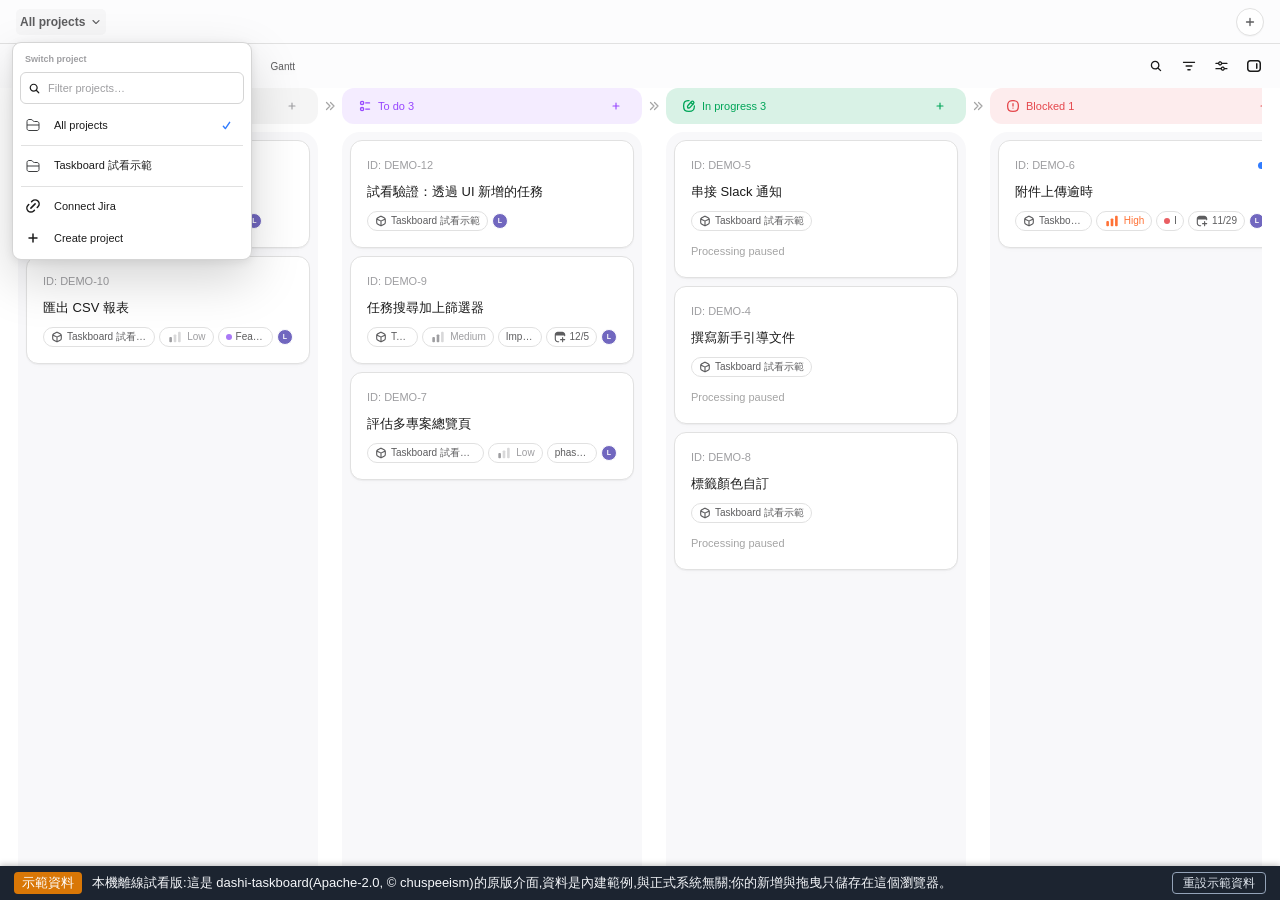
<file: index.html>
<!DOCTYPE html>
<html lang="zh-Hant">
<head>
<meta charset="utf-8">
<meta http-equiv="refresh" content="0; url=7-taskboard-app.html">
<title>Taskboard 試看示範</title>
<script>location.replace("7-taskboard-app.html" + location.search + location.hash);</script>
</head>
<body>
<p>正在開啟試看版……若未自動跳轉，<a href="7-taskboard-app.html">請點這裡</a>。</p>
</body>
</html>
</file>
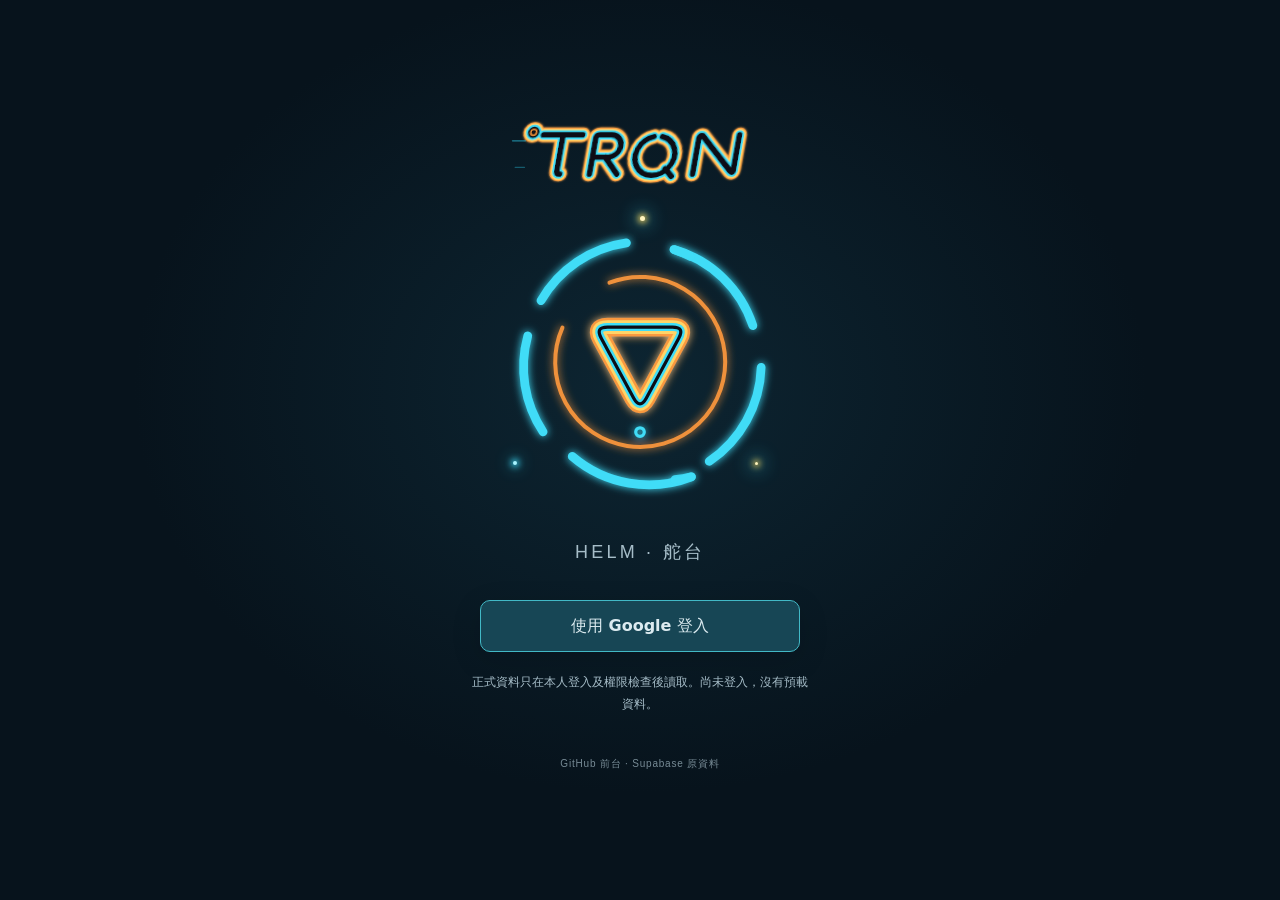
<file: native-readonly/4-trial.html>
<!-- Modified 2026-11-26 for the separate owner-gated Supabase read-only integration. Upstream Apache-2.0 retained; see SOURCE-AND-LICENSE.md. -->
<!doctype html>
<html lang="zh-Hant">
  <head>
    <meta charset="UTF-8" />
    <meta http-equiv="Content-Security-Policy" content="default-src 'none'; script-src 'self'; style-src 'self' 'unsafe-inline'; img-src 'self' data: blob:; font-src 'self' data:; connect-src https://lenpbbhwxyyfwgvjcozf.supabase.co; object-src 'none'; base-uri 'none'; form-action 'none'; frame-src 'none'; media-src 'none'" />
    <meta name="referrer" content="no-referrer" />
    <meta name="viewport" content="width=device-width, initial-scale=1.0" />
    <meta name="color-scheme" content="light dark" />
    <link rel="icon" href="../sb/favicon.svg" type="image/svg+xml" />
    <meta
      name="description"
      content="TRQN HELM 舵台，個人任務與專案工作空間。"
    />
    <title>TRQN HELM｜舵台</title>
    <script type="module" crossorigin src="./2-index-5P4uz2bM.js"></script>
    <link rel="stylesheet" crossorigin href="./3-index-Bvm403th.css">
  </head>
  <body>
    <div id="root"></div>
  </body>
</html>
</file>
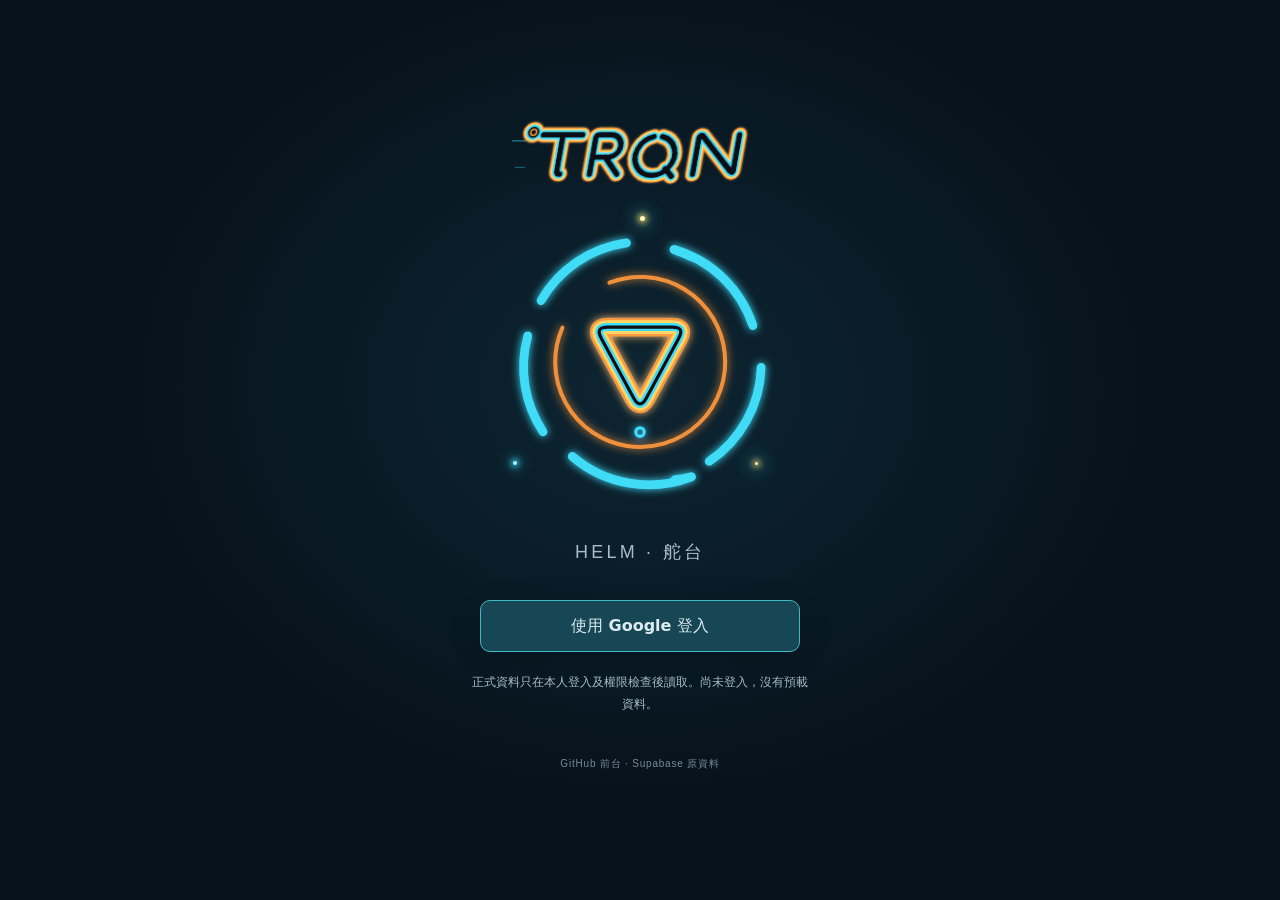
<file: native-readonly/6-trial.html>
<!-- Modified 2026-11-26 for the separate owner-gated Supabase read-only integration. Upstream Apache-2.0 retained; see SOURCE-AND-LICENSE.md. -->
<!doctype html>
<html lang="zh-Hant">
  <head>
    <meta charset="UTF-8" />
    <meta http-equiv="Content-Security-Policy" content="default-src 'none'; script-src 'self'; style-src 'self' 'unsafe-inline'; img-src 'self' data: blob:; font-src 'self' data:; connect-src https://lenpbbhwxyyfwgvjcozf.supabase.co; object-src 'none'; base-uri 'none'; form-action 'none'; frame-src 'none'; media-src 'none'" />
    <meta name="referrer" content="no-referrer" />
    <meta name="viewport" content="width=device-width, initial-scale=1.0" />
    <meta name="color-scheme" content="light dark" />
    <link rel="icon" href="../sb/favicon.svg" type="image/svg+xml" />
    <meta
      name="description"
      content="TRQN HELM 舵台，個人任務與專案工作空間。"
    />
    <title>TRQN HELM｜舵台</title>
    <script type="module" crossorigin src="./5-index-5P4uz2bM.js"></script>
    <link rel="stylesheet" crossorigin href="./3-index-Bvm403th.css">
  </head>
  <body>
    <div id="root"></div>
  </body>
</html>
</file>
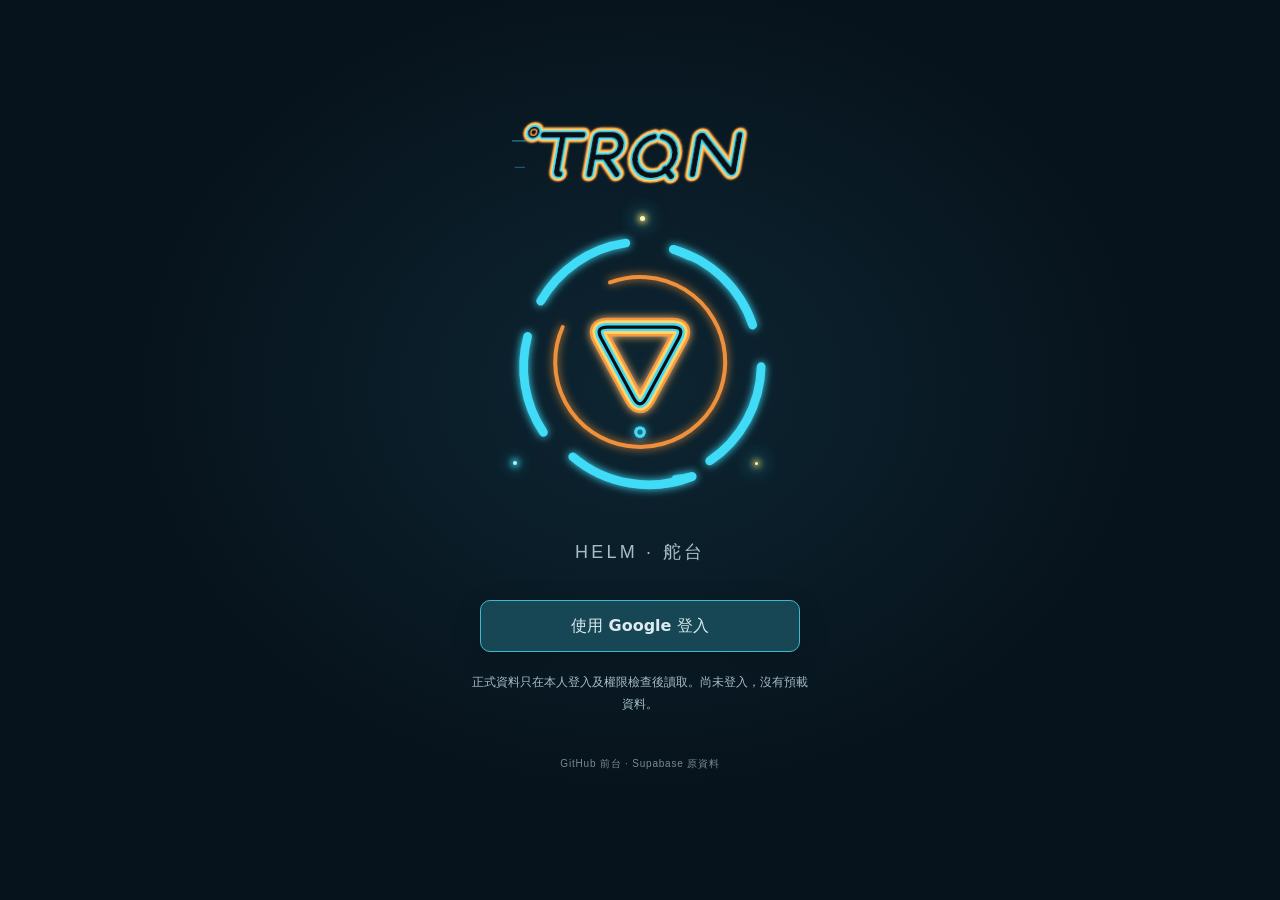
<file: sb/10-native-preview2302.html>
<!-- Modified 2026-11-26 for the separate owner-gated Supabase read-only integration. Upstream Apache-2.0 retained; see SOURCE-AND-LICENSE.md. -->
<!doctype html>
<html lang="zh-Hant">
  <head>
    <meta charset="UTF-8" />
    <meta http-equiv="Content-Security-Policy" content="default-src 'none'; script-src 'self'; style-src 'self' 'unsafe-inline'; img-src 'self' data: blob:; font-src 'self' data:; connect-src https://lenpbbhwxyyfwgvjcozf.supabase.co; object-src 'none'; base-uri 'none'; form-action 'none'; frame-src 'none'; media-src 'none'" />
    <meta name="referrer" content="no-referrer" />
    <meta name="viewport" content="width=device-width, initial-scale=1.0" />
    <meta name="color-scheme" content="light dark" />
    <link rel="icon" href="./favicon.svg" type="image/svg+xml" />
    <meta
      name="description"
      content="TRQN HELM 舵台，個人任務與專案工作空間。"
    />
    <title>TRQN HELM｜舵台</title>
    <script type="module" crossorigin src="./9-index-DVDOqZMn.js"></script>
    <link rel="stylesheet" crossorigin href="./2-index-Bvm403th.css">
  </head>
  <body>
    <div id="root"></div>
  </body>
</html>
</file>
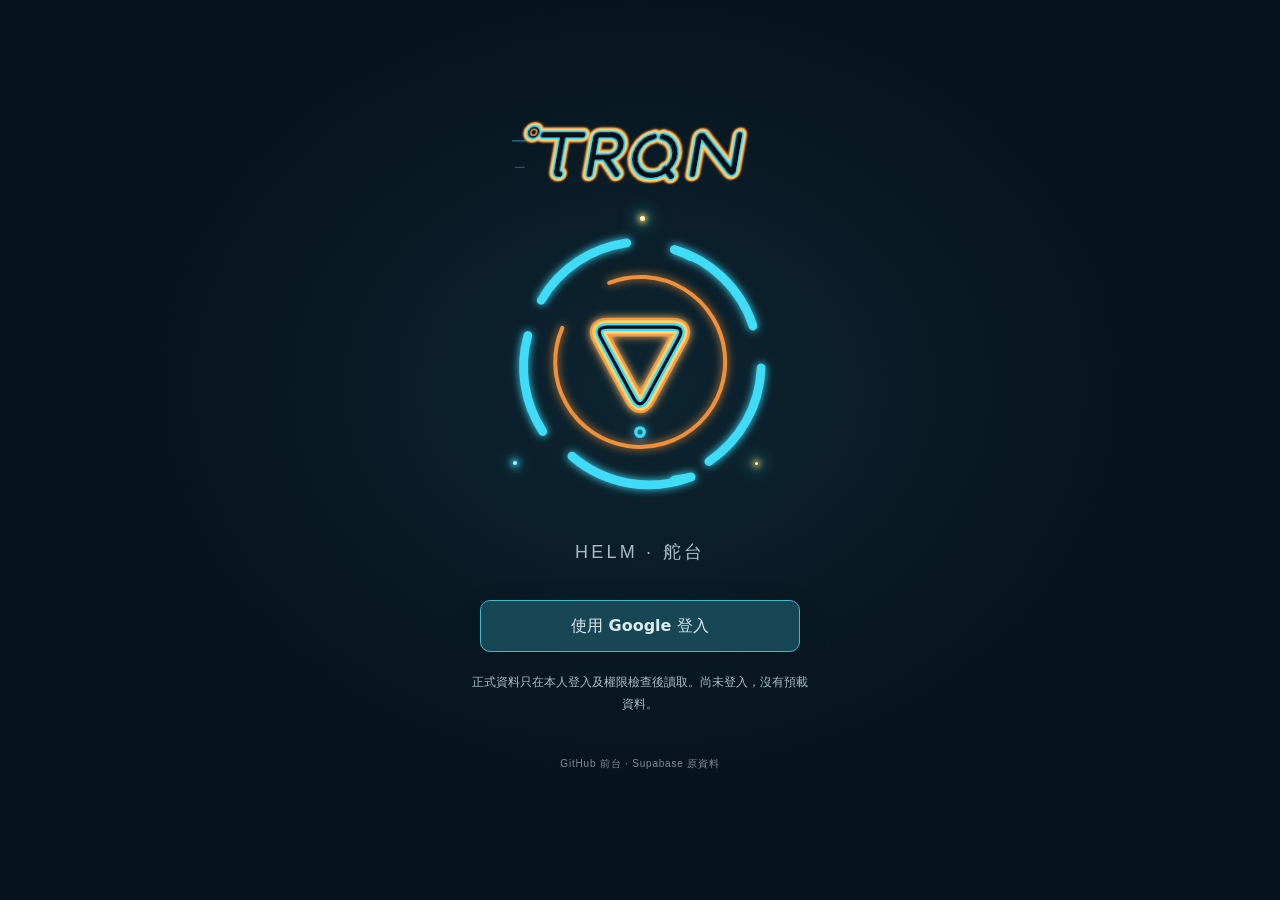
<file: sb/3-native-preview2240.html>
<!-- Modified 2026-11-26 for the separate owner-gated Supabase read-only integration. Upstream Apache-2.0 retained; see SOURCE-AND-LICENSE.md. -->
<!doctype html>
<html lang="zh-Hant">
  <head>
    <meta charset="UTF-8" />
    <meta http-equiv="Content-Security-Policy" content="default-src 'none'; script-src 'self'; style-src 'self' 'unsafe-inline'; img-src 'self' data: blob:; font-src 'self' data:; connect-src https://lenpbbhwxyyfwgvjcozf.supabase.co; object-src 'none'; base-uri 'none'; form-action 'none'; frame-src 'none'; media-src 'none'" />
    <meta name="referrer" content="no-referrer" />
    <meta name="viewport" content="width=device-width, initial-scale=1.0" />
    <meta name="color-scheme" content="light dark" />
    <link rel="icon" href="./favicon.svg" type="image/svg+xml" />
    <meta
      name="description"
      content="TRQN HELM 舵台，個人任務與專案工作空間。"
    />
    <title>TRQN HELM｜舵台</title>
    <script type="module" crossorigin src="./1-index-58AhRxBW.js"></script>
    <link rel="stylesheet" crossorigin href="./2-index-Bvm403th.css">
  </head>
  <body>
    <div id="root"></div>
  </body>
</html>
</file>
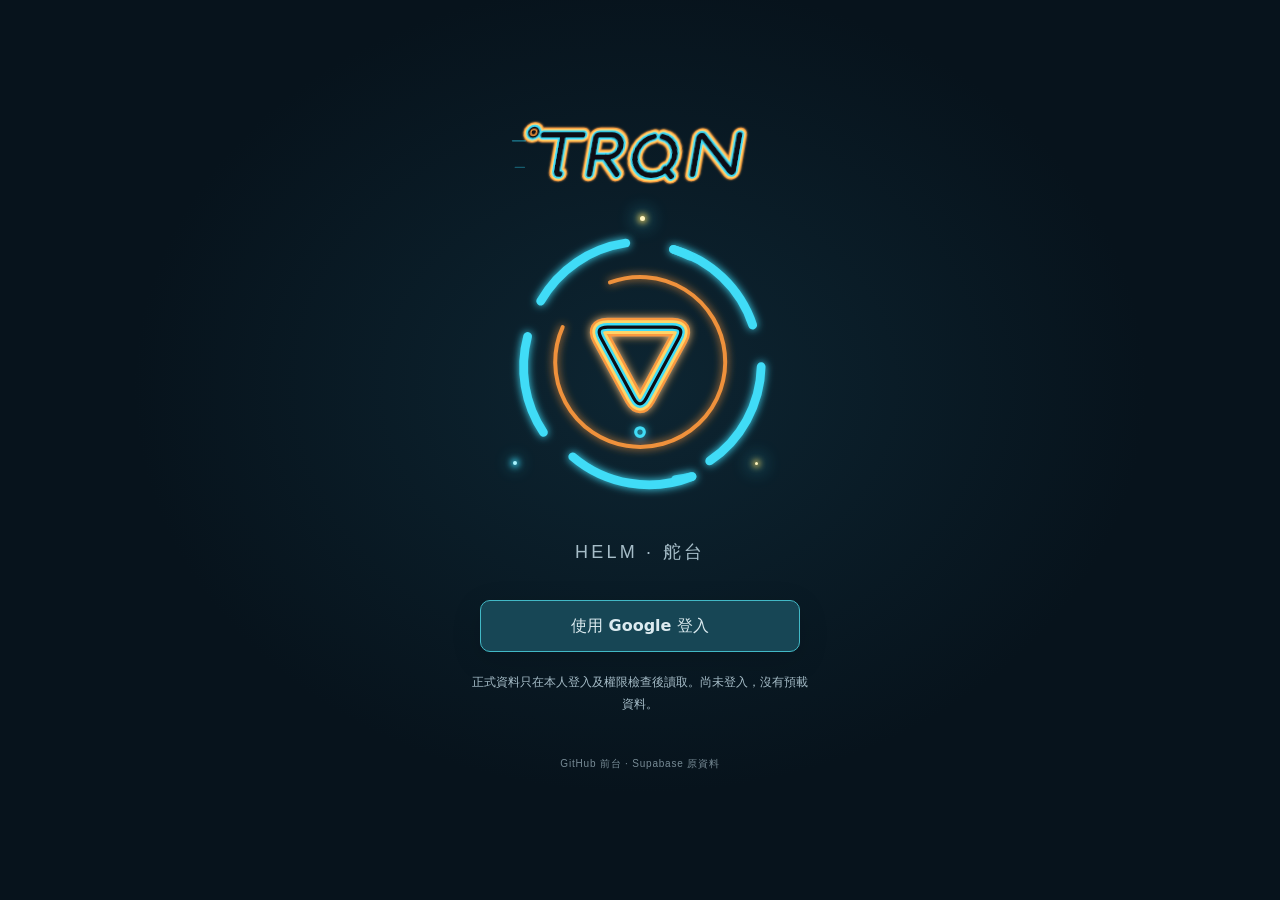
<file: sb/4-native-order2340.html>
<!-- Modified 2026-11-26 for the separate owner-gated Supabase read-only integration. Upstream Apache-2.0 retained; see SOURCE-AND-LICENSE.md. -->
<!doctype html>
<html lang="zh-Hant">
  <head>
    <meta charset="UTF-8" />
    <meta http-equiv="Content-Security-Policy" content="default-src 'none'; script-src 'self'; style-src 'self' 'unsafe-inline'; img-src 'self' data: blob:; font-src 'self' data:; connect-src https://lenpbbhwxyyfwgvjcozf.supabase.co; object-src 'none'; base-uri 'none'; form-action 'none'; frame-src 'none'; media-src 'none'" />
    <meta name="referrer" content="no-referrer" />
    <meta name="viewport" content="width=device-width, initial-scale=1.0" />
    <meta name="color-scheme" content="light dark" />
    <link rel="icon" href="./favicon.svg" type="image/svg+xml" />
    <meta
      name="description"
      content="TRQN HELM 舵台，個人任務與專案工作空間。"
    />
    <title>TRQN HELM｜舵台</title>
    <script type="module" crossorigin src="./1-index-DgsjwgOW.js"></script>
    <link rel="stylesheet" crossorigin href="./2-index-CA7sDZD9.css">
  </head>
  <body>
    <div id="root"></div>
  </body>
</html>
</file>
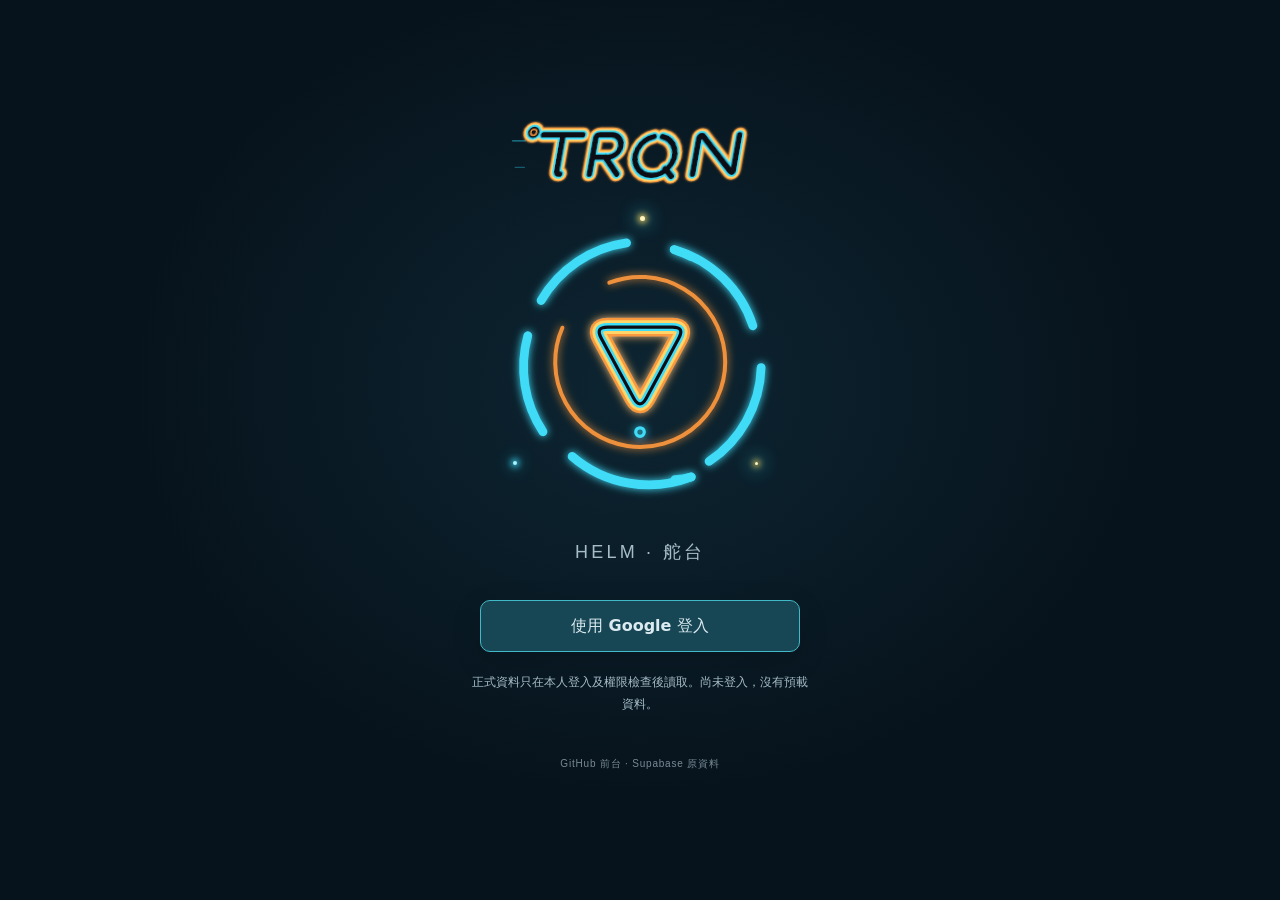
<file: sb/6-native-preview2253.html>
<!-- Modified 2026-11-26 for the separate owner-gated Supabase read-only integration. Upstream Apache-2.0 retained; see SOURCE-AND-LICENSE.md. -->
<!doctype html>
<html lang="zh-Hant">
  <head>
    <meta charset="UTF-8" />
    <meta http-equiv="Content-Security-Policy" content="default-src 'none'; script-src 'self'; style-src 'self' 'unsafe-inline'; img-src 'self' data: blob:; font-src 'self' data:; connect-src https://lenpbbhwxyyfwgvjcozf.supabase.co; object-src 'none'; base-uri 'none'; form-action 'none'; frame-src 'none'; media-src 'none'" />
    <meta name="referrer" content="no-referrer" />
    <meta name="viewport" content="width=device-width, initial-scale=1.0" />
    <meta name="color-scheme" content="light dark" />
    <link rel="icon" href="./favicon.svg" type="image/svg+xml" />
    <meta
      name="description"
      content="TRQN HELM 舵台，個人任務與專案工作空間。"
    />
    <title>TRQN HELM｜舵台</title>
    <script type="module" crossorigin src="./4-index-CUqv5QlU.js"></script>
    <link rel="stylesheet" crossorigin href="./2-index-Bvm403th.css">
  </head>
  <body>
    <div id="root"></div>
  </body>
</html>
</file>
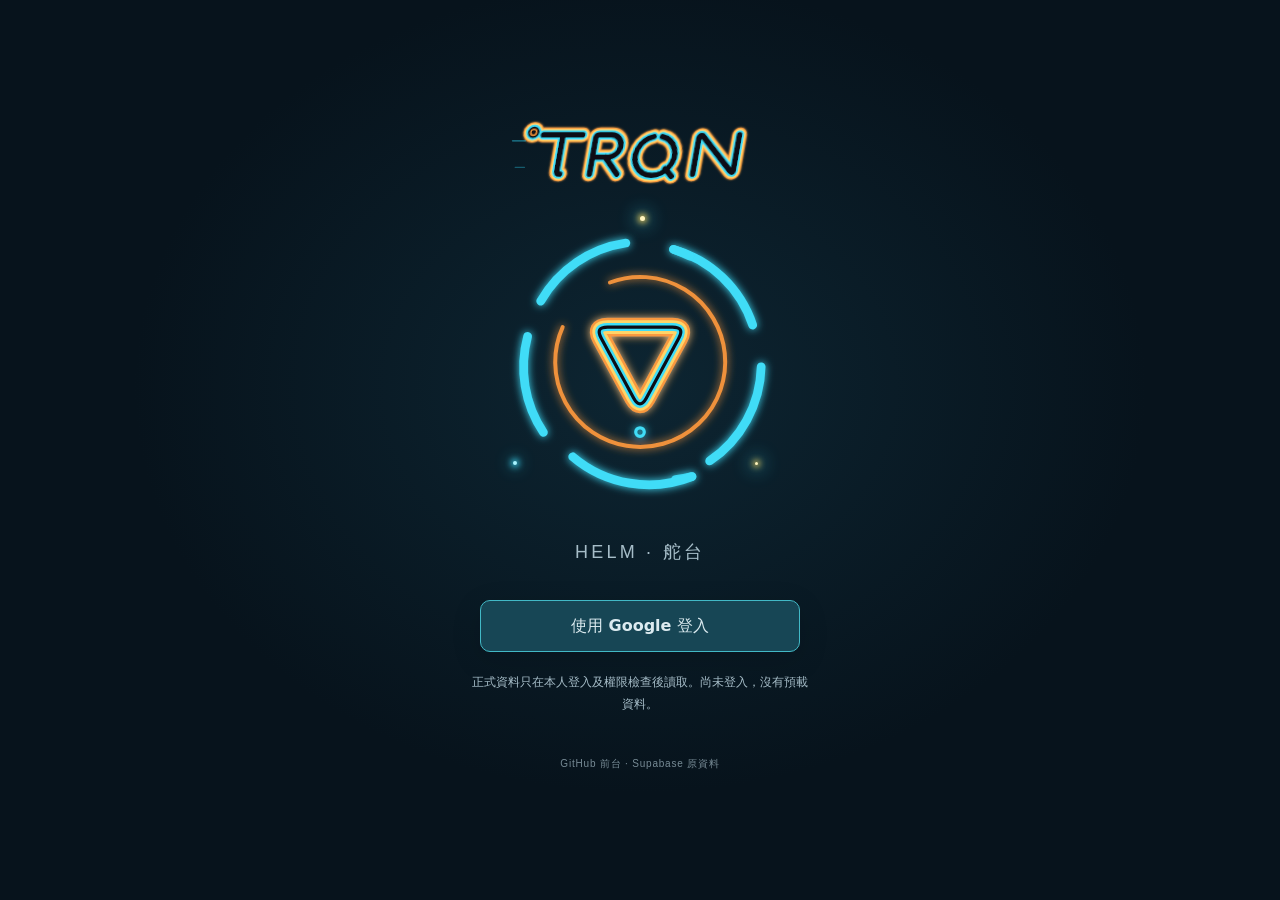
<file: sb/8-native-preview2300.html>
<!-- Modified 2026-11-26 for the separate owner-gated Supabase read-only integration. Upstream Apache-2.0 retained; see SOURCE-AND-LICENSE.md. -->
<!doctype html>
<html lang="zh-Hant">
  <head>
    <meta charset="UTF-8" />
    <meta http-equiv="Content-Security-Policy" content="default-src 'none'; script-src 'self'; style-src 'self' 'unsafe-inline'; img-src 'self' data: blob:; font-src 'self' data:; connect-src https://lenpbbhwxyyfwgvjcozf.supabase.co; object-src 'none'; base-uri 'none'; form-action 'none'; frame-src 'none'; media-src 'none'" />
    <meta name="referrer" content="no-referrer" />
    <meta name="viewport" content="width=device-width, initial-scale=1.0" />
    <meta name="color-scheme" content="light dark" />
    <link rel="icon" href="./favicon.svg" type="image/svg+xml" />
    <meta
      name="description"
      content="TRQN HELM 舵台，個人任務與專案工作空間。"
    />
    <title>TRQN HELM｜舵台</title>
    <script type="module" crossorigin src="./7-index-Bqel7Bz4.js"></script>
    <link rel="stylesheet" crossorigin href="./2-index-Bvm403th.css">
  </head>
  <body>
    <div id="root"></div>
  </body>
</html>
</file>
<file: native-readonly/3-index-Bvm403th.css>
.dashboard-view.dashboard-view{--dashboard-summary-text:#502bf5;--dashboard-other-label-color:#e2e2e2;--dashboard-contribution-1:#f9e1d7;--dashboard-contribution-2:#f6c5b1;--dashboard-contribution-3:#f8aa89;--dashboard-contribution-4:#e98155;scrollbar-width:none;background:0 0;padding:16px 8px 64px}:root[data-theme=dark] .dashboard-view.dashboard-view{--dashboard-summary-text:color-mix(in srgb, var(--accent) 55%, var(--text-primary));--dashboard-other-label-color:#fff3;--dashboard-contribution-1:color-mix(in srgb, #e98155 22%, var(--surface-muted));--dashboard-contribution-2:color-mix(in srgb, #e98155 42%, var(--surface-muted));--dashboard-contribution-3:color-mix(in srgb, #e98155 68%, var(--surface-muted));--dashboard-contribution-4:#e98155}.dashboard-view.dashboard-view::-webkit-scrollbar{display:none}.dashboard-view .dashboard-task-list::-webkit-scrollbar{display:none}.dashboard-view .dashboard-content{width:100%;min-width:0;max-width:1440px;margin-inline:auto;padding-inline:12px}.dashboard-view .dashboard-overview{grid-template-columns:repeat(3,minmax(0,1fr));gap:14px;min-height:160px;margin-bottom:14px;display:grid}.dashboard-view .dashboard-heading{flex-direction:column;grid-column:span 1;justify-content:flex-end;align-items:flex-start;gap:8px;min-width:0;max-width:none;min-height:160px;margin:0;padding:24px 8px 20px;display:flex}.dashboard-view .dashboard-heading h1{color:var(--text-primary);letter-spacing:-.8909px;margin:0;font-size:36px;font-weight:650;line-height:41.4px}.dashboard-view .dashboard-hero-value{align-items:baseline;gap:16px;min-width:0;margin:0;display:flex}.dashboard-view .dashboard-hero-value strong{color:#0000;letter-spacing:-3.43px;-webkit-text-fill-color:transparent;background:linear-gradient(93.9348deg,#5e6ad2 1.6282%,#d767c9 48.065%,#ff7236 77.088%,#f0bf00 98.372%);-webkit-background-clip:text;background-clip:text;flex:none;font-size:66px;font-weight:660;line-height:66px}.dashboard-view .dashboard-hero-value span{min-width:0;color:var(--text-tertiary);text-overflow:ellipsis;white-space:nowrap;padding:0;font-size:12px;font-weight:520;line-height:18px;overflow:hidden}.dashboard-view .dashboard-codex-summary{width:auto;min-width:0;max-width:none;min-height:132px;box-shadow:none;background:0 0;border:0;border-radius:0;grid-column:span 2;align-self:start;align-items:flex-end;gap:10px;margin:28px 0 0;padding:20px 0;display:flex}.dashboard-view .dashboard-codex-mark{object-fit:contain;background:0 0;border:0;border-radius:0;flex:none;width:26px;height:26px;display:block}.dashboard-view .dashboard-summary-bubble{background:linear-gradient(90deg,#5aa3f61a,#625af61a);border:0;border-radius:24px 24px 0;flex:auto;align-items:center;min-width:0;padding:18px 20px;display:flex}.dashboard-view .dashboard-summary-bubble p{color:var(--dashboard-summary-text);letter-spacing:normal;margin:0;font-size:16px;font-weight:520;line-height:1.7}.dashboard-view .dashboard-summary-bubble p.is-typing:after{content:"";vertical-align:-.14em;background:currentColor;border-radius:1px;width:1px;height:1.05em;margin-left:3px;animation:.72s step-end infinite dashboard-summary-caret;display:inline-block}@keyframes dashboard-summary-caret{0%,48%{opacity:1}49%,to{opacity:.16}}.dashboard-view .dashboard-metrics,.dashboard-view .dashboard-progress-panel,.dashboard-view .dashboard-grid{width:100%;max-width:none;margin-inline:0}.dashboard-view .dashboard-metrics{border:.5px solid var(--border);background:var(--surface);height:120px;box-shadow:var(--card-shadow);border-radius:12px;grid-template-columns:repeat(5,minmax(0,1fr));gap:0;margin-bottom:14px;display:grid;overflow:hidden}.dashboard-view .dashboard-analysis-heading{justify-content:space-between;align-items:flex-end;width:100%;height:43px;margin-bottom:14px;padding:16px 8px 0;display:flex}.dashboard-view .dashboard-analysis-heading h2{color:var(--text-primary);letter-spacing:-.8895px;margin:0;font-size:18px;font-weight:620;line-height:27px}.dashboard-view .dashboard-metric{--metric-color:var(--text-tertiary);border:0;border-left:.5px solid var(--border);min-width:0;min-height:0;box-shadow:none;background:0 0;border-radius:0;flex-direction:column;justify-content:flex-start;align-items:stretch;gap:12px;padding:20px 22px;display:flex}.dashboard-view .dashboard-metric:first-child{border-left:0}.dashboard-view .dashboard-metric.tone-progress{--metric-color:var(--status-progress)}.dashboard-view .dashboard-metric.tone-review{--metric-color:var(--status-review)}.dashboard-view .dashboard-metric.tone-blocked,.dashboard-view .dashboard-metric.tone-overdue{--metric-color:var(--status-blocked)}.dashboard-view .dashboard-metric.tone-backlog{--metric-color:var(--priority-high)}.dashboard-view .dashboard-metric-label{color:var(--text-secondary);font-size:12px;font-weight:560;line-height:18px}.dashboard-view .dashboard-metric-value{justify-content:space-between;align-items:flex-end;gap:12px;min-width:0;height:30px;display:flex}.dashboard-view .dashboard-metric-value strong{color:var(--text-primary);letter-spacing:-.9px;font-size:30px;font-weight:630;line-height:30px}.dashboard-view .dashboard-metric-value b{color:var(--metric-color);font-size:11px;font-weight:620;line-height:17px}.dashboard-view .dashboard-metric-meter{background:var(--surface-muted);border-radius:999px;flex:0 0 8px;width:100%;height:8px;display:block;overflow:hidden}.dashboard-view .dashboard-metric-meter i{border-radius:inherit;background:var(--metric-color);height:100%;display:block}.dashboard-view .dashboard-progress-panel{min-height:353px;margin-top:0}.dashboard-view .dashboard-progress-panel>.dashboard-progress-header{align-items:center;height:46px;min-height:46px;padding:12px 19px 12.5px}.dashboard-view .dashboard-progress-title{flex:none;display:flex}.dashboard-view .dashboard-progress-title>span{color:var(--text-primary);font-size:12px;font-weight:600;line-height:18px}.dashboard-view .dashboard-progress-legend{flex-direction:row;flex:auto;justify-content:flex-end;align-items:center;gap:clamp(28px,5vw,72px);padding-left:24px;display:flex}.dashboard-view .dashboard-progress-legend>span{min-width:74px;color:var(--text-secondary);align-items:center;gap:7px;font-size:12px;font-weight:600;line-height:18px;display:flex}.dashboard-view .dashboard-progress-legend i{background:currentColor;border-radius:2px;width:7px;height:7px}.dashboard-view .dashboard-progress-legend strong{color:var(--text-primary);font-size:12px;font-weight:620;line-height:18px}.dashboard-view .dashboard-progress-legend .tone-scope{color:var(--text-quaternary)}.dashboard-view .dashboard-progress-legend .tone-started{color:#6a79ff}.dashboard-view .dashboard-progress-legend .tone-completed{color:#22b889}.dashboard-view .dashboard-progress-body{flex-direction:column;flex:auto;justify-content:center;min-width:0;min-height:0;padding:8px 18px 13px;display:flex;overflow:hidden}.dashboard-view .dashboard-progress-chart{aspect-ratio:426/272;width:100%;height:auto;display:block;overflow:hidden}.dashboard-view .dashboard-progress-baseline{stroke:var(--border);stroke-width:.75px}.dashboard-view .dashboard-progress-completed-area{fill:url(#dashboard-progress-area)}.dashboard-view .dashboard-progress-forecast-area{fill:url(#dashboard-progress-forecast-area)}.dashboard-view .dashboard-progress-line{fill:none;stroke-linecap:round;stroke-linejoin:round;stroke-width:4px}.dashboard-view .dashboard-progress-line.tone-scope{stroke:var(--text-quaternary)}.dashboard-view .dashboard-progress-line.tone-started{stroke:#6a79ff}.dashboard-view .dashboard-progress-line.tone-completed{stroke:#22b889}.dashboard-view .dashboard-progress-projection{fill:none;stroke:#22b889;stroke-dasharray:2 2.6;stroke-linecap:round;stroke-width:1.1px}.dashboard-view .dashboard-progress-delivery-bar{fill:#22b889;opacity:.62}.dashboard-view .dashboard-progress-now-line{stroke:var(--border-strong);stroke-width:.75px}.dashboard-view .dashboard-progress-point{stroke:var(--surface);stroke-width:1.1px}.dashboard-view .dashboard-progress-point.tone-scope{fill:var(--text-quaternary)}.dashboard-view .dashboard-progress-point.tone-started{fill:#6a79ff}.dashboard-view .dashboard-progress-point.tone-completed{fill:#22b889}.dashboard-view .dashboard-progress-hover-line{pointer-events:none;stroke:var(--text-tertiary);stroke-dasharray:4 4;stroke-width:1px}.dashboard-view .dashboard-progress-tooltip{pointer-events:none}.dashboard-view .dashboard-progress-tooltip rect{fill:var(--surface-raised);stroke:var(--border);stroke-width:.75px;filter:drop-shadow(0 4px 10px #00000014)}.dashboard-view .dashboard-progress-tooltip text{fill:var(--text-secondary);font-size:10px;font-weight:520}.dashboard-view .dashboard-progress-tooltip .dashboard-progress-tooltip-date{fill:var(--text-primary);font-size:11px;font-weight:620}.dashboard-view .dashboard-progress-tooltip .dashboard-progress-tooltip-delta{fill:var(--text-tertiary);text-anchor:start}.dashboard-view .dashboard-progress-hitbox{cursor:crosshair;outline:none}.dashboard-view .dashboard-progress-axis-label{fill:var(--text-tertiary);font-size:10px;font-weight:500}.dashboard-view .dashboard-progress-axis-label.is-current{fill:var(--text-secondary);font-weight:600}.dashboard-view .dashboard-grid{grid-template-columns:repeat(3,minmax(0,1fr));gap:14px;display:grid}.dashboard-view .dashboard-panel{border:.5px solid var(--border);background:var(--surface);min-width:0;box-shadow:var(--card-shadow);border-radius:12px;flex-direction:column;display:flex;overflow:hidden}.dashboard-view .dashboard-primary-panel{height:324px;min-height:324px}.dashboard-view .dashboard-secondary-panel{height:254px;min-height:254px}.dashboard-view .dashboard-role-panel{height:259px;min-height:259px}.dashboard-view .dashboard-tertiary-panel{height:356px;min-height:356px}.dashboard-view .dashboard-contribution-panel{grid-column:span 2}.dashboard-view .dashboard-label-panel,.dashboard-view .dashboard-progress-panel{grid-column:auto}.dashboard-view .dashboard-progress-panel{order:1}.dashboard-view .dashboard-label-panel{order:2}.dashboard-view .dashboard-upcoming-panel{order:3}.dashboard-view .dashboard-grid .dashboard-progress-legend{gap:24px;padding-left:0}.dashboard-view .dashboard-grid .dashboard-progress-legend>span{min-width:74px}.dashboard-view .dashboard-panel>header{border-bottom:.5px solid var(--border);justify-content:space-between;align-items:center;gap:12px;width:100%;height:46px;min-height:46px;padding:12px 19px 12.5px;display:flex}.dashboard-view .dashboard-panel>header span{color:var(--text-primary);font-size:12px;font-weight:600;line-height:18px}.dashboard-view .dashboard-panel>header>b{min-width:0;color:var(--text-tertiary);background:0 0;border-radius:0;padding:0;font-size:12px;font-weight:520;line-height:18px}.dashboard-view .dashboard-role-panel>header>b{background:var(--surface-muted);text-align:center;border-radius:999px;min-width:25px;padding:3px 7px;font-size:9px;font-weight:600;line-height:13.5px}.dashboard-view .dashboard-priority-list{grid-template-columns:minmax(0,1fr);gap:18px;padding:20px 19px;display:grid}.dashboard-view .dashboard-priority-row{--priority-color:var(--priority-none);grid-template-columns:86px minmax(80px,1fr) 32px;align-items:center;gap:12px;min-height:17px;display:grid}.dashboard-view .dashboard-priority-row.priority-urgent{--priority-color:var(--priority-urgent)}.dashboard-view .dashboard-priority-row.priority-high{--priority-color:var(--priority-high)}.dashboard-view .dashboard-priority-row.priority-medium{--priority-color:var(--priority-medium)}.dashboard-view .dashboard-priority-row.priority-low{--priority-color:var(--priority-low)}.dashboard-view .dashboard-priority-row.priority-none{--priority-color:var(--priority-none)}.dashboard-view .dashboard-priority-name{min-width:0;color:var(--priority-color);align-items:center;gap:7px;font-size:11px;font-weight:520;line-height:17px;display:flex}.dashboard-view .dashboard-priority-name svg{flex:none;width:13px;height:13px;display:block}.dashboard-view .dashboard-priority-track{background:var(--surface-muted);border-radius:999px;width:100%;height:6px;display:block;overflow:hidden}.dashboard-view .dashboard-priority-track i{border-radius:inherit;background:var(--priority-color);min-width:2px;height:100%;display:block}.dashboard-view .dashboard-priority-row>strong{color:var(--text-secondary);text-align:right;font-size:11px;font-weight:560;line-height:17px}.dashboard-view .dashboard-task-list{scrollbar-width:none;flex:auto;align-content:start;gap:10px;min-width:0;min-height:0;padding:14px;display:grid;overflow:auto}.dashboard-view .dashboard-attention-row,.dashboard-view .dashboard-upcoming-row{border:.5px solid var(--border);background:var(--surface-hover);width:100%;color:inherit;text-align:left;border-radius:10px;align-items:center;gap:8px;padding:12.5px;transition:background .12s;display:grid}.dashboard-view .dashboard-attention-row:hover,.dashboard-view .dashboard-upcoming-row:hover{background:var(--surface-muted)}.dashboard-view .dashboard-attention-row{grid-template-columns:16px minmax(0,1fr) auto;min-height:42px}.dashboard-view .dashboard-attention-mark{place-items:center;width:16px;height:16px;display:grid}.dashboard-view .dashboard-attention-mark i{background:var(--accent);border-radius:50%;width:7px;height:7px}.dashboard-view .dashboard-attention-row strong,.dashboard-view .dashboard-upcoming-row strong{min-width:0;color:var(--text-primary);letter-spacing:.06px;text-overflow:ellipsis;white-space:nowrap;font-size:11px;font-weight:520;line-height:16.5px;overflow:hidden}.dashboard-view .dashboard-attention-row small,.dashboard-view .dashboard-upcoming-row time{color:var(--text-tertiary);letter-spacing:.17px;white-space:nowrap;font-size:9px;font-weight:400;line-height:13.5px}.dashboard-view .dashboard-running-card{border:.5px solid var(--border);background:var(--surface-hover);width:100%;min-width:0;max-width:100%;box-shadow:var(--card-shadow);cursor:pointer;border-radius:12px;flex-direction:column;justify-content:space-between;gap:10px;padding:16px;display:flex}.dashboard-view .dashboard-running-open{min-width:0;color:inherit;text-align:left;background:0 0;border:0;flex-direction:column;gap:3px;padding:0;display:flex}.dashboard-view .dashboard-running-open small{color:var(--text-tertiary);font-size:11px;font-weight:400;line-height:16.5px}.dashboard-view .dashboard-running-open strong{color:var(--text-primary);text-overflow:ellipsis;white-space:nowrap;font-size:13px;font-weight:520;line-height:19.5px;overflow:hidden}.dashboard-view .dashboard-running-footer{justify-content:space-between;align-items:center;gap:10px;min-width:0;display:flex}.dashboard-view .dashboard-running-footer .task-processing{gap:8px;min-width:0}.dashboard-view .dashboard-running-footer .task-processing-label{font-size:11px;line-height:16.5px}.dashboard-view .dashboard-role-body{scrollbar-width:none;flex:auto;min-height:0;padding:19px;overflow:auto}.dashboard-view .dashboard-role-stack{background:var(--surface-muted);border-radius:999px;gap:1px;width:100%;height:8px;display:flex;overflow:hidden}.dashboard-view .dashboard-role-stack i{min-width:2px;height:100%;display:block}.dashboard-view .dashboard-role-stack .tone-0,.dashboard-view .dashboard-role-share.tone-0{--role-color:#5e6ad2}.dashboard-view .dashboard-role-stack .tone-1,.dashboard-view .dashboard-role-share.tone-1{--role-color:#d25e5e}.dashboard-view .dashboard-role-stack .tone-2,.dashboard-view .dashboard-role-share.tone-2{--role-color:#5eccd2}.dashboard-view .dashboard-role-stack .tone-3,.dashboard-view .dashboard-role-share.tone-3{--role-color:#f9ac28}.dashboard-view .dashboard-role-stack .tone-4,.dashboard-view .dashboard-role-share.tone-4{--role-color:#8b8d92}.dashboard-view .dashboard-role-stack i{background:var(--role-color)}.dashboard-view .dashboard-role-list{margin-top:12px;display:grid}.dashboard-view .dashboard-role-row{border-bottom:.5px solid var(--border);grid-template-columns:24px minmax(0,1fr) auto;align-items:center;gap:9px;min-height:50px;display:grid}.dashboard-view .dashboard-role-row:last-child{border-bottom:0}.dashboard-view .dashboard-role-row .actor-avatar{width:24px;height:24px;font-size:9px}.dashboard-view .dashboard-role-copy{flex-direction:column;min-width:0;display:flex}.dashboard-view .dashboard-role-copy strong{color:var(--text-primary);text-overflow:ellipsis;white-space:nowrap;font-size:11px;font-weight:600;line-height:16.5px;overflow:hidden}.dashboard-view .dashboard-role-copy small{color:var(--text-tertiary);font-size:9px;font-weight:400;line-height:13.5px}.dashboard-view .dashboard-role-share{color:var(--role-color);font-size:14px;font-weight:620;line-height:21px}.dashboard-view .dashboard-contribution-body{flex:auto;align-items:center;min-width:0;min-height:0;padding:19px;display:flex}.dashboard-view .dashboard-contribution-chart{--contribution-gap:clamp(1px, .2vw, 3px);width:100%;min-width:0;margin-inline:auto}.dashboard-view .dashboard-contribution-months{gap:var(--contribution-gap);min-width:0;height:15px;color:var(--text-tertiary);grid-template-columns:repeat(52,minmax(0,1fr));margin-left:25px;font-size:8px;line-height:1;display:grid}.dashboard-view .dashboard-contribution-months span{white-space:nowrap}.dashboard-view .dashboard-contribution-main{grid-template-columns:18px minmax(0,1fr);align-items:stretch;gap:7px;min-width:0;display:grid}.dashboard-view .dashboard-contribution-weekdays{color:var(--text-tertiary);grid-template-rows:repeat(7,minmax(0,1fr));font-size:8px;line-height:1;display:grid}.dashboard-view .dashboard-contribution-weekdays span{align-self:center}.dashboard-view .dashboard-contribution-grid{gap:var(--contribution-gap);grid-template-rows:repeat(7,auto);grid-template-columns:repeat(52,minmax(0,1fr));grid-auto-flow:column;min-width:0;display:grid}.dashboard-view .dashboard-contribution-cell{aspect-ratio:1;background:var(--surface-muted);border-radius:2.5px;min-width:0;display:block}.dashboard-view .dashboard-contribution-cell.level-1{background:var(--dashboard-contribution-1)}.dashboard-view .dashboard-contribution-cell.level-2{background:var(--dashboard-contribution-2)}.dashboard-view .dashboard-contribution-cell.level-3{background:var(--dashboard-contribution-3)}.dashboard-view .dashboard-contribution-cell.level-4{background:var(--dashboard-contribution-4)}.dashboard-view .dashboard-contribution-cell.is-future{visibility:hidden}.dashboard-view .dashboard-contribution-legend{height:22px;color:var(--text-tertiary);justify-content:flex-end;align-items:center;gap:4px;font-size:8px;line-height:12px;display:flex}.dashboard-view .dashboard-contribution-legend .dashboard-contribution-cell{flex:none;width:9px;height:9px}.dashboard-view .dashboard-upcoming-row{grid-template-columns:14px minmax(0,1fr) auto;min-height:42px}.dashboard-view .dashboard-upcoming-row img{width:14px;height:14px;display:block}:root[data-theme=dark] .dashboard-view .dashboard-upcoming-row img{filter:invert()}.dashboard-view .dashboard-label-chart{grid-template-columns:max-content max-content minmax(0,1fr);align-content:start;gap:6px 8px;width:calc(100% - 32px);padding:20px;display:grid;overflow:hidden}.dashboard-view .dashboard-label-chart-row{display:contents}.dashboard-view .dashboard-label-chart-row>strong{color:var(--text-secondary);letter-spacing:.06px;white-space:nowrap;justify-self:end;font-size:11px;font-weight:520;line-height:17px}.dashboard-view .dashboard-label-chart-row>span{color:var(--text-tertiary);letter-spacing:.17px;text-align:right;white-space:nowrap;place-self:center start;font-size:9px;font-weight:500;line-height:13.5px}.dashboard-view .dashboard-label-chart-row>span b{font-weight:600}.dashboard-view .dashboard-label-chart-row>i{border-radius:8px;align-self:center;min-width:2px;max-width:100%;height:8px}.dashboard-view .dashboard-empty{min-height:104px;color:var(--text-tertiary);justify-content:center;align-items:center;font-size:9px;display:flex}@media (width<=1000px){.dashboard-view .dashboard-overview,.dashboard-view .dashboard-grid{grid-template-columns:repeat(2,minmax(0,1fr))}.dashboard-view .dashboard-heading,.dashboard-view .dashboard-codex-summary{grid-column:span 1}.dashboard-view .dashboard-metrics{grid-template-columns:repeat(2,minmax(0,1fr));height:auto}.dashboard-view .dashboard-metric{border-top:.5px solid var(--border);border-left:.5px solid var(--border);min-height:120px}.dashboard-view .dashboard-metric:nth-child(-n+2){border-top:0}.dashboard-view .dashboard-metric:nth-child(odd){border-left:0}.dashboard-view .dashboard-contribution-panel{grid-column:span 2}}@media (width<=760px){.dashboard-view.dashboard-view{padding:16px 10px 40px}.dashboard-view .dashboard-overview,.dashboard-view .dashboard-grid{grid-template-columns:minmax(0,1fr)}.dashboard-view .dashboard-heading,.dashboard-view .dashboard-codex-summary,.dashboard-view .dashboard-contribution-panel,.dashboard-view .dashboard-label-panel{grid-column:auto}.dashboard-view .dashboard-heading{min-height:150px}.dashboard-view .dashboard-codex-summary{min-height:0;margin-top:0;padding:0 0 20px}.dashboard-view .dashboard-summary-bubble p{font-size:15px}.dashboard-view .dashboard-primary-panel,.dashboard-view .dashboard-secondary-panel,.dashboard-view .dashboard-tertiary-panel{height:auto;min-height:254px}.dashboard-view .dashboard-label-chart{width:100%}.dashboard-view .dashboard-progress-panel>.dashboard-progress-header{flex-wrap:wrap;height:auto}.dashboard-view .dashboard-progress-legend{flex-basis:100%;order:3;justify-content:flex-start;gap:24px;width:100%;padding:12px 0 0}}@media (width<=520px){.dashboard-view .dashboard-heading h1{font-size:30px}.dashboard-view .dashboard-hero-value strong{font-size:56px;line-height:56px}.dashboard-view .dashboard-metrics{grid-template-columns:minmax(0,1fr)}.dashboard-view .dashboard-metric,.dashboard-view .dashboard-metric:nth-child(-n+2),.dashboard-view .dashboard-metric:nth-child(odd){border-top:.5px solid var(--border);border-left:0}.dashboard-view .dashboard-metric:first-child{border-top:0}.dashboard-view .dashboard-progress-legend{grid-template-columns:repeat(3,minmax(0,1fr));gap:12px;display:grid}.dashboard-view .dashboard-progress-legend>span{min-width:0}}.inline-media-composer.ProseMirror{white-space:pre-wrap;white-space:break-spaces;-webkit-font-variant-ligatures:none;font-variant-ligatures:none;font-feature-settings:"liga" 0;outline:none;position:relative}.inline-media-composer.ProseMirror>:first-child{margin-top:0}.inline-media-composer.ProseMirror>:last-child{margin-bottom:0}.inline-media-composer.ProseMirror h1,.inline-media-composer.ProseMirror h2,.inline-media-composer.ProseMirror h3,.inline-media-composer.ProseMirror h4,.inline-media-composer.ProseMirror h5,.inline-media-composer.ProseMirror h6{margin:18px 0 8px;font-weight:620}.issue-description-composer .inline-media-composer.ProseMirror h1,.inline-media-description.ProseMirror h1{font-size:20px;line-height:28px}.issue-description-composer .inline-media-composer.ProseMirror h2,.inline-media-description.ProseMirror h2{font-size:18px;line-height:26px}.issue-description-composer .inline-media-composer.ProseMirror h3,.inline-media-description.ProseMirror h3{font-size:16px;line-height:24px}.issue-description-composer .inline-media-composer.ProseMirror h4,.issue-description-composer .inline-media-composer.ProseMirror h5,.issue-description-composer .inline-media-composer.ProseMirror h6,.inline-media-description.ProseMirror h4,.inline-media-description.ProseMirror h5,.inline-media-description.ProseMirror h6{font-size:15px;line-height:24px}.comment-inline-media.ProseMirror h1{margin:12px 0 6px;font-size:17px;font-weight:620;line-height:25px}.comment-inline-media.ProseMirror h2{margin:10px 0 6px;font-size:16px;font-weight:600;line-height:24px}.comment-inline-media.ProseMirror h3,.comment-inline-media.ProseMirror h4,.comment-inline-media.ProseMirror h5,.comment-inline-media.ProseMirror h6{margin:8px 0 6px;font-size:15px;font-weight:600;line-height:24px}.issue-description-composer .inline-media-composer.ProseMirror p,.inline-media-description.ProseMirror p{margin:0 0 10px}.comment-inline-media.ProseMirror p{margin:0 0 6px}.inline-media-composer.ProseMirror strong{font-weight:650}.inline-media-composer.ProseMirror .inline-media-attachment .composer-attachment-copy strong{font-weight:520}.inline-media-composer.ProseMirror a{color:var(--accent);text-decoration:none}.inline-media-composer.ProseMirror ul,.inline-media-composer.ProseMirror ol{margin:6px 0 10px;padding-left:24px}.inline-media-composer.ProseMirror blockquote{border-left:2px solid var(--border-strong);color:var(--text-secondary);margin:12px 0;padding:2px 0 2px 13px}.inline-media-composer.ProseMirror blockquote>:last-child{margin-bottom:0}.inline-media-composer.ProseMirror hr{border:0;border-top:var(--border-hairline) solid var(--border);height:0;margin:18px 0}.inline-media-composer.ProseMirror code{background:var(--surface-muted);border-radius:4px;padding:1px 5px;font-family:ui-monospace,SFMono-Regular,Menlo,Monaco,Consolas,monospace;font-size:.9em}.inline-media-composer.ProseMirror pre{border:var(--border-hairline) solid var(--border);background:var(--surface-muted);white-space:pre;border-radius:7px;max-width:100%;margin:12px 0;padding:11px 13px;font-size:13px;line-height:20px;overflow:auto}.inline-media-composer.ProseMirror pre code{font-size:inherit;background:0 0;padding:0}.inline-media-composer.ProseMirror .inline-media-mermaid-editor{margin:12px 0}.inline-media-composer.ProseMirror .inline-media-mermaid-preview .markdown-mermaid{margin:0}.inline-media-composer.ProseMirror .inline-media-mermaid-source{margin:6px 0 0}.inline-media-composer.ProseMirror .inline-media-atom{-webkit-user-select:none;user-select:none;position:relative}.inline-media-composer.ProseMirror img.ProseMirror-separator{border:0!important;margin:0!important;display:inline!important}.inline-media-composer.ProseMirror .inline-media-image-atom,.inline-media-composer.ProseMirror .inline-media-attachment-atom{display:block}.inline-media-composer.ProseMirror .inline-media-video-atom{aspect-ratio:16/9;width:min(640px,100%);margin-bottom:10px}.inline-media-composer.ProseMirror li{position:relative}.inline-media-composer.ProseMirror li+li{margin-top:3px}.issue-description-composer .inline-media-composer.ProseMirror li>p,.comment-inline-media.ProseMirror li>p{margin-bottom:3px}.inline-media-description.ProseMirror li>p{margin-bottom:4px}:is(.inline-media-composer.ProseMirror ul:has(>li.task-list-item),.inline-media-composer.ProseMirror ol:has(>li.task-list-item)){padding-left:2px;list-style:none}.inline-media-composer.ProseMirror li.task-list-item{grid-template-columns:14px minmax(0,1fr);column-gap:7px;list-style:none;display:grid}.inline-media-composer.ProseMirror li.task-list-item>input[type=checkbox]{width:14px;height:14px;accent-color:var(--accent);cursor:pointer;margin:calc(.5lh - 7px) 0 0;padding:0}.inline-media-composer.ProseMirror .inline-media-task-content{min-width:0}.inline-media-composer.ProseMirror .inline-media-task-content>p{margin-bottom:0}.inline-media-composer.ProseMirror p:has(+.inline-media-attachment-atom:not(.inline-media-video-atom)){margin-bottom:0}.inline-media-composer.ProseMirror table{border:var(--border-hairline) solid var(--border);border-spacing:0;border-radius:7px;width:100%;margin:12px 0;overflow:hidden}.inline-media-composer.ProseMirror th,.inline-media-composer.ProseMirror td{border-right:var(--border-hairline) solid var(--border);border-bottom:var(--border-hairline) solid var(--border);text-align:left;vertical-align:top;padding:7px 9px}.inline-media-composer.ProseMirror th{background:var(--surface-muted);font-weight:600}.inline-media-composer.ProseMirror tr>:last-child{border-right:0}.inline-media-composer.ProseMirror tr:last-child>*{border-bottom:0}.inline-media-composer.ProseMirror .inline-media-image{margin:10px 0}.inline-media-composer.ProseMirror.ProseMirror-hideselection ::selection{background:0 0}.inline-media-composer.ProseMirror.ProseMirror-hideselection{caret-color:#0000}.inline-media-composer.ProseMirror .ProseMirror-gapcursor{pointer-events:none;display:none;position:absolute}.inline-media-composer.ProseMirror .ProseMirror-gapcursor:after{content:"";border-top:1px solid;width:20px;animation:1.1s steps(2,start) infinite inline-media-cursor-blink;display:block;position:absolute;top:-2px}.inline-media-composer.ProseMirror .inline-media-video-atom+.ProseMirror-gapcursor:after{border-top:0;border-left:1px solid;width:0;height:18px;top:-9px}.inline-media-composer.ProseMirror .ProseMirror-gapcursor:has(+.inline-media-video-atom):after{border-top:0;border-left:1px solid;width:0;height:18px;top:-9px}.inline-media-composer.ProseMirror.ProseMirror-focused .ProseMirror-gapcursor{display:block}@keyframes inline-media-cursor-blink{to{visibility:hidden}}.project-readme-container{box-sizing:border-box;-webkit-user-select:text;user-select:text;flex:1;min-width:0;min-height:0;padding:32px 40px 80px;overflow:auto}.project-readme-content{box-sizing:border-box;width:min(781px,100%);margin:0 auto;padding:0 14px 34px}.project-readme-loading{min-height:320px;color:var(--text-tertiary);flex-direction:column;flex:1;justify-content:center;align-items:center;gap:12px;font-size:13px;display:flex}.project-readme-spinner{border:2px solid var(--border);border-top-color:var(--accent,#5e6ad2);border-radius:50%;width:24px;height:24px;animation:.8s linear infinite project-readme-spin}@keyframes project-readme-spin{to{transform:rotate(360deg)}}.project-readme-alert{border-radius:6px;align-items:center;gap:8px;margin-bottom:18px;padding:10px 14px;font-size:13px;display:flex}.project-readme-alert.error{color:#dc2626;background:#dc26261a;border:1px solid #dc262633}@font-face{font-family:Inter;font-style:normal;font-weight:300;font-display:swap;src:url(https://fonts.gstatic.com/s/inter/v20/UcCO3FwrK3iLTeHuS_nVMrMxCp50SjIw2boKoduKmMEVuOKfMZg.ttf)format("truetype")}@font-face{font-family:Inter;font-style:normal;font-weight:400;font-display:swap;src:url(https://fonts.gstatic.com/s/inter/v20/UcCO3FwrK3iLTeHuS_nVMrMxCp50SjIw2boKoduKmMEVuLyfMZg.ttf)format("truetype")}@font-face{font-family:Inter;font-style:normal;font-weight:500;font-display:swap;src:url(https://fonts.gstatic.com/s/inter/v20/UcCO3FwrK3iLTeHuS_nVMrMxCp50SjIw2boKoduKmMEVuI6fMZg.ttf)format("truetype")}@font-face{font-family:Inter;font-style:normal;font-weight:600;font-display:swap;src:url(https://fonts.gstatic.com/s/inter/v20/UcCO3FwrK3iLTeHuS_nVMrMxCp50SjIw2boKoduKmMEVuGKYMZg.ttf)format("truetype")}@font-face{font-family:Inter;font-style:normal;font-weight:700;font-display:swap;src:url(https://fonts.gstatic.com/s/inter/v20/UcCO3FwrK3iLTeHuS_nVMrMxCp50SjIw2boKoduKmMEVuFuYMZg.ttf)format("truetype")}@font-face{font-family:Inter;font-style:normal;font-weight:800;font-display:swap;src:url(https://fonts.gstatic.com/s/inter/v20/UcCO3FwrK3iLTeHuS_nVMrMxCp50SjIw2boKoduKmMEVuDyYMZg.ttf)format("truetype")}:root{--dhx-gantt-theme:terrace;--dhx-gantt-font-family:Inter, Helvetica, Arial, sans-serif;--dhx-gantt-font-size:14px;--dhx-gantt-heading-font-size:calc(var(--dhx-gantt-font-size) + 2px);--dhx-gantt-heading-font-weight:600;--dhx-gantt-important-font-size:var(--dhx-gantt-font-size);--dhx-gantt-important-line-height:142%;--dhx-gantt-important-font-weight:500;--dhx-gantt-regular-font-size:var(--dhx-gantt-font-size);--dhx-gantt-regular-font-weight:400;--dhx-gantt-regular-line-height:142%;--dhx-gantt-caption-font-size:calc(var(--dhx-gantt-font-size) - 2px);--dhx-gantt-caption-font-weight:400;--dhx-gantt-caption-line-height:132%;--dhx-gantt-base-colors-white:#fff;--dhx-gantt-base-colors-select:#e0e5f3;--dhx-gantt-base-colors-hover-color:#e0e0e0;--dhx-gantt-base-colors-border-light:#f0f0f0;--dhx-gantt-base-colors-border:#dfe0e1;--dhx-gantt-base-colors-icons:#a1a4a6;--dhx-gantt-base-colors-icons-active:color-mix(in hsl increasing hue, var(--dhx-gantt-base-colors-icons) 100%, #000 12.6%);--dhx-gantt-base-colors-icons-hover:color-mix(in hsl increasing hue, var(--dhx-gantt-base-colors-icons) 100%, #000 28.5%);--dhx-gantt-base-colors-disabled:#e9e9e9;--dhx-gantt-base-colors-readonly:var(--dhx-gantt-base-colors-icons);--dhx-gantt-base-colors-text-light:#555d63;--dhx-gantt-base-colors-text-base:#23272a;--dhx-gantt-base-colors-text-on-fill:#ffffffe6;--dhx-gantt-base-colors-background:#fff;--dhx-gantt-base-colors-background-alt:#f2f2f2;--dhx-gantt-base-colors-primary:#537cfa;--dhx-gantt-base-colors-primary-hover:color-mix(in hsl increasing hue, var(--dhx-gantt-base-colors-primary) 100%, #000 6%);--dhx-gantt-base-colors-primary-active:color-mix(in hsl increasing hue, var(--dhx-gantt-base-colors-primary) 100%, #000 16.6%);--dhx-gantt-base-colors-primary-lighter:color-mix(in hsl increasing hue, var(--dhx-gantt-base-colors-primary) 20%, #0000 100%);--dhx-gantt-base-colors-warning:#fab936;--dhx-gantt-base-colors-error:#e3334e;--dhx-gantt-base-colors-error-hover:color-mix(in hsl increasing hue, var(--dhx-gantt-base-colors-error) 100%, #000 6%);--dhx-gantt-base-colors-error-active:color-mix(in hsl increasing hue, var(--dhx-gantt-base-colors-error) 100%, #000 16.6%);--dhx-gantt-base-colors-error-lighter:color-mix(in hsl increasing hue, var(--dhx-gantt-base-colors-error) 20%, #0000 100%);--dhx-gantt-base-colors-error-text:var(--dhx-gantt-base-colors-text-on-fill);--dhx-gantt-base-colors-success:#1bc297;--dhx-gantt-container-background:var(--dhx-gantt-base-colors-background);--dhx-gantt-container-color:var(--dhx-gantt-base-colors-text-base);--dhx-gantt-offtime-background:var(--dhx-gantt-base-colors-background-alt);--dhx-gantt-scale-background:var(--dhx-gantt-container-background);--dhx-gantt-scale-border-vertical:1px solid var(--dhx-gantt-base-colors-border-light);--dhx-gantt-scale-border-horizontal:1px solid var(--dhx-gantt-base-colors-border);--dhx-gantt-scale-color:var(--dhx-gantt-base-colors-text-light);--dhx-gantt-grid-body-background:transparent;--dhx-gantt-grid-scale-background:var(--dhx-gantt-scale-background);--dhx-gantt-grid-scale-color:var(--dhx-gantt-scale-color);--dhx-gantt-grid-scale-border-vertical:var(--dhx-gantt-scale-border-vertical);--dhx-gantt-timeline-scale-background:var(--dhx-gantt-scale-background);--dhx-gantt-timeline-scale-color:var(--dhx-gantt-scale-color);--dhx-gantt-timeline-scale-border-vertical:var(--dhx-gantt-scale-border-vertical);--dhx-gantt-grid-cell-border:1px solid transparent;--dhx-gantt-grid-row-border:var(--dhx-gantt-scale-border-horizontal);--dhx-gantt-base-transition:.2s ease;--dhx-gantt-box-shadow-s:0px 4px 24px 0px #2c2f3c14;--dhx-gantt-box-shadow-m:0px 4px 24px 0px #2c2f3c5c;--dhx-gantt-box-shadow-l:0px 4px 24px 0px #2c2f3c8f;--dhx-gantt-icon-size:1.5em;--dhx-gantt-base-module:4px;--dhx-gantt-base-padding:4px;--dhx-gantt-border-radius:var(--dhx-gantt-base-module);--dhx-gantt-transition:all .3s;--dhx-gantt-default-border:1px solid var(--dhx-gantt-base-colors-border);--dhx-gantt-header-border:var(--dhx-gantt-default-border);--dhx-gantt-task-blue:var(--dhx-gantt-base-colors-primary);--dhx-gantt-task-green:#20b56d;--dhx-gantt-task-violet:#d071ef;--dhx-gantt-task-yellow:linear-gradient(180deg, #ffb725 0%, #ffbb25 31.25%, #faea27 100%);--dhx-gantt-baseline-background-0:#00b4ff;--dhx-gantt-baseline-background-1:#df6de3;--dhx-gantt-baseline-background-2:#ff957d;--dhx-gantt-baseline-background-3:#25c79d;--dhx-gantt-baseline-background-4:#ff6fb0;--dhx-gantt-baseline-background-5:#ffc470;--dhx-gantt-baseline-background-6:#fde720;--dhx-gantt-baseline-background-7:#47afd0;--dhx-gantt-baseline-background-8:#da9dff;--dhx-gantt-baseline-background-9:#bee964;--dhx-gantt-task-font-size:var(--dhx-gantt-regular-font-size);--dhx-gantt-task-line-height:var(--dhx-gantt-regular-line-height);--dhx-gantt-task-font-weight:var(--dhx-gantt-regular-font-weight);--dhx-gantt-task-background-primary:var(--dhx-gantt-base-colors-primary);--dhx-gantt-task-border-radius:var(--dhx-gantt-border-radius);--dhx-gantt-task-background:var(--dhx-gantt-task-blue);--dhx-gantt-task-border:none;--dhx-gantt-task-color:var(--dhx-gantt-base-colors-text-on-fill);--dhx-gantt-project-color:var(--dhx-gantt-task-color);--dhx-gantt-task-line-text:var(--dhx-gantt-container-color);--dhx-gantt-task-row-border:1px solid var(--dhx-gantt-base-colors-border);--dhx-gantt-task-row-background:var(--dhx-gantt-container-background);--dhx-gantt-task-row-background--odd:var(--dhx-gantt-container-background);--dhx-gantt-task-progress-color:#00000026;--dhx-gantt-project-progress-color:var(--dhx-gantt-task-progress-color);--dhx-gantt-project-background:var(--dhx-gantt-task-green);--dhx-gantt-milestone-background:var(--dhx-gantt-task-violet);--dhx-gantt-task-marker-color:var(--dhx-gantt-task-background);--dhx-gantt-popup-background:var(--dhx-gantt-container-background);--dhx-gantt-popup-color:var(--dhx-gantt-container-color);--dhx-gantt-popup-border:none;--dhx-gantt-popup-border-radius:var(--dhx-gantt-border-radius);--dhx-gantt-tooltip-background:var(--dhx-gantt-base-colors-text-base);--dhx-gantt-tooltip-color:var(--dhx-gantt-container-background);--dhx-gantt-tooltip-border:none;--dhx-gantt-tooltip-border-radius:var(--dhx-gantt-popup-border-radius);--dhx-gantt-link-background:var(--dhx-gantt-base-colors-icons);--dhx-gantt-link-background-hover:var(--dhx-gantt-base-colors-text-light);--dhx-gantt-link-critical-background:var(--dhx-gantt-base-colors-error);--dhx-gantt-link-handle-offset:8px;--dhx-gantt-link-handle-size:10px;--dhx-gantt-link-handle-border:var(--dhx-gantt-base-colors-icons);--dhx-gantt-link-handle-border-hover:var(--dhx-gantt-base-colors-border);--dhx-gantt-link-handle-background:var(--dhx-gantt-base-colors-border);--dhx-gantt-link-handle-background-hover:var(--dhx-gantt-base-colors-text-light);--dhx-gantt-progress-handle-border:var(--dhx-gantt-base-colors-border);--dhx-gantt-progress-handle-background:var(--dhx-gantt-base-colors-icons);--dhx-gantt-progress-handle-background-hover:var(--dhx-gantt-base-colors-icons-hover);--dhx-gantt-control-height:32px;--dhx-gantt-checkbox-height:20px;--dhx-gantt-lightbox_font-family:var(--dhx-gantt-font-family);--dhx-gantt-lightbox-font-size:var(--dhx-gantt-important-font-size);--dhx-gantt-lightbox-font-weight:var(--dhx-gantt-important-font-weight);--dhx-gantt-lightbox-background:var(--dhx-gantt-popup-background);--dhx-gantt-lightbox-border:var(--dhx-gantt-popup-border);--dhx-gantt-lightbox-control-border:var(--dhx-gantt-default-border);--dhx-gantt-lightbox-color:var(--dhx-gantt-popup-color);--dhx-gantt-lightbox-padding:12px;--dhx-gantt-lightbox-title-background:var(--dhx-gantt-base-colors-select);--dhx-gantt-lightbox-title-color:var(--dhx-gantt-lightbox-color);--dhx-gantt-lightbox-title-font-size:var(--dhx-gantt-heading-font-size);--dhx-gantt-lightbox-max-width:622px;--dhx-gantt-lightbox-wide-max-width:738px;--dhx-gantt-lightbox-width:560px;--dhx-gantt-btn-order:row-reverse;--dhx-gantt-btn-background:var(--dhx-gantt-base-colors-primary);--dhx-gantt-btn-color:var(--dhx-gantt-base-colors-text-on-fill);--dhx-gantt-btn-border-color:var(--dhx-gantt-base-colors-primary);--dhx-gantt-btn-color-hover:var(--dhx-gantt-base-colors-text-on-fill);--dhx-gantt-btn-background-hover:var(--dhx-gantt-base-colors-primary-hover);--dhx-gantt-btn-border-hover:var(--dhx-gantt-base-colors-primary-hover);--dhx-gantt-btn-color-active:var(--dhx-gantt-base-colors-text-on-fill);--dhx-gantt-btn-background-active:var(--dhx-gantt-base-colors-primary-active);--dhx-gantt-btn-border-active:var(--dhx-gantt-base-colors-primary-active);--dhx-gantt-btn-background-disabled:var(--dhx-gantt-base-colors-disabled);--dhx-gantt-btn-color-disabled:var(--dhx-gantt-base-colors-icons);--dhx-gantt-btn-border-color-disabled:var(--dhx-gantt-base-colors-disabled);--dhx-gantt-btn-outline-background:transparent;--dhx-gantt-btn-outline-color:var(--dhx-gantt-base-colors-primary);--dhx-gantt-btn-outline-border-color:var(--dhx-gantt-base-colors-primary);--dhx-gantt-btn-outline-background-hover:var(--dhx-gantt-base-colors-primary-lighter);--dhx-gantt-btn-outline-color-hover:var(--dhx-gantt-base-colors-primary-hover);--dhx-gantt-btn-outline-border-hover:var(--dhx-gantt-base-colors-primary-hover);--dhx-gantt-btn-outline-background-active:var(--dhx-gantt-base-colors-primary-active);--dhx-gantt-btn-outline-color-active:var(--dhx-gantt-base-colors-text-on-fill);--dhx-gantt-btn-outline-border-active:var(--dhx-gantt-base-colors-primary-active);--dhx-gantt-btn-outline-background-disabled:transparent;--dhx-gantt-btn-outline-color-disabled:var(--dhx-gantt-base-colors-icons);--dhx-gantt-btn-outline-border-color-disabled:var(--dhx-gantt-base-colors-icons);--dhx-gantt-btn-text-transform:none;--dhx-gantt-info-background:var(--dhx-gantt-popup-background);--dhx-gantt-info-color:var(--dhx-gantt-popup-color);--dhx-gantt-info-border:var(--dhx-gantt-popup-border);--dhx-gantt-info-shadow:var(--dhx-gantt-box-shadow-m);--dhx-gantt-modal-background:var(--dhx-gantt-popup-background);--dhx-gantt-modal-color:var(--dhx-gantt-popup-color);--dhx-gantt-modal-border:var(--dhx-gantt-popup-border);--dhx-gantt-modal-padding:16px;--dhx-gantt-modal-width:320px;--dhx-gantt-modal-border-radius:var(--dhx-gantt-popup-border-radius);--dhx-gantt-undo-delete-background:var(--dhx-gantt-base-colors-text-base);--dhx-gantt-undo-delete-color:var(--dhx-gantt-task-color)}:root[data-gantt-theme=dark]{--dhx-gantt-theme:dark;--dhx-gantt-base-colors-disabled:#3d3d3d;--dhx-gantt-base-colors-text-light:#aaa;--dhx-gantt-base-colors-text-base:#ffffffe6;--dhx-gantt-base-colors-background:#141414;--dhx-gantt-base-colors-background-alt:#383838;--dhx-gantt-base-colors-border:#4b4b4b;--dhx-gantt-base-colors-border-light:#4b4b4b;--dhx-gantt-navline-font-color:var(--dhx-gantt-base-colors-text-base);--dhx-gantt-base-colors-primary:#3b72f8;--dhx-gantt-base-colors-error:#eb284f;--dhx-gantt-base-colors-select:#2a2a2a;--dhx-gantt-base-colors-hover-color:#2a2a2a;--dhx-gantt-base-colors-icons:#aaa;--dhx-gantt-scale-color:var(--dhx-gantt-base-colors-text-light);--dhx-gantt-popup-background:#1b1b1c;--dhx-gantt-popup-border:1px solid #4b4b4b;--dhx-gantt-btn-font-weight:600;--dhx-gantt-undo-delete-background:var(--dhx-gantt-popup-background);--dhx-gantt-link-handle-border:var(--dhx-gantt-base-colors-border);--dhx-gantt-link-handle-background:var(--dhx-gantt-base-colors-background)}:root[data-gantt-theme=meadow]{--dhx-gantt-theme:meadow;--dhx-gantt-font-family:Segoe UI, Arial, san-serif;--dhx-gantt-base-colors-primary:#0288d1;--dhx-gantt-base-colors-select:#ffebbc;--dhx-gantt-task-background:#e1ffd4;--dhx-gantt-base-colors-border:#cecece;--dhx-gantt-task-text-font-size:14px;--dhx-gantt-task-text-font-weight:500;--dhx-gantt-heading-font-size:22px;--dhx-gantt-heading-font-weight:300;--dhx-gantt-caption-font-size:14px;--dhx-gantt-caption-font-weight:400;--dhx-gantt-scale-color:#42464b;--dhx-gantt-container-color:#3f3f3f;--dhx-gantt-border-radius:0;--dhx-gantt-box-shadow-s:0 3px 5px 0 #0000001a;--dhx-gantt-box-shadow-m:0px 4px 24px 0px #2c2f3c5c;--dhx-gantt-box-shadow-l:0px 4px 24px 0px #2c2f3c8f;--dhx-gantt-scale-background:#f4f2ea;--dhx-gantt-task-color:#1e2022;--dhx-gantt-project-background:#c7d8f7;--dhx-gantt-milestone-background:#db7dc5;--dhx-gantt-task-border:1px solid #3588c5;--dhx-gantt-task-progress-color:#a7d991;--dhx-gantt-project-progress-color:#9ab9f1;--dhx-gantt-link-background:#ffb96d;--dhx-gantt-lightbox-title-background:#f4f2ea;--dhx-gantt-popup-background:#fcfaf3;--dhx-gantt-popup-color:var(--dhx-gantt-container-color);--dhx-gantt-popup-border:1px solid #cac8bd}:root[data-gantt-theme=skyblue]{--dhx-gantt-theme:skyblue;--dhx-gantt-font-family:Segoe UI, Arial, san-serif;--dhx-gantt-base-colors-primary:#0288d1;--dhx-gantt-task-background:#eff6fb;--dhx-gantt-base-colors-border:#cecece;--dhx-gantt-task-text-font-size:14px;--dhx-gantt-task-text-font-weight:500;--dhx-gantt-heading-font-size:22px;--dhx-gantt-heading-font-weight:300;--dhx-gantt-caption-font-size:14px;--dhx-gantt-caption-font-weight:400;--dhx-gantt-scale-color:#42464b;--dhx-gantt-border-radius:0;--dhx-gantt-box-shadow-s:0 3px 5px 0 #0000001a;--dhx-gantt-box-shadow-m:0px 4px 24px 0px #2c2f3c5c;--dhx-gantt-box-shadow-l:0px 4px 24px 0px #2c2f3c8f;--dhx-gantt-scale-background:#dfedff;--dhx-gantt-task-color:#1e2022;--dhx-gantt-project-background:#eff6fb;--dhx-gantt-milestone-background:#db7dc5;--dhx-gantt-task-border:1px solid #3588c5;--dhx-gantt-task-progress-color:linear-gradient(0deg, #abcee8 0, #5aa0d3 36%, #bfdaee);--dhx-gantt-link-background:#4a8f43;--dhx-gantt-lightbox-title-background:#eff6fb}:root[data-gantt-theme=skyblue] .gantt_grid_scale,:root[data-gantt-theme=skyblue] .gantt_task_scale,:root[data-gantt-theme=skyblue] .gantt_task_vscroll{background-image:linear-gradient(#e4f0ff,#dfedff,#d5e8ff);box-shadow:inset 0 1px 1px #fff}:root[data-gantt-theme=broadway]{--dhx-gantt-theme:broadway;--dhx-gantt-font-family:Segoe UI, Arial, san-serif;--dhx-gantt-base-colors-primary:#0288d1;--dhx-gantt-base-colors-select:#fff3a1;--dhx-gantt-task-background:#17b2fb;--dhx-gantt-base-colors-border:#cecece;--dhx-gantt-halfhour-border:1px solid #e8e8e8;--dhx-gantt-task-title-font-size:12px;--dhx-gantt-task-text-font-size:14px;--dhx-gantt-task-text-font-weight:500;--dhx-gantt-heading-font-size:22px;--dhx-gantt-heading-font-weight:300;--dhx-gantt-caption-font-size:14px;--dhx-gantt-caption-font-weight:400;--dhx-gantt-scale-color:#767676;--dhx-gantt-border-radius:0;--dhx-gantt-box-shadow-s:0 3px 5px 0 #0000001a;--dhx-gantt-box-shadow-m:0px 4px 24px 0px #2c2f3c5c;--dhx-gantt-box-shadow-l:0px 4px 24px 0px #2c2f3c8f;--dhx-gantt-grid-scale-background:#4f4f4f;--dhx-gantt-grid-scale-border-vertical:1px solid #c1c1c1;--dhx-gantt-grid-scale-color:#e1e1e1;--dhx-gantt-timeline-scale-background:#dbdbdb;--dhx-gantt-timeline-scale-border-vertical:1px solid #ebebeb;--dhx-gantt-timeline-scale-color:#494949;--dhx-gantt-grid-body-background:#dbdbdb;--dhx-gantt-lightbox-title-background:#4f4f4f;--dhx-gantt-lightbox-title-color:#e1e1e1;--dhx-gantt-task-color:#fff;--dhx-gantt-link-background:#ffb96d;--dhx-gantt-project-background:#65c16f;--dhx-gantt-project-progress-color:#46ad51;--dhx-gantt-task-progress-color:#04a4f0;--dhx-gantt-milestone-background:#db7dc5}:root[data-gantt-theme=broadway] .gantt_grid_data{--dhx-gantt-task-row-background:var(--dhx-gantt-grid-body-background);--dhx-gantt-task-row-background--odd:var(--dhx-gantt-grid-body-background)}:root[data-gantt-theme=material]{--dhx-gantt-theme:material;--dhx-gantt-font-family:Roboto, Inter, Helvetica, Arial, sans-serif;--dhx-gantt-base-colors-primary:#448aff;--dhx-gantt-task-background:var(--dhx-gantt-base-colors-primary);--dhx-gantt-project-background:#1de9b6;--dhx-gantt-milestone-background:#ffc107;--dhx-gantt-task-progress-color:#0003;--dhx-gantt-project-color:#0009;--dhx-gantt-base-colors-border:#e0e0e0;--dhx-gantt-task-title-font-size:calc(var(--dhx-gantt-font-size) - 2px);--dhx-gantt-task-text-font-size:var(--dhx-gantt-font-size);--dhx-gantt-task-text-font-weight:500;--dhx-gantt-heading-font-size:20px;--dhx-gantt-caption-font-size:var(--dhx-gantt-font-size);--dhx-gantt-caption-font-weight:500;--dhx-gantt-btn-font-weight:500;--dhx-gantt-heading-font-weight:500;--dhx-gantt-hours-font-size:calc(var(--dhx-gantt-font-size) - 2px);--dhx-gantt-base-colors-text-base:#000000bf;--dhx-gantt-base-transition:.15s ease;--dhx-gantt-header-border:1px solid transparent;--dhx-gantt-scale-color:#0000008a;--dhx-gantt-base-colors-select:#00c7b533;--dhx-gantt-base-colors-hover-color:var(--dhx-gantt-base-colors-select);--dhx-gantt-border-radius:0;--dhx-gantt-task-border-radius:18px;--dhx-gantt-btn-text-transform:uppercase;--dhx-gantt-btn-padding:1px 20px 0;--dhx-gantt-link-handle-size:16px;--dhx-gantt-progress-handle-background:#fff;--dhx-gantt-progress-handle-border:var(--dhx-gantt-base-colors-border);--dhx-gantt-box-shadow-s:0 3px 5px 0 #0000001a;--dhx-gantt-box-shadow-m:0px 4px 24px 0px #2c2f3c5c;--dhx-gantt-box-shadow-l:0px 4px 24px 0px #2c2f3c8f;--dhx-gantt-lightbox-title-background:var(--dhx-gantt-container-background);--dhx-gantt-lightbox-title-color:var(--dhx-gantt-base-colors-text-base);--dhx-gantt-lightbox-title-font-size:calc(var(--dhx-gantt-font-size) + 2px);--dhx-gantt-lightbox-padding:30px;--dhx-gantt-lightbox-width:610px;--dhx-gantt-lightbox-wide-max-width:640px;--dhx-gantt-btn-order:row;--dhx-gantt-btn-outline-border-color:transparent;--dhx-gantt-btn-outline-border-hover:transparent;--dhx-gantt-btn-outline-border-active:transparent;--dhx-gantt-btn-outline-border-color-disabled:transparent}:root[data-gantt-theme=material] .dhx_cal_ltitle{text-transform:uppercase;padding:18px var(--dhx-gantt-lightbox-padding) 8px;border-bottom-color:#0000;font-weight:400}:root[data-gantt-theme=material] .gantt_grid .gantt_grid_scale .gantt_grid_head_cell,:root[data-gantt-theme=material] .gantt_task .gantt_task_scale .gantt_scale_cell{text-transform:uppercase;font-weight:500}:root[data-gantt-theme=material] .dhx_cal_ltitle_controls{--dhx-gantt-base-colors-icons:var(--dhx-gantt-lightbox-title-color)}:root[data-gantt-theme=material] .gantt_cal_lsection{margin-top:12px;margin-bottom:4px}:root[data-gantt-theme=material] .gantt_cal_ltitle{padding:18px var(--dhx-gantt-lightbox-padding);border-bottom-color:#0000}:root[data-gantt-theme=material] .gantt_cal_lcontrols{padding-top:30px;padding-bottom:40px}:root[data-gantt-theme=material] .gantt_add,:root[data-gantt-theme=material] .gantt_grid_head_add{--dhx-gantt-base-colors-icons:#70d0c2;--dhx-gantt-base-colors-icons-active:color-mix(in hsl increasing hue, var(--dhx-gantt-base-colors-icons) 100%, #000 12.6%);--dhx-gantt-base-colors-icons-hover:color-mix(in hsl increasing hue, var(--dhx-gantt-base-colors-icons) 100%, #000 28.5%)}:root[data-gantt-theme=material] .gantt_grid_data .gantt_row,:root[data-gantt-theme=material] .gantt_grid_data .gantt_row.odd{transition:background var(--dhx-gantt-base-transition)}:root[data-gantt-theme=material] .gantt_grid_head_cell{transition:border-color ground var(--dhx-gantt-base-transition);border-right:1px solid #0000}:root[data-gantt-theme=material] .gantt_grid_scale:hover .gantt_grid_head_cell{border-right:var(--dhx-gantt-grid-scale-border-vertical)}:root[data-gantt-theme=material] .gantt_grid_column_resize_wrap .gantt_grid_column_resize{transition:background var(--dhx-gantt-base-transition);background-color:#0000}:root[data-gantt-theme=material] .gantt_grid_column_resize_wrap:hover .gantt_grid_column_resize{background-color:var(--dhx-gantt-base-colors-border)}:root[data-gantt-theme=material] div.gantt_grid_scale:after,:root[data-gantt-theme=material] div.gantt_scale_line:last-child:after{content:"";z-index:1;background-color:#0000;width:100%;height:1px;display:block;position:absolute;box-shadow:0 1px 2px #0003,0 2px 3px #0000001a}:root[data-gantt-theme=material] div.gantt_scale_line:last-child:after{bottom:-1px}:root[data-gantt-theme=material] .gantt_link_control{--dhx-gantt-link-handle-border:var(--dhx-gantt-task-background);--dhx-gantt-link-handle-background:#fff;--dhx-gantt-link-handle-border-hover:var(--dhx-gantt-task-background);--dhx-gantt-link-handle-background-hover:#fff}:root[data-gantt-theme=material] .gantt_task_line.gantt_milestone{--dhx-gantt-task-border-radius:2px;margin-top:-1px}:root[data-gantt-theme=contrast-white]{--dhx-gantt-theme:contrast-white;--dhx-gantt-base-colors-disabled:#c2c2c2;--dhx-gantt-base-colors-text-light:#303030;--dhx-gantt-base-colors-text-base:#303030;--dhx-gantt-base-colors-background:#fff;--dhx-gantt-base-colors-background-alt:#929292;--dhx-gantt-base-colors-border:#4d595b;--dhx-gantt-base-colors-border-light:#4d595b;--dhx-gantt-base-colors-text-on-fill:#ffffffe6;--dhx-gantt-base-colors-primary:#0a47cd;--dhx-gantt-task-background:#0a47cd;--dhx-gantt-task-border:1px solid #0000001a;--dhx-gantt-project-background:#157949;--dhx-gantt-base-colors-warning:#fcba2e;--dhx-gantt-base-colors-success:#77d257;--dhx-gantt-base-colors-error:#d01e11;--dhx-gantt-base-colors-error-text:#141414;--dhx-gantt-btn-color:#fff;--dhx-gantt-btn-color-hover:#fff;--dhx-gantt-btn-color-active:#fff;--dhx-gantt-base-colors-select:#e7e5e5;--dhx-gantt-base-colors-hover-color:#e7e5e5;--dhx-gantt-base-colors-icons:#303030;--dhx-gantt-scale-color:var(--dhx-gantt-base-colors-text-light);--dhx-gantt-popup-background:#fff;--dhx-gantt-popup-border:1px solid #4d595b;--dhx-gantt-font-size:16px;--dhx-gantt-heading-font-size:24px;--dhx-gantt-important-font-size:16px;--dhx-gantt-regular-font-size:16px;--dhx-gantt-caption-font-size:16px;--dhx-gantt-btn-outline-color-hover:#212121;--dhx-gantt-btn-outline-color-active:#fff}:root[data-gantt-theme=contrast-black]{--dhx-gantt-theme:contrast-black;--dhx-gantt-base-colors-disabled:#3d3d3d;--dhx-gantt-base-colors-text-light:#cfcfcf;--dhx-gantt-base-colors-text-base:#fff;--dhx-gantt-base-colors-background:#141414;--dhx-gantt-base-colors-background-alt:#4f4f4f;--dhx-gantt-base-colors-border:#fffc;--dhx-gantt-base-colors-border-light:#fffc;--dhx-gantt-base-colors-text-on-fill:#141414;--dhx-gantt-base-colors-primary:#a395ff;--dhx-gantt-task-background:#a395ff;--dhx-gantt-project-background:#77d257;--dhx-gantt-milestone-background:#fcba2e;--dhx-gantt-task-border:1px solid #0000001a;--dhx-gantt-base-colors-warning:#694e02;--dhx-gantt-base-colors-success:#115700;--dhx-gantt-base-colors-error:#ffa7a0;--dhx-gantt-base-colors-error-text:#141414;--dhx-gantt-base-colors-select:#2a2a2a;--dhx-gantt-base-colors-hover-color:#2a2a2a;--dhx-gantt-base-colors-icons:#aaa;--dhx-gantt-scale-color:var(--dhx-gantt-base-colors-text-light);--dhx-gantt-popup-background:#1b1b1c;--dhx-gantt-undo-delete-background:var(--dhx-gantt-popup-background);--dhx-gantt-undo-delete-color:var(--dhx-gantt-base-colors-text-base);--dhx-gantt-popup-border:1px solid #4b4b4b;--dhx-gantt-font-size:16px;--dhx-gantt-heading-font-size:24px;--dhx-gantt-important-font-size:16px;--dhx-gantt-regular-font-size:16px;--dhx-gantt-caption-font-size:16px;--dhx-gantt-btn-outline-color-hover:var(--dhx-gantt-base-colors-text-light);--dhx-gantt-btn-outline-color-active:var(--dhx-gantt-base-colors-text-light)}.dhx_gantt_button--mixin{background:var(--dhx-gantt-btn-background);color:var(--dhx-gantt-btn-color);border:1px solid var(--dhx-gantt-btn-border-color);border-radius:var(--dhx-gantt-border-radius);height:var(--dhx-gantt-control-height);padding:var(--dhx-gantt-btn-padding,0 20px);box-sizing:border-box;font-weight:500;font-size:var(--dhx-gantt-font-size);font-family:var(--dhx-gantt-font-family);font-weight:var(--dhx-gantt-btn-font-weight,normal);text-transform:var(--dhx-gantt-btn-text-transform);cursor:pointer;--dhx-gantt-icon-size:18px;flex-shrink:0;justify-content:center;align-items:center;gap:4px;line-height:142%;display:flex}.dhx_gantt_button--mixin:hover{background:var(--dhx-gantt-btn-background-hover);color:var(--dhx-gantt-btn-color-hover);border-color:var(--dhx-gantt-btn-border-hover)}.dhx_gantt_button--mixin:active{background:var(--dhx-gantt-btn-background-active);color:var(--dhx-gantt-btn-color-active);border-color:var(--dhx-gantt-btn-border-active)}.dhx_gantt_button--mixin:disabled{background:var(--dhx-gantt-btn-background-disabled);color:var(--dhx-gantt-btn-color-disabled);border-color:var(--dhx-gantt-btn-border-disabled)}.dhx_gantt_button_outline--mixin{--dhx-gantt-icon-size:18px;--dhx-gantt-base-colors-icons:var(--dhx-gantt-btn-color);--dhx-gantt-btn-background:var(--dhx-gantt-btn-outline-background);--dhx-gantt-btn-color:var(--dhx-gantt-btn-outline-color);--dhx-gantt-btn-border-color:var(--dhx-gantt-btn-outline-border-color);--dhx-gantt-btn-background-hover:var(--dhx-gantt-btn-outline-background-hover);--dhx-gantt-btn-color-hover:var(--dhx-gantt-btn-outline-color-hover);--dhx-gantt-btn-border-hover:var(--dhx-gantt-btn-outline-border-hover);--dhx-gantt-btn-background-active:var(--dhx-gantt-btn-outline-background-active);--dhx-gantt-btn-color-active:var(--dhx-gantt-btn-outline-color-active);--dhx-gantt-btn-border-active:var(--dhx-gantt-btn-outline-border-active);--dhx-gantt-btn-background-disabled:var(--dhx-gantt-btn-outline-background-disabled);--dhx-gantt-btn-color-disabled:var(--dhx-gantt-btn-outline-color-disabled);--dhx-gantt-btn-border-color-disabled:var(--dhx-gantt-btn-outline-border-color-disabled)}.dhx_gantt_button_danger--mixin{--dhx-gantt-icon-size:18px;--dhx-gantt-btn-background:var(--dhx-gantt-base-colors-error);--dhx-gantt-btn-color:var(--dhx-gantt-base-colors-error-text);--dhx-gantt-btn-border-color:var(--dhx-gantt-base-colors-error);--dhx-gantt-btn-background-hover:var(--dhx-gantt-base-colors-error-hover);--dhx-gantt-btn-border-hover:var(--dhx-gantt-base-colors-error-hover);--dhx-gantt-btn-background-active:var(--dhx-gantt-base-colors-error-active);--dhx-gantt-btn-border-active:var(--dhx-gantt-base-colors-error-active)}.dhx_gantt_button_danger_outline--mixin{--dhx-gantt-icon-size:18px;--dhx-gantt-base-colors-icons:var(--dhx-gantt-btn-color);--dhx-gantt-btn-background:transparent;--dhx-gantt-btn-color:var(--dhx-gantt-base-colors-error);--dhx-gantt-btn-border-color:var(--dhx-gantt-base-colors-error);--dhx-gantt-btn-background-hover:var(--dhx-gantt-base-colors-error-lighter);--dhx-gantt-btn-color-hover:var(--dhx-gantt-base-colors-error-hover);--dhx-gantt-btn-border-hover:var(--dhx-gantt-base-colors-error-hover);--dhx-gantt-btn-background-active:var(--dhx-gantt-base-colors-error-active);--dhx-gantt-btn-color-active:var(--dhx-gantt-base-colors-error-active);--dhx-gantt-btn-border-active:var(--dhx-gantt-base-colors-error-active);--dhx-gantt-btn-background-disabled:transparent;--dhx-gantt-btn-color-disabled:var(--dhx-gantt-base-colors-icons);--dhx-gantt-btn-border-color-disabled:var(--dhx-gantt-base-colors-icons)}.dhx_gantt_button_danger_link--mixin{--dhx-gantt-icon-size:18px;--dhx-gantt-base-colors-icons:var(--dhx-gantt-base-colors-error);--dhx-gantt-btn-background:transparent;--dhx-gantt-btn-color:var(--dhx-gantt-base-colors-error);--dhx-gantt-btn-border-color:transparent;--dhx-gantt-btn-background-hover:transparent;--dhx-gantt-btn-color-hover:var(--dhx-gantt-base-colors-error-hover);--dhx-gantt-btn-border-hover:transparent;--dhx-gantt-btn-background-active:transparent;--dhx-gantt-btn-color-active:var(--dhx-gantt-base-colors-error-active);--dhx-gantt-btn-border-active:transparent;--dhx-gantt-btn-background-disabled:transparent;--dhx-gantt-btn-color-disabled:var(--dhx-gantt-base-colors-icons);--dhx-gantt-btn-border-color-disabled:transparent;padding:6px 0}.dhx_gantt_button_link--mixin{--dhx-gantt-icon-size:18px;--dhx-gantt-btn-background:transparent;--dhx-gantt-btn-color:var(--dhx-gantt-base-colors-primary);--dhx-gantt-btn-border-color:transparent;--dhx-gantt-btn-background-hover:transparent;--dhx-gantt-btn-color-hover:var(--dhx-gantt-base-colors-primary-hover);--dhx-gantt-btn-border-hover:transparent;--dhx-gantt-btn-background-active:transparent;--dhx-gantt-btn-color-active:var(--dhx-gantt-base-colors-primary-active);--dhx-gantt-btn-border-active:transparent;--dhx-gantt-btn-background-disabled:transparent;--dhx-gantt-btn-color-disabled:var(--dhx-gantt-base-colors-icons);--dhx-gantt-btn-border-color-disabled:transparent;padding:6px 0}.dhx_gantt_button_icon--mixin{--dhx-gantt-icon-size:18px;--dhx-gantt-btn-background:transparent;--dhx-gantt-btn-color:var(--dhx-gantt-base-colors-primary);--dhx-gantt-btn-border-color:transparent;--dhx-gantt-btn-background-hover:transparent;--dhx-gantt-btn-color-hover:var(--dhx-gantt-base-colors-primary-hover);--dhx-gantt-btn-border-hover:transparent;--dhx-gantt-btn-background-active:transparent;--dhx-gantt-btn-color-active:var(--dhx-gantt-base-colors-primary-active);--dhx-gantt-btn-border-active:transparent;--dhx-gantt-btn-background-disabled:transparent;--dhx-gantt-btn-color-disabled:var(--dhx-gantt-base-colors-icons);--dhx-gantt-btn-border-color-disabled:transparent;border-radius:50%;min-width:32px;height:32px;padding:6px 0}.dhx_gantt_button_icon--mixin:hover{--dhx-gantt-base-colors-icons:var(--dhx-gantt-base-colors-icons-hover)}.dhx_gantt_button_icon--mixin:active{--dhx-gantt-base-colors-icons:var(--dhx-gantt-base-colors-icons-active)}.dhx_gantt_button_icon--mixin:disabled{--dhx-gantt-base-colors-icons:var(--dhx-gantt-btn-color-disabled)}.dhx_gantt_btn,.dhx_gantt_btn_danger,.dhx_gantt_btn_outline,.dhx_gantt_btn_danger_outline,.dhx_gantt_btn_danger_link,.gantt_qi_big_icon,.gantt_btn_set{background:var(--dhx-gantt-btn-background);color:var(--dhx-gantt-btn-color);border:1px solid var(--dhx-gantt-btn-border-color);border-radius:var(--dhx-gantt-border-radius);height:var(--dhx-gantt-control-height);padding:var(--dhx-gantt-btn-padding,0 20px);box-sizing:border-box;font-weight:500;font-size:var(--dhx-gantt-font-size);font-family:var(--dhx-gantt-font-family);font-weight:var(--dhx-gantt-btn-font-weight,normal);text-transform:var(--dhx-gantt-btn-text-transform);cursor:pointer;--dhx-gantt-icon-size:18px;flex-shrink:0;justify-content:center;align-items:center;gap:4px;line-height:142%;display:flex}.dhx_gantt_btn:hover,.dhx_gantt_btn_danger:hover,.dhx_gantt_btn_outline:hover,.dhx_gantt_btn_danger_outline:hover,.dhx_gantt_btn_danger_link:hover,.gantt_qi_big_icon:hover,.gantt_btn_set:hover{background:var(--dhx-gantt-btn-background-hover);color:var(--dhx-gantt-btn-color-hover);border-color:var(--dhx-gantt-btn-border-hover)}.dhx_gantt_btn:active,.dhx_gantt_btn_danger:active,.dhx_gantt_btn_outline:active,.dhx_gantt_btn_danger_outline:active,.dhx_gantt_btn_danger_link:active,.gantt_qi_big_icon:active,.gantt_btn_set:active{background:var(--dhx-gantt-btn-background-active);color:var(--dhx-gantt-btn-color-active);border-color:var(--dhx-gantt-btn-border-active)}.dhx_gantt_btn:disabled,.dhx_gantt_btn_danger:disabled,.dhx_gantt_btn_outline:disabled,.dhx_gantt_btn_danger_outline:disabled,.dhx_gantt_btn_danger_link:disabled,.gantt_qi_big_icon:disabled,.gantt_btn_set:disabled{background:var(--dhx-gantt-btn-background-disabled);color:var(--dhx-gantt-btn-color-disabled);border-color:var(--dhx-gantt-btn-border-disabled)}.gantt_popup_button{background:var(--dhx-gantt-btn-background);color:var(--dhx-gantt-btn-color);border:1px solid var(--dhx-gantt-btn-border-color);border-radius:var(--dhx-gantt-border-radius);height:var(--dhx-gantt-control-height);padding:var(--dhx-gantt-btn-padding,0 20px);box-sizing:border-box;font-weight:500;font-size:var(--dhx-gantt-font-size);font-family:var(--dhx-gantt-font-family);font-weight:var(--dhx-gantt-btn-font-weight,normal);text-transform:var(--dhx-gantt-btn-text-transform);cursor:pointer;--dhx-gantt-icon-size:18px;flex-shrink:0;justify-content:center;align-items:center;gap:4px;line-height:142%;display:flex}.gantt_popup_button:hover{background:var(--dhx-gantt-btn-background-hover);color:var(--dhx-gantt-btn-color-hover);border-color:var(--dhx-gantt-btn-border-hover)}.gantt_popup_button:active{background:var(--dhx-gantt-btn-background-active);color:var(--dhx-gantt-btn-color-active);border-color:var(--dhx-gantt-btn-border-active)}.gantt_popup_button:disabled{background:var(--dhx-gantt-btn-background-disabled);color:var(--dhx-gantt-btn-color-disabled);border-color:var(--dhx-gantt-btn-border-disabled)}.gantt_popup_button:not(.gantt_ok_button){--dhx-gantt-icon-size:18px;--dhx-gantt-base-colors-icons:var(--dhx-gantt-btn-color);--dhx-gantt-btn-background:var(--dhx-gantt-btn-outline-background);--dhx-gantt-btn-color:var(--dhx-gantt-btn-outline-color);--dhx-gantt-btn-border-color:var(--dhx-gantt-btn-outline-border-color);--dhx-gantt-btn-background-hover:var(--dhx-gantt-btn-outline-background-hover);--dhx-gantt-btn-color-hover:var(--dhx-gantt-btn-outline-color-hover);--dhx-gantt-btn-border-hover:var(--dhx-gantt-btn-outline-border-hover);--dhx-gantt-btn-background-active:var(--dhx-gantt-btn-outline-background-active);--dhx-gantt-btn-color-active:var(--dhx-gantt-btn-outline-color-active);--dhx-gantt-btn-border-active:var(--dhx-gantt-btn-outline-border-active);--dhx-gantt-btn-background-disabled:var(--dhx-gantt-btn-outline-background-disabled);--dhx-gantt-btn-color-disabled:var(--dhx-gantt-btn-outline-color-disabled);--dhx-gantt-btn-border-color-disabled:var(--dhx-gantt-btn-outline-border-color-disabled)}.gantt_ok_button{--dhx-gantt-icon-size:18px;--dhx-gantt-btn-background:var(--dhx-gantt-base-colors-error);--dhx-gantt-btn-color:var(--dhx-gantt-base-colors-error-text);--dhx-gantt-btn-border-color:var(--dhx-gantt-base-colors-error);--dhx-gantt-btn-background-hover:var(--dhx-gantt-base-colors-error-hover);--dhx-gantt-btn-border-hover:var(--dhx-gantt-base-colors-error-hover);--dhx-gantt-btn-background-active:var(--dhx-gantt-base-colors-error-active);--dhx-gantt-btn-border-active:var(--dhx-gantt-base-colors-error-active)}.dhx_gantt_btn_outline,.dhx_gantt_btn_danger_outline{--dhx-gantt-icon-size:18px;--dhx-gantt-base-colors-icons:var(--dhx-gantt-btn-color);--dhx-gantt-btn-background:var(--dhx-gantt-btn-outline-background);--dhx-gantt-btn-color:var(--dhx-gantt-btn-outline-color);--dhx-gantt-btn-border-color:var(--dhx-gantt-btn-outline-border-color);--dhx-gantt-btn-background-hover:var(--dhx-gantt-btn-outline-background-hover);--dhx-gantt-btn-color-hover:var(--dhx-gantt-btn-outline-color-hover);--dhx-gantt-btn-border-hover:var(--dhx-gantt-btn-outline-border-hover);--dhx-gantt-btn-background-active:var(--dhx-gantt-btn-outline-background-active);--dhx-gantt-btn-color-active:var(--dhx-gantt-btn-outline-color-active);--dhx-gantt-btn-border-active:var(--dhx-gantt-btn-outline-border-active);--dhx-gantt-btn-background-disabled:var(--dhx-gantt-btn-outline-background-disabled);--dhx-gantt-btn-color-disabled:var(--dhx-gantt-btn-outline-color-disabled);--dhx-gantt-btn-border-color-disabled:var(--dhx-gantt-btn-outline-border-color-disabled)}.dhx_gantt_button_danger,.dhx_gantt_button_danger_outline{--dhx-gantt-icon-size:18px;--dhx-gantt-btn-background:var(--dhx-gantt-base-colors-error);--dhx-gantt-btn-color:var(--dhx-gantt-base-colors-error-text);--dhx-gantt-btn-border-color:var(--dhx-gantt-base-colors-error);--dhx-gantt-btn-background-hover:var(--dhx-gantt-base-colors-error-hover);--dhx-gantt-btn-border-hover:var(--dhx-gantt-base-colors-error-hover);--dhx-gantt-btn-background-active:var(--dhx-gantt-base-colors-error-active);--dhx-gantt-btn-border-active:var(--dhx-gantt-base-colors-error-active)}.dhx_gantt_button_link,.gantt_qi_big_icon{--dhx-gantt-icon-size:18px;--dhx-gantt-btn-background:transparent;--dhx-gantt-btn-color:var(--dhx-gantt-base-colors-primary);--dhx-gantt-btn-border-color:transparent;--dhx-gantt-btn-background-hover:transparent;--dhx-gantt-btn-color-hover:var(--dhx-gantt-base-colors-primary-hover);--dhx-gantt-btn-border-hover:transparent;--dhx-gantt-btn-background-active:transparent;--dhx-gantt-btn-color-active:var(--dhx-gantt-base-colors-primary-active);--dhx-gantt-btn-border-active:transparent;--dhx-gantt-btn-background-disabled:transparent;--dhx-gantt-btn-color-disabled:var(--dhx-gantt-base-colors-icons);--dhx-gantt-btn-border-color-disabled:transparent;padding:6px 0}@font-face{font-family:dhx-gantt-icons;src:url([data-uri])format("woff"),url([data-uri])format("woff2")}.dhx_gantt_icon:before{font-variant:normal;text-transform:none;-webkit-font-smoothing:antialiased;-moz-osx-font-smoothing:grayscale;color:var(--dhx-gantt-base-colors-icons);font-style:normal;font-size:var(--dhx-gantt-icon-size,1.5em);justify-content:center;align-items:center;display:flex;font-family:dhx-gantt-icons!important;font-weight:400!important}.dhx_gantt_icon.dhx_gantt_icon_menu_down:before{content:""}.dhx_gantt_icon.dhx_gantt_icon_menu_right:before{content:""}.dhx_gantt_icon.dhx_gantt_icon_rounded_arrow_right:before{content:""}.gantt_container{background:var(--dhx-gantt-container-background);color:var(--dhx-gantt-container-color);font-family:var(--dhx-gantt-font-family);font-size:var(--dhx-gantt-font-size);border:1px solid var(--dhx-gantt-base-colors-border);white-space:nowrap;position:relative;overflow:hidden}.gantt_touch_active{overscroll-behavior:none}.gantt_task_scroll{overflow-x:scroll}.gantt_task,.gantt_grid{vertical-align:top;display:inline-block;position:relative;overflow:hidden}.gantt_grid_scale,.gantt_task_scale{font-family:var(--dhx-gantt-font-family);font-size:var(--dhx-gantt-font-size);border-bottom:var(--dhx-gantt-scale-border-horizontal);box-sizing:border-box}.gantt_grid_scale{background:var(--dhx-gantt-grid-scale-background);color:var(--dhx-gantt-grid-scale-color)}.gantt_task_scale{background:var(--dhx-gantt-timeline-scale-background);color:var(--dhx-gantt-timeline-scale-color)}.gantt_task_vscroll{background:var(--dhx-gantt-container-background)}.gantt_scale_line{box-sizing:border-box;border-top:var(--dhx-gantt-scale-border-horizontal)}.gantt_scale_line:first-child{border-top:none}.gantt_grid_head_cell{vertical-align:top;border-right:var(--dhx-gantt-grid-scale-border-vertical);text-align:center;cursor:default;box-sizing:border-box;height:100%;display:inline-block;position:relative;overflow:hidden}.gantt_scale_line{clear:both}.gantt_grid_data{background:var(--dhx-gantt-grid-body-background);width:100%;position:relative;overflow:hidden}.gantt_row{-webkit-user-select:none;user-select:none;position:relative}.gantt_add,.gantt_grid_head_add{cursor:pointer;opacity:.6;width:100%;height:100%;position:relative}.gantt_add:before,.gantt_grid_head_add:before{font-variant:normal;text-transform:none;-webkit-font-smoothing:antialiased;-moz-osx-font-smoothing:grayscale;color:var(--dhx-gantt-base-colors-icons);font-style:normal;font-size:var(--dhx-gantt-icon-size,1.5em);justify-content:center;align-items:center;display:flex;font-family:dhx-gantt-icons!important;font-weight:400!important}.gantt_grid_head_cell.gantt_grid_head_add{opacity:.6;top:0}.gantt_grid_head_cell.gantt_grid_head_add:hover{opacity:1}.gantt_grid_data .gantt_row:hover,.gantt_grid_data .gantt_row.odd:hover{background-color:var(--dhx-gantt-base-colors-hover-color)}.gantt_grid_data .gantt_row:hover .gantt_add{opacity:1}.gantt_task_row,.gantt_row{border-bottom:var(--dhx-gantt-task-row-border);background:var(--dhx-gantt-task-row-background)}.gantt_row.odd,.gantt_task_row.odd{background:var(--dhx-gantt-task-row-background--odd)}.gantt_row,.gantt_cell,.gantt_task_row,.gantt_task_cell,.gantt_grid_head_cell,.gantt_scale_cell{box-sizing:border-box}.gantt_grid_head_cell,.gantt_scale_cell{line-height:inherit}.gantt_grid_scale .gantt_grid_column_resize_wrap{cursor:col-resize;width:13px;margin-left:-7px;position:absolute}.gantt_grid_column_resize_wrap .gantt_grid_column_resize{background-color:var(--dhx-gantt-base-colors-border);width:1px;height:100%;margin:0 auto}.gantt_task_grid_row_resize_wrap{cursor:row-resize;width:100%;height:13px;margin-top:-7px;position:absolute;left:0}.gantt_task_grid_row_resize_wrap .gantt_task_grid_row_resize{background-color:var(--dhx-gantt-base-colors-border-light);width:100%;height:1px;margin:0 auto;position:relative;top:6px}.gantt_drag_marker{pointer-events:none}.gantt_drag_marker.gantt_grid_resize_area,.gantt_drag_marker.gantt_row_grid_resize_area{background-color:#e7e7e780;width:100%;height:100%}.gantt_drag_marker.gantt_grid_resize_area{border-left:var(--dhx-gantt-scale-border-vertical);border-right:var(--dhx-gantt-scale-border-vertical)}.gantt_drag_marker.gantt_row_grid_resize_area{border-top:var(--dhx-gantt-scale-border-horizontal);border-bottom:var(--dhx-gantt-scale-border-horizontal)}.gantt_row{display:flex}.gantt_row>div{flex-grow:0;flex-shrink:0}.gantt_cell{vertical-align:top;border-right:var(--dhx-gantt-grid-cell-border);white-space:nowrap;height:100%;padding-left:6px;padding-right:6px;overflow:hidden}.gantt_cell_tree{flex-wrap:nowrap;gap:4px;display:flex}.gantt_grid_scale .gantt_last_cell,.gantt_grid_data .gantt_last_cell,.gantt_task .gantt_task_scale .gantt_scale_cell.gantt_last_cell,.gantt_task_bg .gantt_last_cell{border-right-width:0}.gantt_task .gantt_task_scale .gantt_scale_cell.gantt_last_cell{border-right-width:1px}.gantt_task_bg{overflow:hidden}.gantt_scale_cell{white-space:nowrap;border-right:var(--dhx-gantt-grid-scale-border-vertical);text-align:center;height:100%;display:inline-block;position:relative;overflow:hidden}.gantt_task_cell{border-right:var(--dhx-gantt-timeline-scale-border-vertical);height:100%;display:inline-block}.gantt_layout_cell.gantt_ver_scroll{z-index:1;background-color:#0000;width:0;height:1px;position:absolute;right:0;overflow:hidden scroll}.gantt_ver_scroll>div{width:1px;height:1px}.gantt_hor_scroll{clear:both;background-color:#0000;width:100%;height:0;overflow:scroll hidden}.gantt_layout_cell .gantt_hor_scroll{position:absolute}.gantt_hor_scroll>div{width:5000px;height:1px}.gantt_tree_indent,.gantt_tree_icon{flex-grow:0;flex-shrink:0}.gantt_tree_indent{width:15px;height:100%}.gantt_tree_content,.gantt_tree_icon{vertical-align:top}.gantt_tree_icon{background-position:50%;background-repeat:no-repeat;width:28px;height:100%}.gantt_tree_content{white-space:nowrap;text-overflow:ellipsis;width:auto;min-width:0;height:100%;overflow:hidden}.gantt_tree_icon.gantt_open,.gantt_tree_icon.gantt_close{cursor:pointer;width:20px}.gantt_tree_icon.gantt_open:before,.gantt_tree_icon.gantt_close:before{font-variant:normal;text-transform:none;-webkit-font-smoothing:antialiased;-moz-osx-font-smoothing:grayscale;color:var(--dhx-gantt-base-colors-icons);font-style:normal;font-size:var(--dhx-gantt-icon-size,1.5em);justify-content:center;align-items:center;display:flex;font-family:dhx-gantt-icons!important;font-weight:400!important}.gantt_tree_icon.gantt_open:before{content:""}.gantt_tree_icon.gantt_close:before{content:""}.gantt_tree_icon.gantt_blank{width:18px}.gantt_tree_icon.gantt_folder_open,.gantt_tree_icon.gantt_folder_closed,.gantt_tree_icon.gantt_file{display:none}.gantt_grid_head_cell .gantt_sort{width:7px;height:13px;position:absolute;top:0;right:5px}.gantt_grid_head_cell .gantt_sort.gantt_asc:before,.gantt_grid_head_cell .gantt_sort.gantt_desc:before{font-variant:normal;text-transform:none;-webkit-font-smoothing:antialiased;-moz-osx-font-smoothing:grayscale;color:var(--dhx-gantt-base-colors-icons);font-style:normal;font-size:var(--dhx-gantt-icon-size,1.5em);justify-content:center;align-items:center;display:flex;font-family:dhx-gantt-icons!important;font-weight:400!important}.gantt_inserted,.gantt_updated{font-weight:700}.gantt_deleted{text-decoration:line-through}.gantt_invalid{background-color:#ffe0e0}.gantt_error{color:var(--dhx-gantt-base-colors-error)}.gantt_status{opacity:0;background:#9b9b9b1a;padding:5px 10px;transition:opacity .2s;position:absolute;top:1px;right:1px}.gantt_status.gantt_status_visible{opacity:1}#gantt_ajax_dots span{opacity:0;background-repeat:no-repeat;transition:opacity .2s}#gantt_ajax_dots span.gantt_dot_visible{opacity:1}.gantt_column_drag_marker{border:var(--dhx-gantt-grid-scale-border-vertical);opacity:.8;pointer-events:none}.gantt_grid_head_cell_dragged{border:var(--dhx-gantt-grid-scale-border-vertical);opacity:.3}.gantt_grid_target_marker{background-color:var(--dhx-gantt-base-colors-primary);width:2px;height:100%;position:absolute;top:0;transform:translate(-1px)}.gantt_grid_target_marker:before,.gantt_grid_target_marker:after{content:"";border:6px solid #0000;width:0;height:0;display:block;position:absolute;left:-5px}.gantt_grid_target_marker:before{border-top-color:var(--dhx-gantt-base-colors-primary)}.gantt_grid_target_marker:after{border-bottom-color:var(--dhx-gantt-base-colors-primary);bottom:0}.gantt_message_area{z-index:1000;width:320px;position:fixed;right:5px}.gantt-info{min-width:120px;font-family:var(--dhx-gantt-font-family);font-size:var(--dhx-gantt-regular-font-size);font-weight:var(--dhx-gantt-regular-font-weight);line-height:var(--dhx-gantt-regular-line-height);z-index:14;background:var(--dhx-gantt-info-background);color:var(--dhx-gantt-info-color);border:var(--dhx-gantt-info-border);box-shadow:var(--dhx-gantt-info-shadow);margin:5px 5px 10px;padding:12px;transition:all .5s;overflow:hidden}.gantt-info.hidden{border-width:0;height:0;margin:0;padding:0;overflow:hidden}.gantt_modal_box{min-width:300px;width:var(--dhx-gantt-modal-width);background:var(--dhx-gantt-modal-background);box-shadow:var(--dhx-gantt-box-shadow-l);border:var(--dhx-gantt-modal-border);z-index:18;border-radius:var(--dhx-gantt-modal-border-radius);font-family:var(--dhx-gantt-font-family);font-size:var(--dhx-gantt-font-size);color:var(--dhx-gantt-popup-color);line-height:150%;position:fixed;overflow:hidden}.gantt_popup_title{border-top-left-radius:var(--dhx-gantt-modal-border-radius);border-top-right-radius:var(--dhx-gantt-modal-border-radius);text-transform:uppercase;font-weight:var(--dhx-gantt-heading-font-weight);padding:calc(var(--dhx-gantt-modal-padding)/2) var(--dhx-gantt-modal-padding);justify-content:center;align-items:center;display:flex}.gantt_popup_text{padding:var(--dhx-gantt-modal-padding);justify-content:center;align-items:center;display:flex}.gantt_popup_controls{flex-direction:var(--dhx-gantt-btn-order);padding:calc(var(--dhx-gantt-modal-padding)/2) var(--dhx-gantt-modal-padding);align-items:center;gap:12px;display:flex}.gantt-info,.gantt_popup_button,.gantt_button{-webkit-user-select:none;user-select:none;cursor:pointer}.gantt_popup_text{overflow:hidden}div.dhx_modal_cover{opacity:.2;z-index:17;background:#44494e;border:none;width:100%;height:100%;position:fixed;top:0;left:0}.gantt_popup_controls{border-radius:var(--dhx-gantt-border-radius)}.gantt_message_area .gantt-error{--dhx-gantt-info-background:var(--dhx-gantt-base-colors-error);--dhx-gantt-info-color:var(--dhx-gantt-base-colors-text-on-fill)}.gantt_message_area .gantt-warning{--dhx-gantt-info-background:var(--dhx-gantt-base-colors-warning);--dhx-gantt-info-color:var(--dhx-gantt-base-colors-text-on-fill)}.gantt_grid div,.gantt_data_area div{-ms-touch-action:none;-webkit-tap-highlight-color:#0000}.gantt_data_area{-webkit-user-select:none;user-select:none;position:relative;overflow:hidden}.gantt_links_area{position:absolute;top:0;left:0}.gantt_task_content,.gantt_task_progress,.gantt_side_content{line-height:inherit;height:100%;overflow:hidden}.gantt_task_content{font-size:var(--dhx-gantt-task-font-size);color:var(--dhx-gantt-task-color);cursor:pointer;white-space:nowrap;text-align:center;width:100%;padding-top:1px;position:absolute;top:0}.gantt_task_progress{text-align:center;z-index:0;background:var(--dhx-gantt-task-progress-color)}.gantt_task_progress_wrapper{border-radius:inherit;width:100%;height:100%;position:relative;overflow:hidden}.gantt_task_line{border-radius:var(--dhx-gantt-task-border-radius);box-sizing:border-box;background:var(--dhx-gantt-task-background);border:var(--dhx-gantt-task-border);-webkit-user-select:none;user-select:none;position:absolute}.gantt_task_line.gantt_drag_move div{cursor:move}.gantt_touch_move,.gantt_touch_progress,.gantt_touch_resize{transform-origin:50%;transform:scale(1.02,1.1)}.gantt_touch_progress .gantt_task_progress_drag,.gantt_touch_resize .gantt_task_drag{transform-origin:50%;transform:scaleY(1.3)}.gantt_side_content{white-space:nowrap;color:var(--dhx-gantt-base-colors-text-light);font-size:calc(var(--dhx-gantt-task-font-size) - 1px);position:absolute;top:0}.gantt_side_content.gantt_left{padding-right:var(--dhx-gantt-base-padding);right:100%}.gantt_side_content.gantt_right{padding-left:var(--dhx-gantt-base-padding);left:100%}.gantt_side_content.gantt_link_crossing{margin-top:-10px}.gantt_task_link .gantt_line_wrapper,.gantt_link_arrow,.gantt_link_corner{cursor:pointer;position:absolute}.gantt_line_wrapper div{background-color:var(--dhx-gantt-link-background)}.gantt_link_corner{border-color:var(--dhx-gantt-link-background);background-color:#0000;box-sizing:content-box!important}.gantt_task_link:hover{--dhx-gantt-link-background:var(--dhx-gantt-link-background-hover)}.gantt_task_link:hover>div{z-index:1}.gantt_task_link div.gantt_link_arrow{color:var(--dhx-gantt-link-background);line-height:normal}.gantt_task_link div.gantt_link_arrow:before{font-variant:normal;text-transform:none;-webkit-font-smoothing:antialiased;-moz-osx-font-smoothing:grayscale;color:var(--dhx-gantt-base-colors-icons);font-style:normal;font-size:var(--dhx-gantt-icon-size,1.5em);content:"";justify-content:center;align-items:center;display:flex;font-family:dhx-gantt-icons!important;font-weight:400!important}.gantt_link_control{width:calc(var(--dhx-gantt-link-handle-offset) + var(--dhx-gantt-link-handle-size));transition:all var(--dhx-gantt-base-transition);align-items:center;display:flex;position:absolute;top:50%}.gantt_link_control div{cursor:pointer;box-sizing:border-box;border:2px solid var(--dhx-gantt-link-handle-border);height:var(--dhx-gantt-link-handle-size);width:var(--dhx-gantt-link-handle-size);background:var(--dhx-gantt-link-handle-background);border-radius:50%;display:none;position:relative}.gantt_link_control div:hover{--dhx-gantt-link-handle-background:var(--dhx-gantt-link-handle-background-hover);--dhx-gantt-link-handle-border:var(--dhx-gantt-link-handle-border-hover)}.gantt_link_control.task_left{justify-content:flex-start;left:0;transform:translate(-100%,-50%)}.gantt_link_control.task_right{justify-content:flex-end;right:0;transform:translate(100%,-50%)}.gantt_task_line.gantt_link_source .gantt_link_control div,.gantt_task_line.gantt_selected .gantt_link_control div,.gantt_task_line:hover .gantt_link_control div,.gantt_task_line.gantt_drag_move .gantt_link_control div,.gantt_task_line.gantt_drag_resize .gantt_link_control div,.gantt_task_line.gantt_link_source .gantt_task_drag,.gantt_task_line.gantt_selected .gantt_task_drag,.gantt_task_line:hover .gantt_task_drag,.gantt_task_line.gantt_drag_move .gantt_task_drag,.gantt_task_line.gantt_drag_resize .gantt_task_drag{display:block}.gantt_task_line.gantt_selected .gantt_task_progress_drag,.gantt_task_line:hover .gantt_task_progress_drag,.gantt_task_line.gantt_drag_progress .gantt_task_progress_drag{display:flex}.gantt_link_target .gantt_link_control div{display:block}.gantt_link_source,.gantt_link_target{box-shadow:0 0 3px var(--dhx-gantt-base-colors-primary)}.gantt_link_target.link_start_allow,.gantt_link_target.link_finish_allow{box-shadow:0 0 3px var(--dhx-gantt-base-colors-success)}.gantt_link_target.link_start_deny,.gantt_link_target.link_finish_deny{box-shadow:0 0 3px var(--dhx-gantt-base-colors-error)}.gantt_link_from_start .gantt_link_control.task_start_date div,.gantt_link_from_end .gantt_link_control.task_end_date div,.link_start_allow .gantt_link_control.task_start_date div,.link_finish_allow .gantt_link_control.task_end_date div{--dhx-gantt-link-handle-border:var(--dhx-gantt-link-handle-border-hover);--dhx-gantt-link-handle-background:var(--dhx-gantt-base-colors-primary)}.link_start_deny .gantt_link_control.task_start_date div,.link_finish_deny .gantt_link_control.task_end_date div{--dhx-gantt-link-handle-border:var(--dhx-gantt-link-handle-border-hover);--dhx-gantt-link-handle-background:var(--dhx-gantt-base-colors-error)}.gantt_link_arrow_left{transform:rotate(180deg)}.gantt_task_drag,.gantt_task_progress_drag{cursor:ew-resize;display:none;position:absolute}.gantt_task_drag.task_right{cursor:e-resize}.gantt_task_drag.task_left{cursor:w-resize}.gantt_task_drag{z-index:1;width:8px;height:50%;min-height:16px;top:-1px}.gantt_task_progress_drag{z-index:1;align-items:flex-end;height:70%;min-height:12px;bottom:-3px;transform:translate(-50%)}.gantt_task_progress_drag:hover{--dhx-gantt-base-colors-icons:var(--dhx-gantt-base-colors-icons-hover)}.gantt_link_tooltip{background-color:var(--dhx-gantt-popup-background);border-left:1px solid var(--dhx-gantt-base-colors-border);border-top:1px solid var(--dhx-gantt-base-colors-border);font-family:var(--dhx-gantt-font-family);font-size:var(--dhx-gantt-regular-font-size);color:var(--dhx-gantt-popup-color);padding:var(--dhx-gantt-base-padding);line-height:var(--dhx-gantt-regular-line-height);box-shadow:3px 3px 3px #0003}.gantt_link_direction{border:none;border-bottom:2px dashed var(--dhx-gantt-base-colors-primary);transform-origin:0 0;z-index:2;height:0;margin-left:1px;position:absolute}.gantt_grid_data .gantt_row.gantt_selected,.gantt_grid_data .gantt_row.odd.gantt_selected{background-color:var(--dhx-gantt-base-colors-select)}.gantt_row_project{font-weight:500}.gantt_task_row.odd.gantt_selected,.gantt_task_row.gantt_selected{background-color:var(--dhx-gantt-base-colors-select)}.gantt_cal_quick_info.gantt_project,.gantt_task_line.gantt_project{--dhx-gantt-task-color:var(--dhx-gantt-project-color);--dhx-gantt-task-background:var(--dhx-gantt-project-background);--dhx-gantt-task-progress-color:var(--dhx-gantt-project-progress-color)}.gantt_task_line.gantt_project.gantt_task_line_planned{--dhx-gantt-task-background:var(--dhx-gantt-base-colors-text-light)}.gantt_task_line_planned{--dhx-gantt-scheduled-summary-bracket-size:8px}.gantt_task_line_planned:before,.gantt_task_line_planned:after{content:"";border-style:solid;border-color:#0000;width:0;height:0;position:absolute;top:0}.gantt_task_line_planned:before{border-width:var(--dhx-gantt-scheduled-summary-bracket-size) var(--dhx-gantt-scheduled-summary-bracket-size) 0 0;border-right-color:var(--dhx-gantt-task-background);transform:rotate(180deg)}.gantt_task_line_planned:after{border-width:0 var(--dhx-gantt-scheduled-summary-bracket-size) var(--dhx-gantt-scheduled-summary-bracket-size) 0;border-right-color:var(--dhx-gantt-task-background);right:0}.gantt_task_line_actual{opacity:.3;--dhx-gantt-task-border-radius:2px}.gantt_task_line.gantt_project.gantt_project_scheduling_conflict .gantt_task_line_actual{--dhx-gantt-task-background:var(--dhx-gantt-base-colors-error)}.gantt_task_line.gantt_project.gantt_selected{box-shadow:var(--dhx-gantt-box-shadow-s)}.gantt_task_line.gantt_milestone{--dhx-gantt-task-background:var(--dhx-gantt-milestone-background);visibility:hidden;box-sizing:content-box;border:none}.gantt_task_line.gantt_milestone div{visibility:visible}.gantt_task_line.gantt_milestone .gantt_task_content{background:inherit;border:inherit;border-radius:inherit;box-sizing:border-box;border-width:1px;transform:rotate(45deg)}.gantt_critical_task{--dhx-gantt-task-background:var(--dhx-gantt-link-critical-background)}.gantt_critical_task .gantt_task_progress{--dhx-gantt-task-progress:#0006}.gantt_critical_link{--dhx-gantt-link-background:var(--dhx-gantt-link-critical-background)}.gantt_link_arrow{--dhx-gantt-base-colors-icons:var(--dhx-gantt-link-background)}.gantt_row:focus,.gantt_cell:focus,.gantt_btn_set:focus,.gantt_qi_big_icon:focus,.gantt_popup_button:focus,.gantt_grid_head_cell:focus{box-shadow:inset 0 0 1px 1px var(--dhx-gantt-base-colors-primary)}.gantt_split_parent,.gantt_split_subproject{opacity:.1;pointer-events:none}.gantt_rollup_child .gantt_link_control,.gantt_rollup_child:hover .gantt_link_control{display:none}.gantt_unselectable,.gantt_unselectable div{-webkit-user-select:none;user-select:none}.gantt_common_input{background-color:var(--dhx-gantt-lightbox-background);color:var(--dhx-gantt-lightbox-color);border:var(--dhx-gantt-lightbox-control-border);font-size:var(--dhx-gantt-lightbox-font-size);box-sizing:border-box;border-radius:2px;margin-top:0;margin-bottom:0;padding:6px 8px}.gantt_common_input:focus,.gantt_common_input:focus-visible{border-color:var(--dhx-gantt-base-colors-primary);outline:none}.gantt_common_input:disabled{background-color:var(--dhx-gantt-base-colors-disabled);color:var(--dhx-gantt-base-colors-icons)}.gantt_one_line_input{height:var(--dhx-gantt-control-height)}.gantt_cal_cover,.gantt_cal_cover *{box-sizing:border-box}.gantt_cal_light{min-width:var(--dhx-gantt-lightbox-width);width:max-content;max-width:var(--dhx-gantt-lightbox-max-width);-webkit-tap-highlight-color:transparent;background-color:var(--dhx-gantt-lightbox-background);height:auto;color:var(--dhx-gantt-lightbox-color);z-index:15;font-family:var(--dhx-gantt-lightbox_font-family);font-size:var(--dhx-gantt-lightbox-font-size);font-weight:var(--dhx-gantt-lightbox-font-weight);border:var(--dhx-gantt-lightbox-border);border-radius:var(--dhx-gantt-popup-border-radius);margin-top:auto;margin-bottom:auto;line-height:142%;position:absolute}.gantt_cal_light.gantt_cal_light_wide{--dhx-gantt-lightbox-width:var(--dhx-gantt-lightbox-wide-max-width);--dhx-gantt-lightbox-max-width:var(--dhx-gantt-lightbox-wide-max-width)}.gantt_cal_light textarea,.gantt_cal_light input,.gantt_cal_light select{background-color:var(--dhx-gantt-lightbox-background);color:var(--dhx-gantt-lightbox-color);border:var(--dhx-gantt-lightbox-control-border);font-size:var(--dhx-gantt-lightbox-font-size);box-sizing:border-box;border-radius:2px;margin-top:0;margin-bottom:0;padding:6px 8px}.gantt_cal_light textarea:focus,.gantt_cal_light input:focus,.gantt_cal_light select:focus,.gantt_cal_light textarea:focus-visible,.gantt_cal_light input:focus-visible,.gantt_cal_light select:focus-visible{border-color:var(--dhx-gantt-base-colors-primary);outline:none}.gantt_cal_light textarea:disabled,.gantt_cal_light input:disabled,.gantt_cal_light select:disabled{background-color:var(--dhx-gantt-base-colors-disabled);color:var(--dhx-gantt-base-colors-icons)}.gantt_cal_light input,.gantt_cal_light select{height:var(--dhx-gantt-control-height)}.gantt_cal_light input[type=select],.gantt_cal_light input[type=checkbox]{height:var(--dhx-gantt-checkbox-height)}.gantt_cal_light .gantt_time{display:none}.gantt_cal_ltitle{font-size:var(--dhx-gantt-lightbox-title-font-size);font-weight:var(--dhx-gantt-heading-font-weight);background:var(--dhx-gantt-lightbox-title-background);color:var(--dhx-gantt-lightbox-title-color);border-bottom:var(--dhx-gantt-default-border);padding:calc(var(--dhx-gantt-base-padding) * 3) var(--dhx-gantt-lightbox-padding);white-space:nowrap;justify-content:space-between;gap:calc(var(--dhx-gantt-base-padding) * 2);border-top-right-radius:var(--dhx-gantt-popup-border-radius);border-top-left-radius:var(--dhx-gantt-popup-border-radius);flex-direction:row;line-height:142%;display:flex;overflow:hidden}.gantt_cal_ltitle .gantt_mark{display:none}.gantt_cal_ltitle .gantt_cal_ltitle_descr{text-overflow:ellipsis;overflow:hidden}.gantt_cal_ltitle .gantt_cal_ltitle_controls{cursor:pointer;--dhx-gantt-icon-size:18px}.gantt_cal_light_rtl{direction:rtl}.gantt_cal_light_wide.gantt_cal_light_rtl .gantt_custom_button{right:auto;left:calc(var(--dhx-gantt-base-padding) * 2)}.gantt_section_constraint [data-constraint-time-select]{margin-left:20px}.gantt_cal_larea{padding:0 var(--dhx-gantt-lightbox-padding) 4px;gap:calc(var(--dhx-gantt-base-padding) * 2);border:none;height:auto;overflow:hidden}.gantt_cal_cover{z-index:16;background-color:#0000004d;justify-content:center;align-items:center;width:100%;height:100%;display:flex;position:fixed;top:0;left:0;overflow:auto}.gantt_lightbox_time_select{min-width:80px}.gantt_lightbox_day_select{min-width:60px}.gantt_lightbox_month_select{min-width:110px}.gantt_lightbox_year_select{min-width:77px}.gantt_cal_light_full{width:auto}.gantt_cal_light_wide .gantt_cal_larea{flex-direction:column;gap:12px;padding-top:12px;display:flex}.gantt_cal_light_wide .gantt_wrap_section{flex:0;display:flex;position:relative}.gantt_cal_light_wide .gantt_cal_lsection{flex-shrink:0;justify-content:flex-start;align-items:flex-start;width:120px;margin-top:0;margin-bottom:0;padding:4px 8px}.gantt_cal_light_wide .gantt_custom_button{left:auto;right:calc(var(--dhx-gantt-base-padding) * 2);position:absolute}.gantt_cal_light_wide .gantt_cal_ltext{flex:1}.gantt_cal_light_wide .gantt_section_time{justify-content:flex-start}.gantt_cal_light_wide .gantt_fullday{margin-left:unset}.gantt_duration{justify-content:flex-start;align-items:center;gap:4px;display:flex}.gantt_duration .gantt_duration_end_date{color:var(--dhx-gantt-base-colors-text-light);min-width:130px}.gantt_duration .gantt_duration_value,.gantt_duration .gantt_duration_dec,.gantt_duration .gantt_duration_inc{background-color:var(--dhx-gantt-lightbox-background);color:var(--dhx-gantt-lightbox-color);border:var(--dhx-gantt-lightbox-control-border);font-size:var(--dhx-gantt-lightbox-font-size);box-sizing:border-box;text-align:center;border-radius:2px;margin-top:0;margin-bottom:0;padding:6px 8px}.gantt_duration .gantt_duration_value:focus,.gantt_duration .gantt_duration_dec:focus,.gantt_duration .gantt_duration_inc:focus,.gantt_duration .gantt_duration_value:focus-visible,.gantt_duration .gantt_duration_dec:focus-visible,.gantt_duration .gantt_duration_inc:focus-visible{border-color:var(--dhx-gantt-base-colors-primary);outline:none}.gantt_duration .gantt_duration_value:disabled,.gantt_duration .gantt_duration_dec:disabled,.gantt_duration .gantt_duration_inc:disabled{background-color:var(--dhx-gantt-base-colors-disabled);color:var(--dhx-gantt-base-colors-icons)}.gantt_duration_inputs{display:flex}.gantt_duration .gantt_duration_value{border-left-width:0;border-right-width:0;border-radius:0;width:40px;padding:3px 4px}.gantt_duration .gantt_duration_value.gantt_duration_value_formatted{width:70px}.gantt_duration .gantt_duration_dec,.gantt_duration .gantt_duration_inc{width:26px;color:var(--dhx-gantt-base-colors-primary);border-radius:var(--dhx-gantt-border-radius);cursor:pointer;padding:1px 4px;font-size:18px}.gantt_duration .gantt_duration_dec{border-top-right-radius:0;border-bottom-right-radius:0}.gantt_duration .gantt_duration_inc{border-top-left-radius:0;border-bottom-left-radius:0;margin-right:4px}.gantt_resources{height:auto;max-height:150px;overflow-y:auto}.gantt_resource_row{border-bottom:1px solid var(--dhx-gantt-base-colors-border-light);cursor:pointer;padding:10px 0;display:block}.gantt_resource_row input[type=checkbox]:not(:checked),.gantt_resource_row input[type=checkbox]:not(:checked)~div{opacity:.5}.gantt_resource_toggle{vertical-align:middle}.gantt_section_resources{flex-direction:column;width:100%;display:flex;overflow:hidden}.gantt_resources_filter{flex-grow:0;align-items:center;display:flex}.gantt_resources_filter label{align-items:center;gap:2px;display:inline-flex}.gantt_resources_filter .gantt_resources_filter_input{box-sizing:border-box;padding:1px 6px}.gantt_resources_filter .switch_unsetted{vertical-align:middle}.gantt_resource_cell{display:inline-block}.gantt_resource_cell.gantt_resource_cell_checkbox{vertical-align:middle;width:24px;min-width:24px;max-width:24px}.gantt_resource_cell.gantt_resource_cell_label{vertical-align:middle;width:40%;max-width:40%}.gantt_resource_cell.gantt_resource_cell_value{vertical-align:middle;width:30%;max-width:30%}.gantt_resource_cell.gantt_resource_cell_value input,.gantt_resource_cell.gantt_resource_cell_value select{vertical-align:middle;box-sizing:border-box;width:80%;padding:1px 2px}.gantt_resource_cell.gantt_resource_cell_unit{vertical-align:middle;width:10%;max-width:10%}.gantt_resource_early_value{opacity:.8;font-size:.9em}.gantt_cal_lcontrols{flex-direction:var(--dhx-gantt-btn-order);gap:calc(var(--dhx-gantt-base-padding)*2);padding:12px var(--dhx-gantt-lightbox-padding);display:flex}.gantt_cal_lcontrols .gantt_btn_set{gap:var(--dhx-gantt-base-padding);flex-direction:row;display:flex}.gantt_cal_lcontrols .gantt_btn_set.gantt_delete_btn_set{--dhx-gantt-icon-size:18px;--dhx-gantt-base-colors-icons:var(--dhx-gantt-base-colors-error);--dhx-gantt-btn-background:transparent;--dhx-gantt-btn-color:var(--dhx-gantt-base-colors-error);--dhx-gantt-btn-border-color:transparent;--dhx-gantt-btn-background-hover:transparent;--dhx-gantt-btn-color-hover:var(--dhx-gantt-base-colors-error-hover);--dhx-gantt-btn-border-hover:transparent;--dhx-gantt-btn-background-active:transparent;--dhx-gantt-btn-color-active:var(--dhx-gantt-base-colors-error-active);--dhx-gantt-btn-border-active:transparent;--dhx-gantt-btn-background-disabled:transparent;--dhx-gantt-btn-color-disabled:var(--dhx-gantt-base-colors-icons);--dhx-gantt-btn-border-color-disabled:transparent;padding:6px 0}.gantt_cal_lcontrols .gantt_btn_set:not(.gantt_save_btn_set,.gantt_delete_btn_set){--dhx-gantt-icon-size:18px;--dhx-gantt-base-colors-icons:var(--dhx-gantt-btn-color);--dhx-gantt-btn-background:var(--dhx-gantt-btn-outline-background);--dhx-gantt-btn-color:var(--dhx-gantt-btn-outline-color);--dhx-gantt-btn-border-color:var(--dhx-gantt-btn-outline-border-color);--dhx-gantt-btn-background-hover:var(--dhx-gantt-btn-outline-background-hover);--dhx-gantt-btn-color-hover:var(--dhx-gantt-btn-outline-color-hover);--dhx-gantt-btn-border-hover:var(--dhx-gantt-btn-outline-border-hover);--dhx-gantt-btn-background-active:var(--dhx-gantt-btn-outline-background-active);--dhx-gantt-btn-color-active:var(--dhx-gantt-btn-outline-color-active);--dhx-gantt-btn-border-active:var(--dhx-gantt-btn-outline-border-active);--dhx-gantt-btn-background-disabled:var(--dhx-gantt-btn-outline-background-disabled);--dhx-gantt-btn-color-disabled:var(--dhx-gantt-btn-outline-color-disabled);--dhx-gantt-btn-border-color-disabled:var(--dhx-gantt-btn-outline-border-color-disabled)}.gantt_cal_lcontrols .gantt_btn_set .gantt_btn_inner{display:none}.gantt_cal_lcontrols .gantt_btn_set .gantt_delete_btn:before{font-variant:normal;text-transform:none;-webkit-font-smoothing:antialiased;-moz-osx-font-smoothing:grayscale;color:var(--dhx-gantt-base-colors-icons);font-style:normal;font-size:var(--dhx-gantt-icon-size,1.5em);justify-content:center;align-items:center;display:flex;font-family:dhx-gantt-icons!important;font-weight:400!important}.gantt_cal_lcontrols .gantt_cal_lcontrols_push_right{margin-left:auto}.gantt_cal_ltext textarea{resize:none;width:100%;height:100%;font-family:var(--dhx-gantt-lightbox_font-family);font-size:var(--dhx-gantt-lightbox-font-size);font-weight:var(--dhx-gantt-lightbox-font-weight);line-height:142%}.gantt_section_time_spacer,.gantt_lightbox_minical_spacer{visibility:hidden;flex-basis:100%;height:0}.gantt_section_time{--dhx-gantt-lightbox-time-font-size:var(--dhx-gantt-important-font-size);--dhx-gantt-lightbox-time-font-weight:var(--dhx-gantt-important-font-weight);font-size:var(--dhx-gantt-lightbox-time-font-size);font-weight:var(--dhx-gantt-lightbox-time-font-weight);align-items:center;gap:calc(var(--dhx-gantt-base-padding) * 2);row-gap:var(--dhx-gantt-base-padding);flex-wrap:wrap;line-height:142%;display:flex}.gantt_section_time .gantt_section_time_icon{width:calc(var(--dhx-gantt-base-module) * 2);height:calc(var(--dhx-gantt-base-module) * 2);background:var(--dhx-gantt-base-colors-primary);border-radius:2px}.gantt_section_duration{gap:16px}.gantt_fullday{margin-left:auto}.gantt_cal_light_rtl .gantt_fullday{margin-left:unset;margin-right:auto}.gantt_cal_lsection label{font-weight:var(--dhx-gantt-heading-font-weight);align-items:center;gap:4px;width:100%;display:flex}.gantt_cal_lsection{margin-top:12px;margin-bottom:4px;display:flex}.gantt_cal_lsection .gantt_custom_button{background:var(--dhx-gantt-btn-background);color:var(--dhx-gantt-btn-color);border:1px solid var(--dhx-gantt-btn-border-color);border-radius:var(--dhx-gantt-border-radius);height:var(--dhx-gantt-control-height);padding:var(--dhx-gantt-btn-padding,0 20px);box-sizing:border-box;font-weight:500;font-size:var(--dhx-gantt-font-size);font-family:var(--dhx-gantt-font-family);font-weight:var(--dhx-gantt-btn-font-weight,normal);text-transform:var(--dhx-gantt-btn-text-transform);cursor:pointer;--dhx-gantt-icon-size:18px;--dhx-gantt-base-colors-icons:var(--dhx-gantt-btn-color);--dhx-gantt-btn-background:var(--dhx-gantt-btn-outline-background);--dhx-gantt-btn-color:var(--dhx-gantt-btn-outline-color);--dhx-gantt-btn-border-color:var(--dhx-gantt-btn-outline-border-color);--dhx-gantt-btn-background-hover:var(--dhx-gantt-btn-outline-background-hover);--dhx-gantt-btn-color-hover:var(--dhx-gantt-btn-outline-color-hover);--dhx-gantt-btn-border-hover:var(--dhx-gantt-btn-outline-border-hover);--dhx-gantt-btn-background-active:var(--dhx-gantt-btn-outline-background-active);--dhx-gantt-btn-color-active:var(--dhx-gantt-btn-outline-color-active);--dhx-gantt-btn-border-active:var(--dhx-gantt-btn-outline-border-active);--dhx-gantt-btn-background-disabled:var(--dhx-gantt-btn-outline-background-disabled);--dhx-gantt-btn-color-disabled:var(--dhx-gantt-btn-outline-color-disabled);--dhx-gantt-btn-border-color-disabled:var(--dhx-gantt-btn-outline-border-color-disabled);margin-left:auto;margin-right:unset;flex-shrink:0;order:1;justify-content:center;align-items:center;gap:4px;line-height:142%;display:flex}.gantt_cal_lsection .gantt_custom_button:hover{background:var(--dhx-gantt-btn-background-hover);color:var(--dhx-gantt-btn-color-hover);border-color:var(--dhx-gantt-btn-border-hover)}.gantt_cal_lsection .gantt_custom_button:active{background:var(--dhx-gantt-btn-background-active);color:var(--dhx-gantt-btn-color-active);border-color:var(--dhx-gantt-btn-border-active)}.gantt_cal_lsection .gantt_custom_button:disabled{background:var(--dhx-gantt-btn-background-disabled);color:var(--dhx-gantt-btn-color-disabled);border-color:var(--dhx-gantt-btn-border-disabled)}.gantt_cal_light_rtl .gantt_custom_button{margin-left:unset;margin-right:auto}.gantt_cal_checkbox{gap:var(--dhx-gantt-base-padding);display:flex}.gantt_cal_wide_checkbox{padding:4px 0}.gantt_cal_radio input{margin:var(--dhx-gantt-base-padding)}.gantt_cal_radio_item{gap:var(--dhx-gantt-base-padding);align-items:center;display:flex}.gantt_cal_radio{gap:4px;display:flex}.gantt_cal_radio_vertical{--dhx-gantt-control-height:20px;flex-direction:column;overflow:auto}.gantt_cal_lcheckbox,.gantt_cal_lradio{flex-wrap:wrap;gap:8px;display:flex}.gantt_cal_lcheckbox label,.gantt_cal_lradio label{align-items:center;gap:4px;display:flex}.gantt_cal_template{padding-top:4px;padding-bottom:4px;position:relative}.gantt_cal_light .gantt_readonly{color:var(--dhx-gantt-base-colors-readonly)}.gantt_resource_selector_filter_wrapper{margin:8px 0}.gantt_resource_selector_filter_wrapper .gantt_resources_filter_input{color:var(--dhx-gantt-base-colors-text-light);box-sizing:border-box;border:1px solid #e2e3e4;border-radius:2px;height:28px;padding:6px 4px 6px 36px}.gantt_resource_selector_filter_wrapper .gantt_custom_button{background:var(--dhx-gantt-btn-background);color:var(--dhx-gantt-btn-color);border:1px solid var(--dhx-gantt-btn-border-color);border-radius:var(--dhx-gantt-border-radius);height:var(--dhx-gantt-control-height);padding:var(--dhx-gantt-btn-padding,0 20px);box-sizing:border-box;font-weight:500;font-size:var(--dhx-gantt-font-size);font-family:var(--dhx-gantt-font-family);font-weight:var(--dhx-gantt-btn-font-weight,normal);text-transform:var(--dhx-gantt-btn-text-transform);cursor:pointer;--dhx-gantt-icon-size:18px;--dhx-gantt-base-colors-icons:var(--dhx-gantt-btn-color);--dhx-gantt-btn-background:var(--dhx-gantt-btn-outline-background);--dhx-gantt-btn-color:var(--dhx-gantt-btn-outline-color);--dhx-gantt-btn-border-color:var(--dhx-gantt-btn-outline-border-color);--dhx-gantt-btn-background-hover:var(--dhx-gantt-btn-outline-background-hover);--dhx-gantt-btn-color-hover:var(--dhx-gantt-btn-outline-color-hover);--dhx-gantt-btn-border-hover:var(--dhx-gantt-btn-outline-border-hover);--dhx-gantt-btn-background-active:var(--dhx-gantt-btn-outline-background-active);--dhx-gantt-btn-color-active:var(--dhx-gantt-btn-outline-color-active);--dhx-gantt-btn-border-active:var(--dhx-gantt-btn-outline-border-active);--dhx-gantt-btn-background-disabled:var(--dhx-gantt-btn-outline-background-disabled);--dhx-gantt-btn-color-disabled:var(--dhx-gantt-btn-outline-color-disabled);--dhx-gantt-btn-border-color-disabled:var(--dhx-gantt-btn-outline-border-color-disabled);margin-left:auto;margin-right:unset;flex-shrink:0;order:1;justify-content:center;align-items:center;gap:4px;line-height:142%;display:flex}.gantt_resource_selector_filter_wrapper .gantt_custom_button:hover{background:var(--dhx-gantt-btn-background-hover);color:var(--dhx-gantt-btn-color-hover);border-color:var(--dhx-gantt-btn-border-hover)}.gantt_resource_selector_filter_wrapper .gantt_custom_button:active{background:var(--dhx-gantt-btn-background-active);color:var(--dhx-gantt-btn-color-active);border-color:var(--dhx-gantt-btn-border-active)}.gantt_resource_selector_filter_wrapper .gantt_custom_button:disabled{background:var(--dhx-gantt-btn-background-disabled);color:var(--dhx-gantt-btn-color-disabled);border-color:var(--dhx-gantt-btn-border-disabled)}.gantt_cal_light_wide .gantt_resource_selector_filter_wrapper{margin-bottom:12px;padding:0}.gantt_custom_button.gantt_add_resources{border:0;padding:0 4px}.gantt_custom_button.gantt_add_resources .gantt_add{opacity:1;width:20px;height:20px}.gantt_resource_selector_grid{color:var(--dhx-gantt-base-colors-text-light)}.gantt_resource_selector_grid .gantt_grid{color:var(--dhx-gantt-base-colors-text-base);border:1px solid #e2e3e4;border-bottom:0;max-height:182px}.gantt_resource_selector_grid .gantt_grid_data{max-height:146px;font-weight:400;overflow-y:auto}.gantt_resource_selector_grid .gantt_grid_scale{background:var(--dhx-gantt-base-colors-background-alt)}.gantt_cal_quick_info{--dhx-gantt-quick-info-font-size:var(--dhx-gantt-font-size);z-index:8;font-size:var(--dhx-gantt-quick-info-font-size);background:var(--dhx-gantt-popup-background);color:var(--dhx-gantt-popup-color);border:var(--dhx-gantt-popup-border);padding:calc(var(--dhx-gantt-base-padding)*2) calc(var(--dhx-gantt-base-padding)*3);border-radius:var(--dhx-gantt-border-radius);width:300px;box-shadow:var(--dhx-gantt-box-shadow-s);flex-direction:column;transition:left .5s,right .5s;display:flex;position:absolute}.gantt_cal_qi_tcontrols{justify-content:flex-end;height:8px;display:flex}.gantt_cal_qi_tcontrols .gantt_cal_qi_close_btn{--dhx-gantt-icon-size:18px;--dhx-gantt-btn-background:transparent;--dhx-gantt-btn-color:var(--dhx-gantt-base-colors-primary);--dhx-gantt-btn-border-color:transparent;--dhx-gantt-btn-background-hover:transparent;--dhx-gantt-btn-color-hover:var(--dhx-gantt-base-colors-primary-hover);--dhx-gantt-btn-border-hover:transparent;--dhx-gantt-btn-background-active:transparent;--dhx-gantt-btn-color-active:var(--dhx-gantt-base-colors-primary-active);--dhx-gantt-btn-border-active:transparent;--dhx-gantt-btn-background-disabled:transparent;--dhx-gantt-btn-color-disabled:var(--dhx-gantt-base-colors-icons);--dhx-gantt-btn-border-color-disabled:transparent;min-width:32px;height:32px;width:unset;min-width:unset;cursor:pointer;z-index:1;border-radius:50%;height:20px;padding:2px;font-size:18px;position:relative}.gantt_cal_qi_tcontrols .gantt_cal_qi_close_btn:hover{--dhx-gantt-base-colors-icons:var(--dhx-gantt-base-colors-icons-hover)}.gantt_cal_qi_tcontrols .gantt_cal_qi_close_btn:active{--dhx-gantt-base-colors-icons:var(--dhx-gantt-base-colors-icons-active)}.gantt_cal_qi_tcontrols .gantt_cal_qi_close_btn:disabled{--dhx-gantt-base-colors-icons:var(--dhx-gantt-btn-color-disabled)}.gantt_cal_qi_title,.gantt_cal_qi_controls,.gantt_cal_qi_content{padding:0 calc(var(--dhx-gantt-base-padding) * 3)}.gantt_cal_qi_title{flex-direction:column;gap:12px;padding-right:14px;display:flex}.gantt_cal_qi_tcontent{font-size:var(--dhx-gantt-heading-font-size);font-weight:var(--dhx-gantt-heading-font-weight);text-overflow:ellipsis;white-space:nowrap;flex-direction:row;flex-grow:0;justify-content:flex-start;align-items:center;gap:8px;line-height:150%;display:flex;position:relative;overflow:hidden}.gantt_cal_qi_tcontent>span{text-overflow:ellipsis;overflow:hidden}.gantt_cal_qi_tcontent:before{display:var(--dhx-gantt-quick-info-dot-display,block);content:"";background:var(--dhx-gantt-task-background);border-radius:2px;flex-shrink:0;width:8px;height:8px}.gantt_cal_qi_tdate{font-size:var(--dhx-gantt-important-font-size);font-weight:var(--dhx-gantt-important-font-weight);line-height:var(--dhx-gantt-important-line-height)}.gantt_cal_qi_content{white-space:normal;padding-top:16px;padding-bottom:8px}.gantt_cal_qi_controls{color:var(--dhx-gantt-base-colors-primary);flex-direction:row;justify-content:flex-start;align-items:center;gap:12px;padding-top:8px;display:flex}.gantt_cal_qi_controls>div:first-child{margin-left:-3px}.gantt_menu_icon{--dhx-gantt-base-colors-icons:var(--dhx-gantt-btn-color);justify-content:center;align-items:center;width:20px;height:20px;display:flex}.gantt_cal_quick_info.gantt_qi_hidden{display:none}.gantt_tooltip{z-index:50;white-space:nowrap;box-shadow:var(--dhx-gantt-box-shadow-m);background:var(--dhx-gantt-tooltip-background);color:var(--dhx-gantt-tooltip-color);border:var(--dhx-gantt-tooltip-border);font-family:var(--dhx-gantt-font-family);font-size:var(--dhx-gantt-regular-font-size);line-height:var(--dhx-gantt-regular-line-height);font-weight:var(--dhx-gantt-regular-font-weight);border-radius:var(--dhx-gantt-tooltip-border-radius);flex-direction:column;align-items:flex-start;gap:4px;padding:8px 30px 8px 8px;display:flex;position:absolute}.gantt_resource_marker{text-align:center;font-size:var(--dhx-gantt-font-size);color:#fff;position:absolute}.gantt_resource_marker_ok{background:var(--dhx-gantt-base-colors-success)}.gantt_resource_marker_overtime{background:var(--dhx-gantt-base-colors-error)}.gantt_histogram_label{z-index:1;width:100%;height:100%;font-weight:700;font-size:var(--dhx-gantt-font-size);position:absolute}.gantt_histogram_fill{background-color:#537cfa4d;background-color:color-mix(in srgb,var(--dhx-gantt-base-colors-primary),transparent 60%);width:100%;position:absolute;bottom:0}.gantt_histogram_hor_bar{background:var(--dhx-gantt-base-colors-primary);height:1px;margin-top:-1px;margin-left:-1px;position:absolute}.gantt_histogram_vert_bar{background:var(--dhx-gantt-base-colors-primary);width:1px;margin-left:-1px;position:absolute}.gantt_histogram_cell{text-align:center;font-size:var(--dhx-gantt-font-size);position:absolute}.gantt_marker{text-align:center;background-color:var(--dhx-gantt-base-colors-error);width:1px;height:100%;position:absolute;top:0}.gantt_marker .gantt_marker_content{background:inherit;color:var(--dhx-gantt-base-colors-white);font-size:var(--dhx-gantt-caption-font-size);line-height:var(--dhx-gantt-caption-line-height);font-weight:var(--dhx-gantt-caption-line-weight);padding:2px;position:absolute}.gantt_marker_area{position:absolute;top:0;left:0}.gantt_grid_editor_placeholder{position:absolute}.gantt_grid_editor_placeholder>div,.gantt_grid_editor_placeholder input,.gantt_grid_editor_placeholder select{box-sizing:border-box;width:100%;height:100%}.gantt_row_placeholder div{opacity:.5}.gantt_row_placeholder .gantt_file,.gantt_row_placeholder .gantt_add{display:none}.gantt_drag_marker.gantt_grid_dnd_marker{background-color:#0000;transition:all .1s}.gantt_grid_dnd_marker_line{background-color:var(--dhx-gantt-base-colors-primary);width:100%;height:4px}.gantt_grid_dnd_marker_line:before{background:var(--dhx-gantt-base-colors-white);box-sizing:border-box;border:3px solid var(--dhx-gantt-base-colors-primary);content:"";pointer-events:none;border-radius:6px;width:12px;height:12px;margin-top:-4px;margin-left:-11px;line-height:1px;display:block;position:absolute}.gantt_grid_dnd_marker_folder{pointer-events:none;box-sizing:border-box;width:100%;height:100%;box-shadow:0 0 0 2px var(--dhx-gantt-base-colors-primary) inset;background:0 0;position:absolute}.gantt_overlay_area{height:inherit;width:inherit;display:none;position:absolute;top:0;left:0}.gantt_overlay{height:inherit;width:inherit;position:absolute;top:0;left:0}.gantt_click_drag_rect{outline:1px solid var(--dhx-gantt-base-colors-primary);background-color:var(--dhx-gantt-base-colors-primary-lighter);position:absolute;top:0;left:0}.gantt_timeline_move_available,.gantt_timeline_move_available *{cursor:move}.gantt_constraint_marker{pointer-events:none;--dhx-gantt-base-colors-icons:var(--dhx-gantt-base-colors-text-light);position:absolute}.gantt_constraint_marker.gantt_constraint_marker_snlt,.gantt_constraint_marker.gantt_constraint_marker_fnlt,.gantt_constraint_marker.gantt_constraint_marker_mfo{transform:rotate(180deg)}.gantt_constraint_marker svg{max-width:100%;max-height:100%;display:block}.gantt_rtl .gantt_constraint_marker.gantt_constraint_marker_snlt,.gantt_rtl .gantt_constraint_marker.gantt_constraint_marker_fnlt,.gantt_rtl .gantt_constraint_marker.gantt_constraint_marker_mfo{transform:rotate(0)}.gantt_rtl .gantt_constraint_marker.gantt_constraint_marker_snet,.gantt_rtl .gantt_constraint_marker.gantt_constraint_marker_fnet,.gantt_rtl .gantt_constraint_marker.gantt_constraint_marker_mso{transform:rotate(180deg)}.gantt_rtl .gantt_grid{text-align:right}.gantt_rtl .gantt_row,.gantt_rtl .gantt_cell{flex-direction:row-reverse}.gantt_layout_content{box-sizing:border-box;width:100%;overflow:auto}.gantt_layout_cell{box-sizing:border-box;position:relative}.gantt_layout_cell>.gantt_layout_header{color:#fff;box-sizing:border-box;background:#33aae8;padding:5px 10px;font-size:17px}.gantt_layout_header.collapsed_x{background:#a9a9a9}.gantt_layout_header.collapsed_x .gantt_header_arrow:before{content:"⇧"}.gantt_layout_header.collapsed_y{background:#a9a9a9}.gantt_layout_header.collapsed_y .gantt_header_arrow:before{content:"⇩"}.gantt_layout_header{cursor:pointer}.gantt_layout_header .gantt_header_arrow{float:right;text-align:right}.gantt_layout_header .gantt_header_arrow:before{content:"⇦"}.gantt_layout_header.vertical .gantt_header_arrow:before{content:"⇧"}.gantt_layout_outer_scroll_vertical .gantt_layout_content{overflow-y:hidden}.gantt_layout_outer_scroll_horizontal .gantt_layout_content{overflow-x:hidden}.gantt_layout_x>.gantt_layout_cell{vertical-align:top;display:inline-block}.gantt_layout_x{white-space:nowrap}.gantt_resizing{opacity:.7;background:#f2f2f2}.gantt_layout_cell_border_right.gantt_resizer{border-right:0;overflow:visible}.gantt_resizer{cursor:e-resize;position:relative}.gantt_resizer_y{cursor:n-resize}.gantt_resizer_stick{z-index:9999;background:#33aae8;width:100%;position:absolute;top:0}.gantt_resizer_x .gantt_resizer_x{z-index:1;width:12px;height:100%;margin-left:-2px;position:absolute;top:0;left:0}.gantt_resizer_y .gantt_resizer_y{z-index:1;width:100%;height:12px;position:absolute;top:-2px;left:0}.gantt_resizer_error{background:#cd5c5c!important}.gantt_layout_cell_border_left{border-left:var(--dhx-gantt-default-border)}.gantt_layout_cell_border_right{border-right:var(--dhx-gantt-default-border)}.gantt_layout_cell_border_top{border-top:var(--dhx-gantt-default-border)}.gantt_layout_cell_border_bottom{border-bottom:var(--dhx-gantt-default-border)}.gantt_layout_cell_border_transparent{border-color:#0000}.gantt_window{z-index:999999999;background:#fff;position:absolute;top:50%;left:50%}.gantt_window_content{position:relative}.gantt_window_content_header{color:#fff;background:#39c;border-bottom:2px solid #fff;height:33px;padding:10px 10px 0;position:relative}.gantt_window_content_header_text{padding-left:10%}.gantt_window_content_header_buttons{position:absolute;top:10px;right:10px}.gantt_window_content_header_buttons:hover{color:#000;cursor:pointer}.gantt_window_content_resizer{text-align:center;cursor:nw-resize;z-index:999;background-image:url([data-uri]);width:15px;height:15px;line-height:15px;position:absolute;bottom:0;right:-1px}.gantt_window_content_frame{z-index:9999;background:#0000001a;width:100%;height:100%;position:absolute;top:0;left:0}.gantt_window_drag{cursor:pointer!important}.gantt_window_resizing{overflow:visible}.gantt_window_resizing_body{overflow:hidden!important}.gantt_window_modal{z-index:9999;background:#0000001a;width:100%;height:100%;position:fixed;top:0;left:0}.gantt_container,.gantt_cal_light,.gantt_message_area,.gantt_modal_box,.gantt_cal_quick_info,.gantt_tooltip{text-rendering:optimizelegibility;-webkit-font-smoothing:antialiased;-moz-osx-font-smoothing:grayscale;font-family:var(--dhx-gantt-font-family)}.gantt_container,.gantt_container *{box-sizing:border-box}.gantt_noselect{-webkit-user-select:none;user-select:none}.gantt_noselect .gantt_grid_data .gantt_row:hover,.gantt_noselect .gantt_grid_data .gantt_row.odd:hover{background-color:unset}.gantt_drag_marker{font-family:var(--dhx-gantt-font-family);font-size:var(--dhx-gantt-font-size);z-index:1;white-space:nowrap;background:var(--dhx-gantt-base-colors-select);position:absolute;top:-1000px;left:-1000px}.gantt_drag_marker .gantt_tree_indent,.gantt_drag_marker .gantt_tree_icon.gantt_blank,.gantt_drag_marker .gantt_tree_icon.gantt_open,.gantt_drag_marker .gantt_tree_icon.gantt_close{display:none}.gantt_empty_state_wrapper{position:relative}.gantt_empty_state{box-sizing:border-box;white-space:pre-line;overflow-wrap:break-word;flex-direction:column;justify-content:flex-start;max-width:500px;height:100%;margin:0 auto;display:flex}.gantt_empty_state_text{text-align:center}.gantt_empty_state_text_link{color:var(--dhx-gantt-base-colors-primary);opacity:1;height:unset;cursor:pointer;background:0 0}.gantt_drag_marker .gantt_row.odd{background-color:var(--dhx-gantt-base-colors-select)}.gantt_drag_marker .gantt_row{border-left:var(--dhx-gantt-scale-border-vertical);border-top:var(--dhx-gantt-scale-border-horizontal)}.gantt_drag_marker .gantt_cell{border-color:var(--dhx-gantt-base-colors-border)}.gantt_row.gantt_over,.gantt_task_row.gantt_over{background-color:var(--dhx-gantt-base-colors-primary-active)}.gantt_row.gantt_transparent .gantt_cell{opacity:.7}.gantt_task_row.gantt_transparent{background-color:#537cfa73}.gantt_container_resize_watcher{z-index:-1;pointer-events:none;box-sizing:border-box;opacity:0;background:0 0;border:0;width:100%;height:100%;position:absolute;top:0;left:0}.gantt_task_deadline{z-index:5;--dhx-gantt-base-colors-icons:var(--dhx-gantt-base-colors-error);pointer-events:none;position:absolute}.gantt_task_deadline:before{font-variant:normal;text-transform:none;-webkit-font-smoothing:antialiased;-moz-osx-font-smoothing:grayscale;color:var(--dhx-gantt-base-colors-icons);font-style:normal;font-size:var(--dhx-gantt-icon-size,1.5em);justify-content:center;align-items:center;display:flex;font-family:dhx-gantt-icons!important;font-weight:400!important}.gantt_task_baseline{opacity:.9;z-index:0;background:#ffd180;border-radius:2px;position:absolute;overflow:hidden}.gantt_task_baseline.gantt_milestone_baseline{transform:rotate(45deg)}.gantt_task_baseline.gantt_task_baseline_0{background:var(--dhx-gantt-baseline-background-0)}.gantt_task_baseline.gantt_task_baseline_1{background:var(--dhx-gantt-baseline-background-1)}.gantt_task_baseline.gantt_task_baseline_2{background:var(--dhx-gantt-baseline-background-2)}.gantt_task_baseline.gantt_task_baseline_3{background:var(--dhx-gantt-baseline-background-3)}.gantt_task_baseline.gantt_task_baseline_4{background:var(--dhx-gantt-baseline-background-4)}.gantt_task_baseline.gantt_task_baseline_5{background:var(--dhx-gantt-baseline-background-5)}.gantt_task_baseline.gantt_task_baseline_6{background:var(--dhx-gantt-baseline-background-6)}.gantt_task_baseline.gantt_task_baseline_7{background:var(--dhx-gantt-baseline-background-7)}.gantt_task_baseline.gantt_task_baseline_8{background:var(--dhx-gantt-baseline-background-8)}.gantt_task_baseline.gantt_task_baseline_9{background:var(--dhx-gantt-baseline-background-9)}.gantt_section_baselines{flex-direction:column;gap:4px;padding-top:4px;padding-bottom:4px;display:flex;overflow-y:auto}.gantt_custom_button.gantt_add_baselines{margin-left:0}.resources_section_placeholder{color:var(--dhx-gantt-base-colors-text-light);margin-top:8px;font-weight:400}.gantt_resource_lightbox_row,.gantt_resource_lightbox_header{align-items:center;display:flex}.gantt_resource_lightbox_header{background:#f2f2f2}.gantt_resource_lightbox_head_cell{justify-content:center;padding:8px;display:flex}.gantt_resources_filter label{position:relative}.baseline_delete_button{cursor:pointer;padding:6px}:root{--lightningcss-light:initial;--lightningcss-dark: ;color-scheme:light;font-synthesis:none;text-rendering:optimizelegibility;-webkit-font-smoothing:antialiased;--bg:#fcfcfd;--header-bg:#fcfcfd;--sidebar-bg:#f3f3f4;--surface:#fff;--surface-raised:#fff;--surface-muted:#f3f3f4;--surface-hover:#f6f6f7;--surface-active:#ececed;--column-header:#f8f8fa;--text-primary:#1b1b1b;--text-secondary:#5d5d5f;--text-tertiary:#9e9ea1;--text-quaternary:#b5b5b7;--border:#e1e1e1;--border-strong:#d5d5d5;--border-hairline:.5px;--accent:#317cff;--accent-hover:#3b84ff;--accent-soft:#317cff1c;--danger:#f34e52;--danger-soft:#fff0f0;--warning:#f0bf00;--success:#43bc58;--priority-urgent:#ff7236;--priority-high:#ff7236;--priority-medium:var(--text-tertiary);--priority-low:var(--text-tertiary);--priority-none:var(--text-tertiary);--status-backlog:#9e9ea1;--status-todo:#9e9ea1;--status-progress:#f0bf00;--status-review:#43bc58;--status-blocked:#f34e52;--status-done:#5e6ad2;--status-canceled:#9e9ea1;--scrollbar-thumb:#1b1b1b26;--scrollbar-thumb-hover:#1b1b1b75;--card-shadow:0 3px 6px -2px #00000005, 0 1px 1px #0000000a;--dialog-shadow:0 20px 50px #0000002b, 0 2px 10px #00000014;font-family:-apple-system,BlinkMacSystemFont,Segoe UI,PingFang SC,Hiragino Sans GB,Microsoft YaHei,sans-serif}:root[data-theme=dark]{--lightningcss-light: ;--lightningcss-dark:initial;color-scheme:dark;--bg:#171719;--header-bg:#1b1b1d;--sidebar-bg:#151517;--surface:#222225;--surface-raised:#27272a;--surface-muted:#29292c;--surface-hover:#303034;--surface-active:#37373c;--column-header:#1d1d20;--text-primary:#eeeeef;--text-secondary:#b8b8bd;--text-tertiary:#85858b;--text-quaternary:#65656b;--border:#ffffff13;--border-strong:#ffffff21;--accent:#317cff;--accent-hover:#3f8aff;--accent-soft:#317cff29;--danger:#ef686d;--danger-soft:#e5484d1f;--warning:#e5b729;--success:#53b98a;--status-backlog:#74767b;--status-todo:#999ba1;--status-progress:#e4b50f;--status-review:#53b98a;--status-blocked:#ef686d;--status-done:#6e78df;--status-canceled:#85858b;--scrollbar-thumb:#eeeeef26;--scrollbar-thumb-hover:#eeeeef80;--card-shadow:0 2px 4px #0006;--dialog-shadow:0 24px 64px #00000094, 0 2px 12px #0006}*{box-sizing:border-box;scrollbar-color:var(--scrollbar-thumb) transparent;scrollbar-width:thin}::-webkit-scrollbar{background:0 0;width:10px;height:10px}::-webkit-scrollbar-track{background:0 0}::-webkit-scrollbar-track-piece{background:0 0}::-webkit-scrollbar-corner{background:0 0}::-webkit-scrollbar-button{width:0;height:0;display:none}::-webkit-scrollbar-thumb{background:var(--scrollbar-thumb);background-clip:padding-box;border:3px solid #0000;border-radius:999px;min-width:30px;min-height:30px}::-webkit-scrollbar-thumb:hover{background-color:var(--scrollbar-thumb-hover)}.taskboard-icon{object-fit:contain;flex:none;max-width:100%;max-height:100%;display:block}:root[data-theme=dark] .taskboard-icon-monochrome,:root[data-theme=dark] .detail-copy-action-icon img,:root[data-theme=dark] .gantt_tree_icon img{filter:invert()}html,body,#root{width:100%;min-width:320px;height:100%;min-height:100%;margin:0}body{background:var(--bg);color:var(--text-primary);-webkit-user-select:none;user-select:none;font-size:12px;font-weight:450;line-height:1.5;overflow:hidden}input,textarea,[contenteditable=true],[contenteditable=plaintext-only]{-webkit-user-select:text;user-select:text}button,input,textarea,select{color:inherit;font:inherit}button,select{cursor:pointer}:root[data-theme=dark] select{--lightningcss-light: ;--lightningcss-dark:initial;color-scheme:dark}:root[data-theme=dark] select option{background-color:var(--surface-raised);color:var(--text-primary)}:root[data-theme=dark] select option:checked{background-color:var(--surface-active)}button:disabled,select:disabled{cursor:not-allowed;opacity:.45}button:focus-visible,input:is([type=checkbox],[type=radio],[type=range],[type=file],[type=color],[type=button],[type=submit],[type=reset],[type=image]):focus-visible,[tabindex]:not(input):not(textarea):not(select):not([contenteditable=true]):not([contenteditable=plaintext-only]):focus-visible:not(.issue-description-read){outline:2px solid color-mix(in srgb, var(--accent) 70%, transparent);outline-offset:1px}:where(input:not([type=checkbox]):not([type=radio]):not([type=range]):not([type=file]):not([type=color]):not([type=button]):not([type=submit]):not([type=reset]):not([type=image]),textarea,select,[contenteditable=true],[contenteditable=plaintext-only]):is(:focus,:focus-visible){outline:0}svg{display:block}kbd{font-family:inherit}.sr-only{clip:rect(0, 0, 0, 0)!important;white-space:nowrap!important;border:0!important;width:1px!important;height:1px!important;margin:-1px!important;padding:0!important;position:absolute!important;overflow:hidden!important}.app-shell{background:var(--bg);grid-template-columns:minmax(0,1fr);width:100%;height:100vh;display:grid;overflow:hidden}.app-shell.embedded{grid-template-columns:minmax(0,1fr)}.connection{color:var(--text-tertiary);align-items:center;gap:6px;padding:5px 8px;font-size:10px;display:flex}.connection>span{background:var(--warning);border-radius:50%;width:6px;height:6px}.connection-live>span:first-child{background:var(--success)}.connection-reconnecting>span:first-child{animation:1.5s ease-in-out infinite pulse}.workspace{background:var(--bg);flex-direction:column;min-width:0;height:100vh;display:flex;position:relative;overflow:hidden}.workspace-header{border-bottom:var(--border-hairline) solid var(--border);flex:0 0 44px;justify-content:space-between;align-items:center;min-width:0;padding:0 16px;display:flex}.workspace-drag-region{flex:1;align-self:stretch;min-width:12px}.app-shell.embedded .workspace-drag-region{-webkit-app-region:drag}.app-shell.embedded .workspace-header .header-actions,.app-shell.embedded .workspace-header button,.app-shell.embedded .workspace-header select{-webkit-app-region:no-drag}.project-card{border:var(--border-hairline) solid var(--border);background:var(--surface);min-width:0;min-height:100px;color:var(--text-primary);border-radius:9px;flex-direction:column;align-items:stretch;display:flex;overflow:hidden;box-shadow:0 1px 1px #00000006}.project-card:hover{border-color:var(--border-strong);background:var(--surface-hover);outline:none}.workspace-title,.workspace-kicker{min-width:0}.workspace-kicker{color:var(--text-secondary);white-space:nowrap;align-items:center;display:flex}.workspace-kicker strong{color:var(--text-primary);font-weight:500}.project-avatar{flex:none;width:16px;height:16px}.project-name{text-overflow:ellipsis;max-width:min(28vw,260px);overflow:hidden}.header-project-switcher{min-width:0;position:relative}.header-project-button{min-width:0;font:inherit;background:0 0;border:0;border-radius:5px;align-items:center;display:flex}.header-project-button:hover,.header-project-button[aria-expanded=true]{background:var(--surface-hover);color:var(--text-primary)}.project-switcher-chevron{fill:none;width:12px;height:12px;stroke:var(--text-tertiary);stroke-linecap:round;stroke-linejoin:round;stroke-width:1.4px;flex:none}.header-project-menu{-webkit-app-region:no-drag;z-index:50;border:var(--border-hairline) solid var(--border-strong);background:var(--surface-raised);width:min(240px,100vw - 24px);max-height:80vh;box-shadow:var(--dialog-shadow);border-radius:9px;flex-direction:column;padding:5px;animation:90ms ease-out both context-menu-in;display:flex;position:absolute;top:33px;left:-4px;overflow:hidden}.header-project-menu>span{color:var(--text-tertiary);padding:5px 7px 6px;font-size:9px;font-weight:550;display:block}.project-menu-search{flex:none;align-items:center;height:32px;margin:0 2px 5px;display:flex;position:relative}.project-menu-search .taskboard-icon{pointer-events:none;width:13px;height:13px;position:absolute;left:8px}.project-menu-search input{border:var(--border-hairline) solid var(--border);background:var(--surface);width:100%;height:100%;color:var(--text-primary);font:inherit;border-radius:6px;outline:0;padding:0 27px;font-size:11px}.project-menu-search input:focus{border-color:var(--border-strong)}.project-menu-search input::placeholder{color:var(--text-tertiary)}.project-menu-list{scrollbar-width:thin;min-height:0;overflow:hidden auto}.project-menu-actions{flex:none}.project-menu-empty{color:var(--text-tertiary);padding:10px 7px;font-size:11px}.header-project-menu button:not(.search-clear){width:100%;min-height:32px;color:var(--text-primary);text-align:left;background:0 0;border:0;border-radius:5px;grid-template-columns:22px minmax(0,1fr) auto auto;align-items:center;gap:7px;padding:3px 7px;font-size:11px;display:grid}.header-project-menu button:not(.search-clear):hover:not(:disabled),.header-project-menu button:not(.search-clear):focus-visible{background:var(--surface-hover);outline:none}.header-project-menu button:not(.search-clear)>span:nth-child(2){text-overflow:ellipsis;white-space:nowrap;overflow:hidden}.header-project-menu .project-avatar{width:16px;height:16px}.project-menu-divider{height:var(--border-hairline);background:var(--border);margin:4px 3px}.project-menu-check{color:var(--accent);font-size:11px}.header-actions,.toolbar-tools,.view-tabs,.column-actions,.dialog-actions{align-items:center;display:flex}.header-actions{flex:none}.icon-button{width:24px;height:24px;color:var(--text-tertiary);background:0 0;border:0;border-radius:5px;flex:none;place-items:center;padding:0;display:inline-grid}.icon-button:hover:not(:disabled){background:var(--surface-hover);color:var(--text-primary)}.icon-button svg{fill:none;stroke:currentColor;stroke-linecap:round;stroke-linejoin:round;stroke-width:1.35px;width:16px;height:16px}.header-create-button{border:var(--border-hairline) solid var(--border-strong);color:var(--text-secondary);border-radius:50%;box-shadow:0 1px 1px #00000008}.header-create-button:hover:not(:disabled){background:var(--surface-hover);color:var(--text-primary)}.board-toolbar{border-bottom:0;flex:0 0 44px;align-items:center;min-width:0;display:flex}.view-tabs{min-width:0}.view-tab{filter:drop-shadow(0 3px 3px #00000005)drop-shadow(0 1px .5px #0000000a);font:inherit;white-space:nowrap;outline:0;justify-content:center;align-items:center;display:inline-flex}.view-tab:first-child{width:93px}.view-tab:nth-child(2){width:80px}.view-tab.active{color:#1b1b1b;filter:none;background:#fff;border-color:#e1e1e1;font-weight:500;box-shadow:0 3px 6px -2px #00000005,0 1px 1px #0000000a}.toolbar-tools{min-width:0;margin-left:auto}.search-field,.task-filter-trigger,.other-tasks-trigger{border:var(--border-hairline) solid transparent;background:0 0;align-items:center;display:flex;position:relative}.task-filter-trigger:hover,.other-tasks-trigger:hover{background:var(--surface-hover)}.other-tasks-trigger:focus-visible,.other-tasks-trigger.is-open{border-color:var(--border-strong);background:var(--surface);box-shadow:0 0 0 2px var(--accent-soft)}.search-field{width:28px;transition:width .14s,background-color .1s,border-color .1s;overflow:hidden}.search-field:focus-within,.search-field.has-value{background:var(--surface-hover)}.search-field input{width:100%;height:100%;color:var(--text-primary);opacity:0;background:0 0;border:0;outline:0;padding:3px 27px;font-size:11px;transition:opacity .1s}.search-field:focus-within input,.search-field.has-value input{opacity:1}.search-field input::placeholder{color:var(--text-tertiary)}.search-field input::-webkit-search-cancel-button{appearance:none}.project-menu-search input::-webkit-search-cancel-button{appearance:none}.search-clear{width:16px;height:16px;color:var(--text-tertiary);cursor:pointer;background:0 0;border:0;place-items:center;padding:0;display:grid;position:absolute;top:50%;right:6px;transform:translateY(-50%)}.search-clear svg{width:10px;height:10px}.search-icon,.filter-icon{fill:none;width:14px;height:14px;stroke:var(--text-tertiary);stroke-linecap:round;stroke-linejoin:round;stroke-width:1.25px;pointer-events:none;position:absolute;left:7px}.search-field kbd{border:var(--border-hairline) solid var(--border);background:var(--surface-muted);width:15px;height:15px;color:var(--text-tertiary);pointer-events:none;border-radius:3px;place-items:center;font-size:8px;display:grid;position:absolute;right:6px}.search-field:not(:focus-within):not(.has-value) kbd{display:none}.task-filter-trigger{background:0 0;border-color:#0000;outline:0;width:28px;padding:0}.task-filter-trigger.board-card-display-trigger{color:var(--text-primary);justify-content:center}.board-card-display-trigger>svg{width:14px;height:14px;color:inherit}.board-display-menu{padding-bottom:10px}.display-settings-more{border:0;border-top:var(--border-hairline) solid var(--border);width:100%;min-height:36px;color:var(--text-secondary);font:inherit;text-align:left;background:0 0;outline:0;justify-content:space-between;align-items:center;margin-top:8px;padding:8px 0 0;font-size:12px;display:flex}.display-settings-more:hover,.display-settings-more:focus-visible{color:var(--text-primary)}.display-settings-more>span:last-child{color:var(--text-tertiary);font-size:18px;line-height:1}.display-settings-backdrop{z-index:1700;-webkit-backdrop-filter:blur(2px);backdrop-filter:blur(2px);background:#0d0e1052;place-items:center;padding:24px;display:grid;position:fixed;inset:0}.display-settings-dialog{border:var(--border-hairline) solid var(--border-strong);background:var(--surface-raised);width:min(760px,100%);max-height:min(640px,100vh - 48px);color:var(--text-primary);box-shadow:var(--dialog-shadow);border-radius:16px;flex-direction:column;display:flex;overflow:hidden}.display-settings-header,.display-settings-footer,.display-settings-status-item{align-items:center;display:flex}.display-settings-header{border-bottom:var(--border-hairline) solid var(--border);flex:none;justify-content:space-between;min-height:58px;padding:13px 18px}.display-settings-header h2,.display-settings-column h3{margin:0}.display-settings-header h2{font-size:15px;font-weight:620;line-height:22px}.display-settings-close{width:28px;height:28px;color:var(--text-tertiary)}.display-settings-close svg{width:14px;height:14px}.display-settings-columns{flex:auto;grid-template-columns:repeat(3,minmax(180px,1fr));gap:12px;min-height:0;padding:18px;display:grid;overflow:auto}.display-settings-column{border:var(--border-hairline) solid var(--border);background:var(--surface);border-radius:12px;flex-direction:column;min-height:330px;transition:border-color .12s,background .12s;display:flex;overflow:hidden}.display-settings-column.is-drop-target{border-color:var(--accent);background:var(--accent-soft)}.display-settings-column h3{border-bottom:var(--border-hairline) solid var(--border);flex:none;min-height:44px;padding:13px 14px;font-size:12px;font-weight:600;line-height:18px}.display-settings-status-list{flex:auto;align-content:start;gap:8px;min-height:240px;padding:10px;display:grid}.display-settings-status-item{--display-status-color:var(--text-tertiary);border:var(--border-hairline) solid var(--border);background:var(--surface-raised);min-height:40px;color:var(--display-status-color);cursor:grab;-webkit-user-select:none;user-select:none;border-radius:8px;gap:9px;padding:0 11px;font-size:11px;font-weight:520;transition:opacity .1s,transform .16s cubic-bezier(.2,.8,.2,1);position:relative;box-shadow:0 1px 2px #0000000a}.display-settings-status-item:active{cursor:grabbing}.display-settings-status-item>svg{color:var(--display-status-color);flex:none}.display-settings-status-item.is-dragging{opacity:0}.display-settings-status-item.is-drag-shifted{will-change:transform}.display-settings-status-item.status-backlog{--display-status-color:var(--status-backlog)}.display-settings-status-item.status-todo{--display-status-color:#9747ff}.display-settings-status-item.status-in_progress{--display-status-color:#00a558}.display-settings-status-item.status-in_review{--display-status-color:#317cff}.display-settings-status-item.status-blocked{--display-status-color:#e5484d}.display-settings-status-item.status-done{--display-status-color:var(--status-done)}.display-settings-status-item.status-canceled{--display-status-color:var(--status-canceled)}.display-settings-status-item.status-archived{--display-status-color:var(--text-tertiary)}.display-settings-status-item.is-drop-before:before{background:var(--accent);content:"";border-radius:999px;height:2px;position:absolute;top:-6px;left:0;right:0}.display-settings-footer{border-top:var(--border-hairline) solid var(--border);flex:none;gap:8px;padding:12px 18px}.display-settings-footer .button{min-width:78px}@media (width<=560px){.display-settings-backdrop{padding:10px}.display-settings-dialog{max-height:calc(100vh - 20px)}.display-settings-header,.display-settings-footer{padding-left:12px;padding-right:12px}.display-settings-columns{padding:10px}}.task-filter-trigger.is-active{background:var(--accent-soft)}.task-filter-trigger.is-active .filter-icon{stroke:var(--accent)}.task-filter-trigger:focus-visible,.task-filter-trigger.is-open{background:var(--surface-active);box-shadow:none;border-color:#0000;outline:0}.task-filter-active-dot{border:1px solid var(--header-bg);background:var(--accent);border-radius:50%;width:5px;height:5px;position:absolute;top:3px;right:3px}.other-tasks-trigger{width:auto;color:var(--text-tertiary);font:inherit;white-space:nowrap;border-color:#0000;outline:0;gap:5px;padding:0 8px;font-size:11px}.other-tasks-trigger:hover,.other-tasks-trigger.is-open{color:var(--text-primary)}.no-drag{-webkit-app-region:no-drag}.project-automation-trigger{white-space:nowrap;align-items:center;width:auto;display:inline-flex}.project-automation-trigger:focus-visible{box-shadow:0 0 0 2px var(--accent-soft);outline:0}.project-automation-trigger.is-active,.project-automation-menu .is-active{color:var(--success)}.project-automation-trigger.is-paused,.project-automation-menu .is-paused{color:var(--text-tertiary)}.project-automation-menu{z-index:1300;border:var(--border-hairline) solid var(--border-strong);background:var(--surface-raised);width:min(304px,100vw - 16px);color:var(--text-primary);border-radius:12px;padding:16px;animation:90ms ease-out both context-menu-in;position:fixed;box-shadow:0 16px 38px #00000024,0 4px 12px #00000014,0 0 0 .5px #00000009}:root[data-theme=dark] .project-automation-menu{box-shadow:0 20px 52px #0000008f,0 4px 14px #00000057,0 0 0 .5px #ffffff0e}.project-automation-menu-heading,.project-automation-switch,.project-automation-field{align-items:center;display:flex}.project-automation-menu-heading{justify-content:space-between;margin-bottom:14px;font-size:13px}.project-automation-menu-heading>span{font-size:11px;font-weight:500}.project-automation-switch,.project-automation-field{min-height:34px;color:var(--text-secondary);justify-content:space-between;font-size:12px}.project-automation-switch .board-setting-switch{flex:none}.project-automation-picker{flex:0 0 132px;width:132px}.project-automation-picker-trigger{border:var(--border-hairline) solid var(--border);background:var(--surface);width:100%;height:26px;color:var(--text-primary);font:inherit;text-align:left;border-radius:5px;outline:0;align-items:center;gap:6px;padding:0 6px;display:flex}.project-automation-picker-trigger:hover:not(:disabled){background:var(--surface-hover)}.project-automation-picker-trigger:focus-visible{box-shadow:0 0 0 2px var(--accent-soft);outline:0}.project-automation-picker-trigger .task-property-trigger-label{flex:auto}.project-automation-note,.project-automation-error,.project-automation-quota{margin:9px 0 0;font-size:11px;line-height:16px}.project-automation-quota{background:var(--surface);color:var(--text-tertiary);border-radius:6px;padding:8px 10px}.project-automation-quota.is-available{color:var(--success)}.project-automation-quota.is-blocked{color:var(--warning)}.project-automation-note{color:var(--text-tertiary)}.project-automation-error{color:var(--danger)}.board-setting-switch{background:color-mix(in srgb, var(--text-tertiary) 34%, transparent);border:0;border-radius:999px;outline:0;width:34px;height:20px;padding:0;transition:background-color .12s;position:relative}.board-setting-switch:disabled{cursor:default;opacity:.45}.board-setting-switch>span:first-child{background:var(--surface-raised);border-radius:50%;width:14px;height:14px;transition:transform .14s cubic-bezier(.2,.8,.2,1);position:absolute;top:3px;left:3px;box-shadow:0 1px 2px #0000002e}.board-setting-switch.is-on{background:var(--accent)}.board-setting-switch.is-on>span:first-child{transform:translate(14px)}.board-setting-switch:focus-visible{box-shadow:0 0 0 3px var(--accent-soft)}.task-filter-menu,.task-filter-submenu{-webkit-app-region:no-drag;border:var(--border-hairline) solid var(--border-strong);background:var(--surface-raised);width:min(264px,100vw - 16px);color:var(--text-primary);-webkit-user-select:none;user-select:none;border-radius:12px;padding:6px;font-size:13px;font-weight:450;line-height:20px;animation:90ms ease-out both context-menu-in;box-shadow:0 16px 38px #00000024,0 4px 12px #00000014,0 0 0 .5px #00000009}:root[data-theme=dark] .task-filter-menu,:root[data-theme=dark] .task-filter-submenu{box-shadow:0 20px 52px #0000008f,0 4px 14px #00000057,0 0 0 .5px #ffffff0e}.task-filter-menu{z-index:1300;position:fixed}.task-filter-search{border-bottom:var(--border-hairline) solid var(--border);align-items:center;height:36px;margin:-6px -6px 5px;display:flex;position:relative}.task-filter-search input{width:100%;height:100%;color:var(--text-primary);background:0 0;border:0;outline:0;padding:0 42px 0 14px;font-size:13px}.task-filter-search input::placeholder{color:var(--text-tertiary)}.task-filter-search kbd{border:var(--border-hairline) solid var(--border);background:var(--surface-muted);min-width:20px;height:20px;color:var(--text-tertiary);border-radius:5px;place-items:center;padding:0 5px;font-size:10px;display:grid;position:absolute;right:10px}.task-filter-root-list,.task-filter-scroll{flex-direction:column;display:flex}.task-filter-menu:not([data-has-submenu=true]) .task-filter-root-list{scrollbar-width:thin;max-height:min(520px,100vh - 92px);overflow:hidden auto}.task-filter-anchor{position:relative}.task-filter-item{width:100%;min-width:0;height:32px;color:inherit;text-align:left;white-space:nowrap;background:0 0;border:0;border-radius:6px;outline:0;flex-shrink:0;align-items:center;gap:8px;padding:0 7px;display:flex}.task-filter-item:hover:not(:disabled),.task-filter-item:focus-visible,.task-filter-item.is-open{background:var(--surface-active);outline:0}.task-filter-item-icon,.task-filter-item-check,.task-filter-chevron{flex:none;place-items:center;display:grid}.task-filter-item-icon{width:17px;height:17px;color:var(--text-secondary)}.task-filter-item-icon>svg,.task-filter-item-check>svg{fill:none;stroke:currentColor;stroke-linecap:round;stroke-linejoin:round;stroke-width:1.45px;width:16px;height:16px}.task-filter-item-label{text-overflow:ellipsis;flex:auto;min-width:0;overflow:hidden}.task-filter-item-summary{max-width:96px;color:var(--text-tertiary);text-overflow:ellipsis;margin-left:auto;font-size:11px;overflow:hidden}.task-filter-chevron{width:10px;height:16px;color:var(--text-tertiary);font-size:17px;line-height:16px}.task-filter-item-category{max-width:72px;color:var(--text-tertiary);text-overflow:ellipsis;margin-left:auto;font-size:10px;overflow:hidden}.task-filter-item-count{min-width:18px;color:var(--text-tertiary);font-variant-numeric:tabular-nums;text-align:right;flex:none;font-size:11px}.task-filter-item-check{width:16px;height:16px;color:var(--text-primary)}.task-filter-submenu{--submenu-shift:0px;z-index:2;transform:translateY(var(--submenu-shift));position:absolute;top:-6px}.task-filter-menu[data-submenu-side=right] .task-filter-submenu{left:calc(100% + 4px)}.task-filter-menu[data-submenu-side=left] .task-filter-submenu{right:calc(100% + 4px)}.task-filter-menu[data-submenu-side=overlay] .task-filter-submenu{top:calc(100% + 4px);right:0}.task-filter-submenu .task-filter-search{margin-bottom:5px}.task-filter-scroll{scrollbar-width:thin;max-height:min(370px,100vh - 58px);overflow:hidden auto}.task-filter-section-label{border-top:var(--border-hairline) solid var(--border);height:27px;color:var(--text-tertiary);flex-shrink:0;margin:5px -6px 0;padding:7px 13px 0;font-size:10px;font-weight:500}.task-filter-unmatched{opacity:.56;flex-shrink:0}.task-filter-no-results{color:var(--text-tertiary);text-align:center;padding:20px 12px;font-size:11px}.task-filter-footer{border-top:var(--border-hairline) solid var(--border);margin:5px -6px -6px;padding:5px 6px 6px}.task-filter-clear-all{width:100%;height:30px;color:var(--text-secondary);text-align:left;background:0 0;border:0;border-radius:6px;align-items:center;padding:0 8px;display:flex}.task-filter-clear-all:hover,.task-filter-clear-all:focus-visible{background:var(--surface-active);color:var(--text-primary);outline:0}.task-filter-clear-all span{background:var(--accent-soft);min-width:18px;height:18px;color:var(--accent);border-radius:9px;place-items:center;margin-left:auto;padding:0 5px;font-size:10px;display:grid}.filter-status-icon{width:16px;height:16px;color:var(--text-tertiary);place-items:center;display:grid}.filter-status-icon svg{width:15px;height:15px}.filter-label-glyph{border:2px solid color-mix(in srgb, var(--label-color) 85%, transparent);background:color-mix(in srgb, var(--label-color) 18%, transparent);border-radius:50%;width:11px;height:11px}@media (pointer:coarse){.task-filter-item,.task-filter-clear-all{height:36px}}.board-scroll{overscroll-behavior-y:none;scrollbar-color:var(--scrollbar-thumb) transparent;scrollbar-width:thin}.other-tasks-panel{border-left:var(--border-hairline) solid var(--border)}.other-tasks-tabs{scrollbar-width:none}.other-tasks-tabs::-webkit-scrollbar{display:none}.other-tasks-tab{min-width:0;font:inherit;white-space:nowrap;background:0 0;border:0;outline:0;justify-content:center;align-items:center;padding:0 4px;display:flex;overflow:hidden}.other-tasks-tab:hover{background:var(--surface-hover);color:var(--text-primary)}.other-tasks-tab:focus-visible{box-shadow:0 0 0 2px var(--accent-soft)}.other-tasks-tab.is-active{font-weight:550}.other-tasks-tab-label{text-overflow:ellipsis;min-width:0;overflow:hidden}.other-tasks-tab-count{font-variant-numeric:tabular-nums;flex:none}.other-tasks-list{overscroll-behavior-y:contain;scrollbar-color:var(--scrollbar-thumb) transparent;scrollbar-width:thin;flex-direction:column;flex:1;min-height:0;display:flex;overflow:hidden auto}.other-tasks-list .task-card{flex:none}.other-tasks-empty{min-height:160px;color:var(--text-tertiary);text-align:center;pointer-events:none;flex-direction:column;flex:1;justify-content:center;align-items:center;gap:6px;padding:24px 16px;display:flex}.other-tasks-empty>svg{width:18px;height:18px}.other-tasks-empty strong{color:var(--text-secondary);font-size:11px;font-weight:550}.other-tasks-empty span{max-width:220px;font-size:10px;line-height:15px}.board-column{--board-column-surface:var(--column-header);overscroll-behavior-y:contain;scrollbar-color:var(--scrollbar-thumb) transparent;scrollbar-width:thin;flex-direction:column;height:100%;min-height:0;transition:background-color .1s,box-shadow .1s;display:flex;overflow:hidden auto}.board-column.is-drop-target{--board-column-surface:color-mix(in srgb, var(--accent-soft) 54%, var(--column-header))}.column-header,.column-heading,.card-topline,.card-properties,.property-row,.dialog-context{align-items:center;display:flex}.column-header{z-index:4;justify-content:space-between}.column-heading{min-width:0}.column-heading h2{margin:0}.status-icon{width:14px;height:14px;color:var(--status-backlog);place-items:center;display:grid}.status-icon svg,.status-icon .taskboard-icon{width:14px;height:14px}.status-icon-todo{color:var(--status-todo)}.status-icon-progress{color:var(--status-progress)}.status-icon-review{color:var(--status-review)}.status-icon-blocked{color:var(--status-blocked)}.status-icon-done{color:var(--status-done)}.status-icon-canceled{color:var(--status-canceled)}.column-actions{gap:2px}.add-task-button svg{stroke-width:1.4px}.column-list{flex-direction:column;display:flex}.column-empty{min-height:120px;color:var(--text-tertiary);text-align:center;pointer-events:none;flex:1;place-items:center;margin:0;padding:20px;font-size:11px;display:grid}.task-card{cursor:grab;flex-direction:column;width:100%;transition:border-color .1s,background-color .1s,box-shadow .1s,opacity .1s,transform .16s cubic-bezier(.2,.8,.2,1);display:flex;position:relative}.task-card:hover,.task-card.is-context-open{z-index:1;border-color:var(--border-strong);background:var(--surface-raised);box-shadow:0 3px 6px -2px #00000009,0 1px 2px #0000000e}:root[data-theme=dark] .task-card:hover{box-shadow:0 3px 7px #0000007a}.task-card:active{cursor:grabbing}.task-card.is-dragging{opacity:0}.task-card.is-drag-shifted{will-change:transform}.task-card.is-moving{opacity:.48;pointer-events:none;transform:scale(.985)}.task-card.is-settling{animation:.2s cubic-bezier(.2,.8,.2,1) both task-card-settle}.board-column.status-in_review .column-list{view-transition-name:review-task-list;view-transition-group:contain}::view-transition-group-children(review-task-list){overflow:clip}::view-transition-group(*){animation-duration:.22s;animation-timing-function:cubic-bezier(.2,.8,.2,1)}::view-transition-group(root){animation:none}::view-transition-old(root){animation:none}::view-transition-new(root){animation:none}::view-transition-old(completing-task){transform-origin:50%;animation:.18s ease-out both task-card-complete-exit}@keyframes task-card-complete-exit{to{opacity:0;transform:scale(.97)}}@keyframes task-card-settle{0%{opacity:.38;transform:translateY(-4px)scale(.975)}to{opacity:1;transform:translateY(0)scale(1)}}.task-card-open{border-radius:inherit;cursor:pointer;background:0 0;border:0;position:absolute;inset:0}.task-card-open:focus-visible{outline:2px solid var(--accent);outline-offset:-2px}.task-card>:not(.task-card-open){pointer-events:none;position:relative}.task-card.is-property-menu-open{z-index:40;overflow:visible}.task-card.is-property-menu-open>.card-properties{z-index:3}.card-property-control{cursor:pointer;pointer-events:auto;position:relative}.due-date-chip input{z-index:1;opacity:0;appearance:none;cursor:pointer;border:0;outline:0;width:100%;height:100%;position:absolute;inset:0}.task-assignee-trigger:focus-visible,.card-label-trigger:focus-visible{outline:2px solid var(--accent);outline-offset:1px}.due-date-chip:has(input:focus-visible){outline:2px solid var(--accent);outline-offset:1px}.card-label-picker{flex:0 auto;min-width:0}.card-properties .task-property-picker{flex-shrink:0}.card-label-trigger{min-width:0;max-width:100%;height:20px;color:inherit;cursor:pointer;background:0 0;border:0;outline:0;flex-wrap:wrap;align-items:center;gap:4px;padding:0;display:inline-flex;overflow:hidden}.card-label-trigger .label-chip{flex:none;max-width:100%}.card-label-picker .label-popover{top:24px}.task-participants-control{flex:none;align-items:center;display:inline-flex}.task-assignee-trigger{min-width:16px;height:20px;color:inherit;cursor:pointer;background:0 0;border:0;outline:0;align-items:center;padding:0;display:inline-flex}.task-card-created-at{color:var(--text-tertiary);margin-top:8px;font-size:11px;line-height:18px;display:block}.card-topline{min-width:0;position:relative}.card-reference{align-items:center;gap:2px;min-width:0;display:flex}.card-reference>svg{width:10px;height:10px;color:var(--text-tertiary);flex:none}.task-identifier{text-overflow:ellipsis;white-space:nowrap;flex:none;overflow:hidden}.task-card h3{min-width:0;color:var(--text-primary);-webkit-line-clamp:2;-webkit-box-orient:vertical;margin:0;font-size:13px;font-weight:500;line-height:18px;display:-webkit-box;overflow:hidden}.task-card-description{min-width:0;color:var(--text-secondary);overflow-wrap:anywhere;-webkit-line-clamp:2;-webkit-box-orient:vertical;margin:0;font-size:11px;line-height:16px;display:-webkit-box;overflow:hidden}.priority-icon{border:var(--border-hairline) solid var(--border);width:20px;height:20px;color:var(--text-tertiary);border-radius:4px;flex:none;place-items:center;display:grid}.priority-icon svg{fill:currentColor;width:14px;height:14px}.priority-icon-urgent,.priority-icon-high{color:#ff7236}.priority-icon-medium{color:var(--warning)}.priority-icon-low{color:var(--text-tertiary)}.sub-issue-progress-chip{border:var(--border-hairline) solid var(--border);height:20px;color:var(--text-tertiary);font-variant-numeric:tabular-nums;border-radius:10px;flex:none;align-items:center;gap:4px;padding:0 6px;font-size:10px;display:inline-flex}.sub-issue-progress{border:2px solid color-mix(in srgb, var(--accent) 34%, var(--border));border-radius:50%;flex:none;width:12px;height:12px;display:inline-block}.label-chip{max-width:76px}.task-context-menu,.context-submenu{-webkit-app-region:no-drag;border:var(--border-hairline) solid var(--border-strong);background:var(--surface-raised);width:max-content;min-width:175px;max-width:min(500px,100vw - 16px);color:var(--text-primary);-webkit-user-select:none;user-select:none;border-radius:12px;padding:6px;font-size:13px;font-weight:450;line-height:20px;animation:90ms ease-out both context-menu-in;box-shadow:0 16px 38px #00000024,0 4px 12px #00000014,0 0 0 .5px #00000009}.detail-back-button{width:26px;height:26px;color:var(--text-tertiary);background:0 0;border:0;border-radius:5px;flex:none;place-items:center;margin-left:-8px;padding:0;display:grid}.detail-back-button:hover{background:var(--surface-hover);color:var(--text-primary)}.detail-back-button svg{fill:none;stroke:currentColor;stroke-linecap:round;stroke-linejoin:round;stroke-width:1.4px;width:16px;height:16px}.codex-sidebar-expand-button{width:28px;height:28px;margin-left:0}.workspace-kicker>.codex-sidebar-expand-button:first-child{margin-left:-8px}.codex-sidebar-expand-button svg{width:20px;height:20px}.issue-detail{background:var(--bg);flex:1;min-width:0;min-height:0;display:flex}.issue-detail-scroll{scrollbar-color:var(--scrollbar-thumb) transparent;scrollbar-width:thin;width:100%;min-height:0;overflow:auto}.issue-detail-layout{grid-template-columns:minmax(0,781px) 320px;align-items:start;gap:56px;width:min(1237px,100%);min-height:100%;margin:0 auto;padding:32px 40px 80px;display:grid}.issue-detail-main{-webkit-user-select:text;user-select:text;min-width:0}.issue-detail-main button,.issue-detail-main .issue-title-input{-webkit-user-select:none;user-select:none}.issue-editor{padding:0 14px 34px}.issue-editor-content{min-width:0}.issue-parent-link{min-height:28px;color:var(--text-tertiary);align-items:center;gap:7px;margin:-2px 0 4px;font-size:11px;display:flex;position:relative}.issue-parent-link:not(.has-parent){min-height:22px}.issue-parent-prefix{flex:none}.issue-parent-link .issue-relation-row{flex:1;min-width:0}.issue-parent-link .issue-relation-add{opacity:0}.issue-parent-link:hover .issue-relation-add,.issue-parent-link:focus-within .issue-relation-add,.issue-parent-link:not(.has-parent) .issue-relation-add{opacity:1}.issue-title-input,.issue-description-input{resize:none;border:var(--border-hairline) solid transparent;width:100%;color:var(--text-primary);background:0 0;border-radius:7px;outline:0;display:block;overflow:hidden}.issue-title-input:hover:not(:disabled),.issue-description-input:hover:not(:disabled),.issue-description-composer:hover,.issue-description-read:hover{background:color-mix(in srgb, var(--surface-hover) 70%, transparent)}.issue-title-input:focus:not(:disabled),.issue-title-input:focus-visible:not(:disabled),.issue-description-input:focus:not(:disabled),.issue-description-input:focus-visible:not(:disabled),.issue-description-composer:focus-within,.issue-description-read:focus-visible{box-shadow:none;background:0 0;border-color:#0000;outline:0}.issue-title-input{letter-spacing:-.02em;min-height:50px;margin:0;padding:8px 0;font-size:23px;font-weight:600;line-height:34px}.issue-description-input,.issue-description-composer,.issue-description-read{width:calc(100% + 28px);min-height:68px;color:var(--text-primary);margin:8px -14px 0;padding:10px 14px 16px;font-size:15px;font-weight:430;line-height:27px}.issue-description-composer{border:var(--border-hairline) solid transparent;border-radius:7px}.issue-description-composer .inline-media-composer{min-height:24px;font-size:inherit;font-weight:inherit;line-height:inherit;padding:0}.issue-description-composer .inline-media-composer[data-empty=true]{min-height:42px}.issue-description-attach-button{margin-top:4px}.issue-description-read{border:var(--border-hairline) solid transparent;cursor:text;border-radius:7px}.issue-description-read.empty{color:var(--text-tertiary)}.issue-description-document{min-width:0;color:inherit;overflow-wrap:anywhere}.issue-description-document>:first-child{margin-top:0}.issue-description-document>:last-child{margin-bottom:0}.issue-description-document p{margin:0 0 10px}.issue-description-document .markdown-blank-line{height:1lh}.issue-description-document h1,.issue-description-document h2,.issue-description-document h3,.issue-description-document h4,.issue-description-document h5,.issue-description-document h6{color:var(--text-primary);margin:18px 0 8px;font-weight:620}.issue-description-document h1{font-size:20px;line-height:28px}.issue-description-document h2{font-size:18px;line-height:26px}.issue-description-document h3{font-size:16px;line-height:24px}.issue-description-document h4,.issue-description-document h5,.issue-description-document h6{font-size:15px;line-height:24px}.issue-description-document strong{font-weight:650}.issue-description-document a{color:var(--accent);text-decoration:none}.issue-description-document a:hover{text-decoration:underline}.issue-description-document a.issue-reference-link{color:inherit;vertical-align:baseline;display:inline}.issue-description-document a.issue-reference-link:hover{text-decoration:none}.issue-description-document a.issue-reference-link:has(>.document-attachment-card){width:100%;color:inherit;margin:0;display:block}.issue-reference-inline{background:var(--column-status-background,var(--surface-hover));box-shadow:inset 0 0 0 var(--border-hairline) var(--border);-webkit-box-decoration-break:clone;box-decoration-break:clone;color:var(--text-secondary);white-space:normal;border-radius:5px;padding:0 2px;font-size:.94em;line-height:22px;display:inline}.issue-reference-link:hover .issue-reference-inline{background:var(--column-status-background,var(--surface-active))}.issue-reference-status{vertical-align:-2px;place-items:center;width:15px;height:15px;margin-right:5px;display:inline-grid}.issue-reference-status .taskboard-icon{border-radius:0;width:15px;height:15px;margin:0}.issue-reference-identity{white-space:nowrap}.issue-reference-id{color:var(--column-status-color,var(--text-secondary));font-variant-numeric:tabular-nums;margin-right:5px;font-weight:550}.issue-reference-title{color:var(--column-status-color,var(--text-secondary));overflow-wrap:anywhere;white-space:normal}.issue-description-document ul,.issue-description-document ol{margin:6px 0 10px;padding-left:24px}.issue-description-document li+li{margin-top:3px}.issue-description-document li>p{margin-bottom:4px}.issue-description-document .contains-task-list{padding-left:2px;list-style:none}.issue-description-document .task-list-item{grid-template-columns:14px minmax(0,1fr);column-gap:7px;list-style:none;display:grid}.issue-description-document input[type=checkbox]{width:14px;height:14px;accent-color:var(--accent);pointer-events:none;margin:calc(.5lh - 7px) 0 0}.issue-description-document blockquote{border-left:2px solid var(--border-strong);color:var(--text-secondary);margin:12px 0;padding:2px 0 2px 13px}.issue-description-document blockquote>:last-child{margin-bottom:0}.issue-description-document code{background:var(--surface-muted);border-radius:4px;padding:1px 5px;font-family:ui-monospace,SFMono-Regular,Menlo,Monaco,Consolas,monospace;font-size:.9em}.issue-description-document pre{border:var(--border-hairline) solid var(--border);background:var(--surface-muted);white-space:pre;border-radius:7px;max-width:100%;margin:12px 0;padding:11px 13px;font-size:13px;line-height:20px;overflow:auto}.issue-description-document pre code{font-size:inherit;background:0 0;padding:0}.issue-description-document .markdown-mermaid,.inline-media-mermaid-preview .markdown-mermaid{border:var(--border-hairline) solid var(--border);background:var(--surface-muted);border-radius:7px;place-items:center;width:100%;min-height:80px;margin:12px 0;padding:12px;display:grid;overflow:auto}.issue-description-document .markdown-mermaid svg,.inline-media-mermaid-preview .markdown-mermaid svg{max-width:100%;height:auto;display:block}.issue-description-document .markdown-mermaid-fallback,.inline-media-mermaid-preview .markdown-mermaid-fallback{width:100%;color:var(--text-secondary)}.issue-description-document .markdown-mermaid-fallback p,.inline-media-mermaid-preview .markdown-mermaid-fallback p{color:var(--danger);margin:0 0 8px}.issue-description-document .markdown-mermaid-fallback summary,.inline-media-mermaid-preview .markdown-mermaid-fallback summary{cursor:pointer;color:var(--text-secondary)}.issue-description-document .markdown-mermaid-fallback pre,.inline-media-mermaid-preview .markdown-mermaid-fallback pre{margin-bottom:0}:root[data-theme=dark] .issue-description-document .markdown-mermaid,:root[data-theme=dark] .inline-media-mermaid-preview .markdown-mermaid{background:var(--surface-active)}.issue-description-document table{border-spacing:0;border:var(--border-hairline) solid var(--border);border-radius:7px;width:100%;margin:12px 0;overflow:hidden}.issue-description-document th,.issue-description-document td{border-right:var(--border-hairline) solid var(--border);border-bottom:var(--border-hairline) solid var(--border);text-align:left;vertical-align:top;padding:7px 9px}.issue-description-document th{background:var(--surface-muted);font-weight:600}.issue-description-document tr>:last-child{border-right:0}.issue-description-document tbody tr:last-child>*{border-bottom:0}.issue-description-document hr{border:0;border-top:var(--border-hairline) solid var(--border);height:0;margin:18px 0}.issue-description-document img,.issue-description-document video{object-fit:contain;border-radius:8px;max-width:100%;height:auto;max-height:600px;margin:10px 0;display:block}.issue-description-document video,.inline-media-image video{aspect-ratio:auto 16/9;width:min(640px,100%)}.issue-description-document img.is-previewable{cursor:zoom-in}.image-preview-dialog{place-items:center;max-width:100%;max-height:100%;display:grid;position:relative}.image-preview-dialog>img{object-fit:contain;max-width:100%;max-height:calc(100vh - 48px);box-shadow:var(--dialog-shadow);border-radius:8px;display:block}.image-preview-close{border:var(--border-hairline) solid var(--border);background:var(--surface-raised);box-shadow:var(--menu-shadow);position:absolute;top:8px;right:8px}.issue-description-document img[src*="/api/attachments/"]+br,.issue-description-document video+br{display:none}.issue-description-document a.issue-reference-link:has(>.document-attachment-card)+br{display:none}.issue-conversation-list{justify-items:start;gap:8px;margin-top:18px;display:grid}.issue-conversation-actions{align-items:center;gap:6px;max-width:100%;display:flex}.issue-conversation-link{border:var(--border-hairline) solid var(--border);background:var(--surface);min-width:0;max-width:100%;min-height:36px;color:var(--text-primary);text-align:left;border-radius:6px;flex:0 auto;align-items:center;gap:8px;padding:0 11px;transition:border-color .1s,background .1s,box-shadow .1s;display:inline-flex;box-shadow:0 1px 2px #00000009}.issue-conversation-link:hover{border-color:var(--border-strong);background:var(--surface-hover);box-shadow:0 1px 2px #0000000b}.issue-conversation-link:focus-visible{box-shadow:0 0 0 2px var(--accent-soft);outline:0}.issue-conversation-link>svg{flex:none;width:16px;height:16px}.issue-conversation-link>strong{flex:none;font-size:11px;font-weight:600}.issue-conversation-session-id{text-overflow:ellipsis;white-space:nowrap;-webkit-user-select:text;user-select:text;min-width:0;max-width:16rem;font-size:11px;overflow:hidden}.issue-conversation-copy{min-height:36px;color:var(--text-secondary);background:0 0;border:0;border-radius:6px;flex:none;align-items:center;gap:8px;padding:0 8px;font-size:11px;font-weight:600;transition:background .1s,color .1s;display:inline-flex}.issue-conversation-copy:hover{background:var(--surface-hover);color:var(--text-primary)}.issue-conversation-copy:focus-visible{box-shadow:0 0 0 2px var(--accent-soft);outline:0}.issue-conversation-copy>svg{width:16px;height:16px}.issue-description-input::placeholder{color:var(--text-tertiary)}.issue-editor .issue-attachments{padding:0}.issue-sub-issues{padding:0 14px 28px}.issue-sub-issues>header{justify-content:space-between;align-items:center;gap:12px;min-height:30px;margin-bottom:5px;display:flex}.issue-sub-issue-actions{flex-wrap:wrap;justify-content:flex-end;align-items:center;gap:6px;display:flex}.issue-sub-issues>header>div:first-child,.sub-issue-summary{align-items:center;display:flex}.issue-sub-issues>header>div:first-child{gap:9px}.issue-sub-issues h2{color:var(--text-primary);margin:0;font-size:13px;font-weight:560;line-height:20px}.sub-issue-summary{color:var(--text-tertiary);font-variant-numeric:tabular-nums;gap:5px;font-size:11px}.sub-issue-summary .sub-issue-progress{background:radial-gradient(circle at center, var(--bg) 52%, transparent 54%), conic-gradient(var(--accent) var(--sub-issue-progress), var(--border) 0);border:0}.issue-sub-issue-list{border:var(--border-hairline) solid var(--border);background:var(--surface);border-radius:7px;overflow:hidden}.issue-sub-issue-list .issue-relation-row+.issue-relation-row{border-top:var(--border-hairline) solid var(--border)}.issue-sub-issue-list .issue-relation-row{position:relative}.issue-sub-issue-list .issue-relation-target{padding-right:8px}.issue-sub-issue-list .issue-relation-row:hover .issue-relation-target,.issue-sub-issue-list .issue-relation-row:focus-within .issue-relation-target{padding-right:34px}.issue-relation-row{border-radius:5px;align-items:center;min-width:0;min-height:32px;display:flex}.issue-relation-row:hover,.issue-relation-row:focus-within{background:var(--surface-hover)}.issue-relation-target{min-width:0;height:32px;color:var(--text-secondary);text-align:left;background:0 0;border:0;flex:1;align-items:center;gap:7px;padding:0 8px;display:flex}.issue-relation-target>svg{flex:none;width:14px;height:14px}.issue-relation-target>.taskboard-icon{width:14px;height:14px}.issue-relation-id{color:var(--text-tertiary);font-variant-numeric:tabular-nums;flex:none;font-size:11px}.issue-relation-title{text-overflow:ellipsis;white-space:nowrap;min-width:0;font-size:12px;overflow:hidden}.issue-sub-issue-list .actor-avatar.issue-relation-assignee{border-width:1px;width:11px;height:11px;margin-left:auto;font-size:5px}.issue-sub-issue-list .issue-relation-remove{margin-right:0;position:absolute;right:3px}.issue-relation-remove{width:26px;height:26px;color:var(--text-tertiary);opacity:0;background:0 0;border:0;border-radius:5px;flex:none;place-items:center;margin-right:3px;display:grid}.issue-relation-row:hover .issue-relation-remove,.issue-relation-row:focus-within .issue-relation-remove{opacity:1}.issue-relation-remove:hover{background:var(--surface-active);color:var(--text-primary)}.issue-relation-remove svg{width:13px;height:13px}.issue-relation-picker{flex:none;position:relative}.issue-relation-add{height:26px;color:var(--text-tertiary);background:0 0;border:0;border-radius:5px;align-items:center;gap:4px;padding:0 6px;font-size:11px;transition:opacity .1s,background-color .1s,color .1s;display:flex}.issue-relation-add:hover,.issue-relation-add[aria-expanded=true]{background:var(--surface-hover);color:var(--text-primary)}.issue-relation-add svg{width:13px;height:13px}.issue-relation-popover{z-index:1250;border:var(--border-hairline) solid var(--border-strong);background:var(--surface-raised);border-radius:11px;width:min(360px,100vw - 32px);padding:6px;position:absolute;top:30px;left:0;box-shadow:0 18px 42px #00000024,0 3px 10px #00000014}.issue-relation-search{border-bottom:var(--border-hairline) solid var(--border);align-items:center;gap:7px;height:34px;padding:0 8px;display:flex}.issue-relation-search>svg{width:15px;height:15px;color:var(--text-tertiary);flex:none}.issue-relation-search input{width:100%;min-width:0;height:30px;color:var(--text-primary);background:0 0;border:0;outline:0;padding:0;font-size:12px}.issue-relation-results{max-height:260px;padding-top:5px;overflow-y:auto}.issue-relation-results>button{width:100%;min-height:34px;color:var(--text-secondary);text-align:left;background:0 0;border:0;border-radius:6px;grid-template-columns:16px max-content minmax(0,1fr);align-items:center;gap:7px;padding:0 8px;display:grid}.issue-relation-results>button:hover,.issue-relation-results>button.is-active,.issue-relation-results>button.is-selected{background:var(--surface-hover);color:var(--text-primary)}.issue-relation-results.has-selections>button{grid-template-columns:16px max-content minmax(0,1fr) 16px}.issue-relation-results>button>svg,.issue-relation-results>button>.taskboard-icon{width:14px;height:14px}.issue-relation-option-id{color:var(--text-tertiary);font-variant-numeric:tabular-nums;font-size:11px}.issue-relation-option-title{text-overflow:ellipsis;white-space:nowrap;min-width:0;font-size:12px;overflow:hidden}.issue-relation-option-check{width:16px;height:16px;color:var(--text-tertiary);place-items:center;display:grid}.issue-relation-option-check svg{width:12px;height:12px}.issue-relation-empty{color:var(--text-tertiary);text-align:center;margin:0;padding:18px 8px;font-size:12px}.attachment-list{grid-template-columns:repeat(3,minmax(0,1fr));gap:5px;margin:0;padding:0;list-style:none;display:grid}.attachment-list li{border:var(--border-hairline) solid transparent;background:var(--surface-muted);border-radius:7px;align-items:center;min-height:48px;padding:4px 5px 4px 7px;transition:border-color .1s,background .1s;display:flex;position:relative}.attachment-list li:hover,.attachment-list li:focus-within{border-color:color-mix(in srgb, var(--border) 70%, transparent);background:color-mix(in srgb, var(--surface-active) 64%, var(--surface-muted))}.document-attachment-card,.inline-media-attachment{border:1px solid color-mix(in srgb, var(--border) 72%, transparent);background:var(--surface);border-radius:7px;align-items:center;gap:8px;width:100%;min-width:0;min-height:44px;margin:8px 0;padding:6px 8px;transition:border-color .1s,background .1s;display:flex;position:relative}.document-attachment-preview{display:block;position:relative}.attachment-local-actions{border-radius:6px;align-items:center;gap:4px;display:inline-flex}.attachment-local-actions>.icon-button{position:relative}.attachment-local-actions>.icon-button:hover{background:color-mix(in srgb, var(--text-primary) 9%, transparent)}.attachment-action-tooltip{z-index:40;border:var(--border-hairline) solid var(--border-strong);background:var(--surface-raised);width:max-content;color:var(--text-primary);pointer-events:none;border-radius:6px;padding:5px 8px;font-size:11px;line-height:16px;display:none;position:absolute;bottom:calc(100% + 8px);left:50%;transform:translate(-50%);box-shadow:0 6px 18px #00000024}.attachment-local-actions>.icon-button:hover .attachment-action-tooltip,.attachment-local-actions>.icon-button:focus-visible .attachment-action-tooltip{display:block}.document-attachment-preview>.attachment-local-actions{visibility:hidden;position:absolute;top:50%;right:8px;transform:translateY(-50%)}.document-attachment-preview:hover>.attachment-local-actions{visibility:visible}.document-attachment-preview:has(>.attachment-local-actions) .document-attachment-card{padding-right:80px}.issue-description-document .document-attachment-preview+br{display:none}.document-attachment-preview:hover .document-attachment-card,.document-attachment-card:hover,.issue-description-document a.issue-reference-link:focus-visible>.document-attachment-card,.inline-media-attachment:hover,.inline-media-attachment:focus-within{border-color:var(--border);background:var(--surface-hover)}.attachment-file-icon{color:#fff;background:#cacaca;border-radius:5px;flex:none;place-items:center;width:30px;height:30px;display:grid}.attachment-file-icon svg{fill:none;stroke:currentColor;stroke-linecap:round;stroke-linejoin:round;stroke-width:1.2px;width:16px;height:16px}.attachment-copy{flex-direction:column;gap:2px;min-width:0;line-height:1.4;display:flex}.attachment-copy strong{color:var(--text-primary);text-overflow:ellipsis;white-space:nowrap;font-size:11px;font-weight:520;overflow:hidden}.attachment-copy>span{color:var(--text-tertiary);font-size:9px}.attachments-empty{color:var(--text-tertiary);margin:0;padding:3px 0;font-size:10px;line-height:18px}.attachments-error{background:var(--danger-soft);color:var(--danger);border-radius:5px;margin-top:7px;padding:6px 8px;font-size:10px}.activity-section{padding:22px 14px 60px;position:relative}.activity-section:before{content:none}.activity-heading{align-items:center;gap:7px;height:28px;margin:0 0 10px;display:flex}.activity-heading h2,.issue-properties h2{color:var(--text-primary);margin:0;font-size:13px;font-weight:560;line-height:20px}.activity-heading>span{color:var(--text-tertiary);font-variant-numeric:tabular-nums;font-size:11px}.activity-stream{position:relative}.activity-entry:before{background:var(--border);content:"";width:1px;position:absolute;top:0;bottom:0;left:19px}.activity-created:before{top:18px}.activity-entry{align-items:center;gap:9px;min-height:36px;padding:5px 8px;display:flex;position:relative}.activity-creator-icon .comment-avatar{border:0;width:16px;height:16px;font-size:7px}.activity-rail-icon{z-index:1;border:4px solid var(--bg);background:var(--bg);width:24px;height:24px;color:var(--text-tertiary);border-radius:50%;flex:none;place-items:center;display:grid}.activity-rail-icon svg,.activity-rail-icon .taskboard-icon{width:14px;height:14px}.activity-entry p{min-width:0;color:var(--text-secondary);overflow-wrap:anywhere;margin:0;font-size:12px;line-height:18px}.activity-entry p strong{color:var(--text-primary);font-weight:560}.activity-entry time,.comment-header time,.comment-header .comment-edited{color:var(--text-tertiary)}.activity-entry time:before{content:"·";margin:0 5px}.activity-change{padding:5px 8px}.activity-change-value{color:var(--text-primary);white-space:pre-wrap;margin:0 4px}.comment-entry{padding:8px 0;display:block;position:relative}.actor-avatar{z-index:1;border:2px solid var(--bg);color:#fff;border-radius:50%;flex:none;place-items:center;width:24px;height:24px;font-size:9px;font-weight:650;display:grid;overflow:hidden}.actor-avatar-user{background:#7167bf;border-radius:50%}.actor-avatar-agent{background:0 0;border:0;border-radius:0;overflow:visible}.actor-avatar-image{border-radius:inherit;object-fit:cover;width:100%;height:100%;display:block}.actor-avatar-agent-image{object-fit:contain;border-radius:0}.comment-card{border:var(--border-hairline) solid var(--surface);background:var(--surface-muted);width:100%;min-width:min(300px,100%);box-shadow:none;border-radius:12px;position:relative;overflow:visible}.comment-header{align-items:center;gap:6px;min-height:20px;padding:14px 14px 0 16px;display:flex}.comment-header .comment-avatar{border:0;flex:none;width:20px;height:20px}.comment-header strong{color:var(--text-primary);font-size:13px;font-weight:560;line-height:20px}.comment-header time,.comment-header .comment-edited{font-size:11px;line-height:20px}.comment-header .comment-edited:before{content:"·";margin-right:6px}.comment-actions{opacity:0;margin-left:auto;transition:opacity .1s;position:relative}.comment-card:hover .comment-actions,.comment-card:focus-within .comment-actions{opacity:1}.comment-menu-trigger{width:24px;height:22px;color:var(--text-tertiary);background:0 0;border:0;border-radius:4px;place-items:center;padding:0;display:grid}.comment-menu-trigger:hover,.comment-menu-trigger[aria-expanded=true]{background:var(--surface-hover);color:var(--text-primary)}.comment-menu-trigger svg{fill:currentColor;width:14px;height:14px}.comment-action-menu{z-index:12;border:var(--border-hairline) solid var(--border-strong);background:var(--surface-raised);width:150px;box-shadow:var(--dialog-shadow);border-radius:9px;padding:5px;animation:90ms ease-out both context-menu-in;position:absolute;top:27px;right:-2px}.comment-action-menu button{width:100%;height:29px;color:var(--text-primary);text-align:left;background:0 0;border:0;border-radius:5px;align-items:center;gap:8px;padding:0 7px;font-size:11px;display:flex}.comment-action-menu button:hover{background:var(--surface-hover)}.comment-action-menu button.danger{color:var(--danger)}.comment-action-menu svg{fill:none;stroke:currentColor;stroke-linecap:round;stroke-linejoin:round;stroke-width:1.3px;width:15px;height:15px}.comment-body{min-height:30px;color:var(--text-primary);overflow-wrap:anywhere;padding:10px 16px 16px;font-size:15px;line-height:24px}.comment-body .issue-description-document{display:block}.comment-body .issue-description-document p,.comment-body .issue-description-document h1,.comment-body .issue-description-document h2,.comment-body .issue-description-document h3,.comment-body .issue-description-document h4,.comment-body .issue-description-document h5,.comment-body .issue-description-document h6{margin-bottom:6px}.comment-body .issue-description-document h1{margin-top:12px;font-size:17px;font-weight:620;line-height:25px}.comment-body .issue-description-document h2{margin-top:10px;font-size:16px;font-weight:600;line-height:24px}.comment-body .issue-description-document h3,.comment-body .issue-description-document h4,.comment-body .issue-description-document h5,.comment-body .issue-description-document h6{margin-top:8px;font-size:15px;font-weight:600;line-height:24px}.comment-body .issue-description-document>:first-child{margin-top:0}.comment-body .issue-description-document p{margin-bottom:6px}.comment-body .issue-description-document blockquote>:last-child{margin-bottom:0}.comment-conversation-link{padding:2px 16px 16px}.comment-card .issue-conversation-copy{opacity:0;visibility:hidden;transition:background .1s,color .1s,opacity .2s ease-out,visibility 0s linear .2s}.comment-card:hover .issue-conversation-copy{opacity:1;visibility:visible;transition-delay:0s}.comment-attach-button{width:24px;height:24px;color:var(--text-tertiary);background:0 0;border:0;border-radius:5px;flex:none;place-items:center;padding:0;display:grid}.comment-attach-button:hover:not(:disabled){background:var(--surface-hover);color:var(--text-primary)}.comment-attach-button svg{fill:none;stroke:currentColor;stroke-linecap:round;stroke-linejoin:round;stroke-width:1.25px;width:14px;height:14px}.comment-edit-form{padding:0 0 16px}.inline-media-composer{color:var(--text-primary);white-space:pre-wrap;overflow-wrap:anywhere;background:0 0;border:0;outline:0;font-size:12px;line-height:19px;position:relative}.inline-media-composer[data-empty=true]:before{content:attr(data-placeholder);color:var(--text-tertiary);pointer-events:none;-webkit-user-select:none;user-select:none;position:absolute}.comment-edit-actions{justify-content:space-between;align-items:center;gap:6px;margin:7px 16px 0;display:flex}.comment-edit-actions>div{align-items:center;gap:6px;display:flex}.comments-loading{padding:8px 0;display:block}.comments-loading i{display:none}.comments-loading i:last-child{border:var(--border-hairline) solid var(--surface);background:var(--surface-muted);height:84px;box-shadow:none;border-radius:12px;animation:1.5s linear infinite shimmer;display:block}.comments-error{background:var(--danger-soft);color:var(--danger);border-radius:5px;margin:5px 0 10px;padding:7px 9px;font-size:10px}.comment-composer{border:var(--border-hairline) solid var(--border);background:var(--surface);border-radius:12px;margin:18px 0 0;transition:border-color .1s,box-shadow .1s;overflow:hidden;box-shadow:0 1px 2px #00000009}.composer-author{align-items:center;gap:6px;min-height:34px;padding:12px 16px 0;display:flex}.composer-author .comment-avatar{border:0;width:20px;height:20px}.composer-author strong{font-size:13px;font-weight:560;line-height:20px}.comment-inline-media{min-height:106px;padding:10px 16px 14px;font-size:15px;line-height:24px}.comment-inline-media[data-empty=true]{min-height:82px}.composer-footer{border-top:var(--border-hairline) solid var(--border);min-height:40px;color:var(--text-tertiary);justify-content:space-between;align-items:center;gap:10px;padding:5px 10px;font-size:10px;display:flex}.composer-footer>div{align-items:center;gap:8px;display:flex}.composer-footer-leading{min-width:0}.comment-status-action{color:var(--text-secondary);align-items:center;gap:7px;font-size:11px;font-weight:500;display:flex}.comment-status-action .board-setting-switch{width:30px;height:18px}.comment-status-action .board-setting-switch>span:first-child{width:12px;height:12px;top:3px}.comment-status-action .board-setting-switch.is-on>span:first-child{transform:translate(12px)}.issue-properties{min-width:0;position:sticky;top:32px}.detail-primary-actions{grid-template-columns:repeat(2,minmax(0,1fr));gap:8px;display:grid}.detail-open-thread-action,.detail-copy-action{border:var(--border-hairline) solid var(--border);background:var(--surface);width:100%;min-height:36px;color:var(--text-primary);text-align:left;border-radius:6px;align-items:center;gap:6px;padding:0 10px;font-size:11px;font-weight:560;display:flex;box-shadow:0 1px 2px #00000009}.detail-open-thread-action{grid-column:1/-1}.detail-open-thread-action:hover:not(:disabled),.detail-copy-action:hover{border-color:var(--border-strong);background:var(--surface-hover)}.detail-open-thread-action:focus-visible,.detail-copy-action:focus-visible{box-shadow:0 0 0 2px var(--accent-soft);outline:0}.detail-open-thread-action:disabled{cursor:default;opacity:.55}.detail-open-thread-action svg{width:16px;height:16px}.detail-copy-action{min-width:0;text-decoration:none}.detail-external-action{grid-column:1/-1}.detail-copy-action-icon{flex:0 0 16px;place-items:center;width:16px;height:16px;display:grid}.detail-copy-action-icon img{max-width:100%;max-height:100%;display:block}.detail-copy-action-label{flex:none}.detail-copy-identifier{opacity:.3;text-overflow:ellipsis;white-space:nowrap;min-width:0;overflow:hidden}.issue-properties h2{height:46px;color:var(--text-secondary);padding:17px 7px 5px}.detail-property-row{width:100%;min-height:40px;color:var(--text-secondary);text-align:left;background:0 0;border:0;border-radius:5px;grid-template-columns:80px minmax(0,1fr);align-items:center;gap:7px;padding:4px 7px;display:grid}.issue-relation-sidebar{border-top:var(--border-hairline) solid var(--border);margin-top:14px;padding-top:10px}.issue-properties .issue-relation-sidebar>h2{height:auto;margin:0 0 4px;padding:5px 7px;font-size:11px;font-weight:560}.issue-relation-group{color:var(--text-secondary)}.issue-relation-group>header{justify-content:space-between;align-items:center;min-height:32px;padding-left:7px;display:flex}.issue-relation-group>header>span{color:var(--text-tertiary);align-items:center;gap:7px;font-size:11px;display:flex}.issue-relation-group>header>span svg,.issue-relation-group>header>span .taskboard-icon{width:14px;height:14px}.issue-relation-group.is-blocked-by>header>span{color:#d99716}.issue-relation-group.is-blocks>header>span{color:var(--status-blocked)}.issue-relation-group.is-related{border-top:var(--border-hairline) solid var(--border);margin-top:14px;padding-top:10px}.issue-relation-group.is-related>header>span{color:var(--text-secondary);font-weight:560}.issue-relation-group.is-related>header>span svg{display:none}.issue-relation-sidebar .issue-relation-popover{left:auto;right:0}.issue-relation-sidebar .issue-relation-add>span{display:none}.issue-relation-sidebar .issue-relation-row{margin:0 2px}.detail-property-row:hover{background:var(--surface-hover)}.detail-property-icon{width:16px;height:16px;color:var(--text-secondary);pointer-events:none;grid-area:1/2;justify-self:start;place-items:center;margin-left:9px;display:grid}.detail-property-icon svg{fill:none;stroke:currentColor;stroke-linecap:round;stroke-linejoin:round;stroke-width:1.25px;width:14px;height:14px}.detail-property-icon .taskboard-icon{width:14px;height:14px}.detail-property-row .status-icon-progress{color:var(--status-progress)}.detail-property-row .status-icon-review{color:var(--status-review)}.detail-property-row .status-icon-blocked{color:var(--status-blocked)}.detail-property-row .status-icon-done{color:var(--status-done)}.detail-property-row .status-icon-canceled{color:var(--status-canceled)}.detail-property-label{color:var(--text-tertiary);grid-area:1/1;font-size:11px}.detail-property-row select,.detail-property-row input{width:100%;min-width:0;height:26px;color:var(--text-secondary);text-overflow:ellipsis;white-space:nowrap;background:0 0;border:0;outline:0;grid-area:1/2;padding:0 9px 0 33px;font-size:12px;overflow:hidden}.detail-property-row select{appearance:none}.detail-date-property-row,.detail-date-property-row input{cursor:pointer}.detail-date-property-row input::-webkit-calendar-picker-indicator{display:none}.detail-date-property-row input:focus::-webkit-datetime-edit-year-field{color:inherit;background-color:#0000}.detail-date-property-row input:focus::-webkit-datetime-edit-month-field{color:inherit;background-color:#0000}.detail-date-property-row input:focus::-webkit-datetime-edit-day-field{color:inherit;background-color:#0000}.detail-property-picker{grid-area:1/2;width:100%;min-width:0}.detail-property-trigger{width:100%;height:26px;color:var(--text-secondary);text-align:left;background:0 0;border:0;outline:0;align-items:center;gap:9px;padding:0 9px;font-size:12px;display:flex}.detail-property-trigger:hover{color:var(--text-primary)}.detail-label-picker{grid-area:1/2;width:100%;min-width:0}.detail-label-trigger{width:100%;min-width:0;min-height:26px;color:var(--text-secondary);font:inherit;text-align:left;background:0 0;border:0;outline:0;align-items:center;padding:2px 9px 2px 33px;font-size:12px;display:flex}.detail-label-trigger>span{text-overflow:ellipsis;white-space:nowrap;overflow:hidden}.detail-label-trigger .label-trigger-chips{white-space:normal;flex-wrap:wrap;align-items:center;gap:5px;min-width:0;display:flex;overflow:visible}.detail-label-trigger .label-trigger-chip{border:var(--border-hairline) solid var(--border);background:var(--surface);height:22px;color:var(--text-secondary);border-radius:999px;flex:none;align-items:center;gap:4px;padding:0 7px;font-size:10px;line-height:20px;display:inline-flex}.detail-label-trigger:hover:not(:disabled) .label-trigger-chip{background:var(--surface-active)}.detail-label-trigger .label-trigger-chip i{border-radius:50%;width:5px;height:5px;display:block}.detail-label-trigger:focus-visible{color:var(--text-primary)}.detail-label-picker .label-popover{top:30px}.detail-timestamps{color:var(--text-tertiary);flex-direction:column;gap:2px;margin-top:16px;padding:0 6px;font-size:9px;line-height:16px;display:flex}.delete-backdrop{z-index:80;-webkit-backdrop-filter:blur(1.5px);backdrop-filter:blur(1.5px);background:#0d0e1052;place-items:center;padding:20px;display:grid;position:fixed;inset:0}.delete-dialog{border:var(--border-hairline) solid var(--border-strong);background:var(--surface-raised);width:min(360px,100%);box-shadow:var(--dialog-shadow);border-radius:10px;padding:20px}.delete-dialog h2{color:var(--text-primary);margin:0 0 5px;font-size:14px;font-weight:590}.delete-dialog p{color:var(--text-secondary);margin:0;font-size:11px}.project-create-dialog label{color:var(--text-secondary);gap:6px;margin-top:16px;font-size:11px;display:grid}.project-create-dialog input{border:var(--border-hairline) solid var(--border-strong);background:var(--surface);width:100%;height:32px;color:var(--text-primary);font:inherit;border-radius:6px;outline:none;padding:0 9px}.project-create-dialog input:focus{border-color:var(--accent);box-shadow:0 0 0 2px var(--accent-soft)}.jira-connection-dialog{width:min(400px,100%)}.delete-dialog .jira-http-warning{color:var(--warning-text,#9a6700);margin-top:7px}.delete-dialog .project-dialog-error{color:var(--danger);margin-top:8px}.delete-dialog>div{justify-content:flex-end;gap:7px;margin-top:22px;display:flex}.button.danger{background:var(--danger);color:#fff;box-shadow:0 1px 2px #00000024}.button.danger:hover:not(:disabled){background:color-mix(in srgb, var(--danger) 88%, black)}:root[data-theme=dark] .task-context-menu,:root[data-theme=dark] .context-submenu{box-shadow:0 20px 52px #0000008f,0 4px 14px #00000057,0 0 0 .5px #ffffff0e}.task-context-menu{z-index:1200;position:fixed}.context-menu-group,.context-menu-item-anchor{position:relative}.context-menu-group{flex-direction:column;display:flex}.context-menu-item{width:100%;height:32px;color:inherit;text-align:left;white-space:nowrap;background:0 0;border:0;border-radius:6px;outline:0;align-items:center;gap:8px;padding:0 12px 0 8px;display:flex}.context-menu-item:hover:not(:disabled),.context-menu-item:focus-visible,.context-menu-item[data-open=true]{background:var(--surface-active);outline:0}.context-menu-item:disabled{cursor:default;opacity:.46}.context-menu-item.is-danger{color:var(--danger)}.context-menu-item.is-danger:hover:not(:disabled),.context-menu-item.is-danger:focus-visible{background:var(--danger-soft)}.context-menu-icon,.context-menu-check,.context-menu-chevron{flex:none;place-items:center;display:grid}.context-menu-icon{width:16px;height:16px;color:var(--text-secondary)}.context-menu-item.is-danger .context-menu-icon{color:inherit}.context-menu-icon>svg,.context-menu-check>svg{fill:none;stroke:currentColor;stroke-linecap:round;stroke-linejoin:round;stroke-width:1.45px;width:16px;height:16px}.context-menu-label{flex:auto;min-width:0}.context-menu-shortcut{color:var(--text-tertiary);font-variant-numeric:tabular-nums;flex:none;margin-left:auto;font-size:12px}.context-menu-check{width:16px;height:16px;color:var(--text-primary);margin-left:auto}.context-menu-shortcut+.context-menu-check{margin-left:2px}.context-menu-chevron{width:10px;height:16px;color:var(--text-tertiary);margin-left:1px;font-size:17px;line-height:16px}.context-menu-divider{background:var(--border);height:1px;margin:5px -6px}.context-submenu{--submenu-shift:0px;z-index:1;transform:translateY(var(--submenu-shift));position:absolute;top:-6px}.task-context-menu[data-submenu-side=right] .context-submenu{left:calc(100% + 4px)}.task-context-menu[data-submenu-side=left] .context-submenu{right:calc(100% + 4px)}.labels-submenu{scrollbar-width:thin;max-height:min(360px,100vh - 16px);overflow-y:auto}@keyframes context-menu-in{0%{opacity:0}to{opacity:1}}.error-banner{border:var(--border-hairline) solid color-mix(in srgb, var(--danger) 30%, var(--border));background:var(--danger-soft);border-radius:6px;flex:none;align-items:center;gap:9px;min-height:38px;margin:8px 12px 0;padding:6px 8px;display:flex}.error-mark{background:var(--danger);color:#fff;border-radius:50%;flex:none;place-items:center;width:20px;height:20px;font-size:10px;font-weight:700;display:grid}.error-banner div{min-width:0}.error-banner strong{color:var(--text-primary);font-size:10px;font-weight:550}.error-banner p{color:var(--text-secondary);margin:0;font-size:10px}.error-banner button{border:var(--border-hairline) solid var(--border-strong);background:var(--surface);color:var(--danger);border-radius:4px;margin-left:auto;padding:3px 7px;font-size:10px}.loading-board{flex:1;min-width:0;min-height:0;display:grid;overflow-y:hidden}.loading-column{min-width:0;padding-top:44px;position:relative}.loading-column span,.loading-column div{background:linear-gradient(90deg, var(--surface-muted), var(--surface), var(--surface-muted));background-size:220% 100%;border-radius:6px;animation:1.5s linear infinite shimmer;display:block}.loading-column span{width:84px;height:10px;margin:-42px 0 0 8px;position:absolute}.loading-column div{border:var(--border-hairline) solid var(--border);height:96px;margin-bottom:8px}.page-empty{min-height:0;color:var(--text-tertiary);text-align:center;flex-direction:column;flex:1;justify-content:center;align-items:center;padding:32px 20px;display:flex}.board-view-loading{background:var(--bg);min-height:0;color:var(--text-tertiary);flex:1;place-items:center;font-size:10px;display:grid}.page-empty h2{color:var(--text-primary);margin:12px 0 3px;font-size:14px;font-weight:500}.page-empty p{max-width:380px;margin:0 0 12px;font-size:11px}.page-empty-actions{align-items:center;gap:8px;display:flex}.page-empty code{border:var(--border-hairline) solid var(--border);background:var(--surface);color:var(--text-secondary);border-radius:4px;margin-bottom:12px;padding:5px 7px;font-size:10px}.empty-search{border:var(--border-hairline) solid var(--border-strong);width:38px;height:38px;color:var(--text-tertiary);border-radius:8px;place-items:center;font-size:20px;display:grid;position:relative}.button{border:0;border-radius:5px;justify-content:center;align-items:center;gap:5px;height:28px;padding:0 10px;font-size:11px;font-weight:500;transition:background-color .1s,transform .1s;display:inline-flex}.button:active:not(:disabled){transform:scale(.97)}.button.primary{background:var(--accent);color:#fff;box-shadow:inset 0 0 0 .5px #ffffff2e,0 1px 2px #00000029}.button.primary:hover:not(:disabled){background:var(--accent-hover)}.button.secondary{border:var(--border-hairline) solid var(--border-strong);background:var(--surface);color:var(--text-secondary)}.button.secondary:hover:not(:disabled){background:var(--surface-hover);color:var(--text-primary)}.task-dialog{border:.5px solid var(--border);background:var(--surface);width:min(750px,100vw - 32px);max-height:min(760px,100vh - 32px);color:var(--text-primary);border-radius:22px;padding:0;overflow:visible;box-shadow:0 9px 48px #00000014,0 6px 24px #0000001a,0 1px 1px #0000000a}.task-dialog::backdrop{-webkit-backdrop-filter:blur(1px);backdrop-filter:blur(1px);background:#0d0e1052}.task-dialog.is-expanded{width:calc(100vw - 40px);height:calc(100vh - 40px);max-height:none}.task-dialog.is-expanded .task-form{height:100%;min-height:0}.task-form{min-height:302px;max-height:inherit;flex-direction:column;display:flex}.task-form.is-creating{-webkit-user-select:none;user-select:none}.dialog-header,.dialog-footer{justify-content:space-between;align-items:center;display:flex}.dialog-header{height:50px;padding:0 18px 0 20px}.dialog-context{color:var(--text-secondary);gap:8px;font-size:12px;font-weight:500}.dialog-context strong{color:var(--text-primary);font-weight:580}.dialog-header-actions{align-items:center;gap:6px;display:flex}.dialog-close,.dialog-expand{width:28px;height:28px}.form-body{overscroll-behavior:contain;scrollbar-color:var(--scrollbar-thumb) transparent;scrollbar-width:thin;flex-direction:column;flex:auto;min-height:198px;padding:7px 20px 10px;display:flex;overflow:hidden auto}.task-form-dock{z-index:2;background:var(--surface);border-radius:0 0 22px 22px;flex:none;min-width:0;position:relative}.task-form-dock>.property-row{padding:4px 20px 0}.task-form-dock>.form-error{margin-left:20px;margin-right:20px}.task-form-dock .composer-popover{top:auto;bottom:32px}.composer-title,.composer-description{display:block}.composer-title textarea,.composer-description textarea{width:100%;color:var(--text-primary);background:0 0;border:0;outline:0;padding:0}.composer-title textarea{resize:none;min-height:34px;font-size:18px;font-weight:600;line-height:28.8px;overflow:hidden}.composer-description textarea{resize:none;min-height:100px;margin-top:2px;padding:6px 0 12px;font-size:15px;font-weight:450;line-height:24px}.inline-media-description{min-height:118px;margin-top:2px;padding:6px 0 12px;font-size:15px;line-height:27px}.composer-title textarea::placeholder,.composer-description textarea::placeholder,.property-control input::placeholder{color:var(--text-tertiary)}.property-row{flex-wrap:wrap;gap:6px;padding-top:4px;position:relative}.property-control{border:.5px solid var(--border-strong);background:var(--surface);min-width:0;height:24px;color:var(--text-secondary);border-radius:9999px;flex:0 auto;align-items:center;gap:5px;padding:0 9px;font-size:12px;font-weight:500;display:inline-flex;position:relative}.property-control:hover{background:var(--surface-hover);color:var(--text-primary)}.property-relation-chip{white-space:nowrap;flex:none}.property-relation-kind{color:var(--text-tertiary);font-size:10px;font-weight:650}.property-relation-tooltip{z-index:40;border:var(--border-hairline) solid var(--border-strong);background:var(--surface-raised);width:max-content;max-width:min(280px,100vw - 24px);color:var(--text-primary);pointer-events:none;white-space:normal;border-radius:6px;padding:5px 8px;font-size:11px;font-weight:500;line-height:16px;display:none;position:absolute;bottom:calc(100% + 8px);left:50%;transform:translate(-50%);box-shadow:0 6px 18px #00000024}.property-relation-chip:hover .property-relation-tooltip,.property-relation-chip:focus-within .property-relation-tooltip{display:block}.property-relation-remove{border:.5px solid var(--border-strong);background:var(--surface-raised);width:14px;height:14px;color:var(--text-tertiary);opacity:0;border-radius:50%;place-items:center;padding:0;display:grid;position:absolute;top:-6px;right:-6px}.property-relation-chip:hover .property-relation-remove,.property-relation-chip:focus-within .property-relation-remove{opacity:1}.property-relation-remove:hover{background:var(--surface-active);color:var(--text-primary)}.property-control .property-relation-remove svg{width:8px;height:8px}.property-control svg{fill:currentColor;stroke:currentColor;stroke-linecap:round;stroke-linejoin:round;stroke-width:1.15px;width:14px;height:14px}.property-control select,.property-control input{min-width:0;height:22px;color:inherit;background:0 0;border:0;outline:0;padding:0;font-size:12px;font-weight:500}.property-control select{max-width:150px}.property-priority svg{stroke:none}.property-priority.priority-urgent{color:var(--priority-urgent)}.property-priority.priority-high{color:var(--priority-high)}.property-priority.priority-medium{color:var(--priority-medium)}.property-priority.priority-low{color:var(--priority-low)}.property-priority.priority-none{color:var(--priority-none)}.property-thread input{width:178px}.property-development .task-property-trigger-label{max-width:190px}.property-more{letter-spacing:1px;justify-content:center;width:28px;padding:0}.inline-media-composer{width:100%}.inline-media-text{white-space:pre-wrap}.inline-media-atom{-webkit-user-select:none;user-select:none;display:inline}.inline-media-image-atom,.inline-media-attachment-atom{display:block}.inline-media-atom.is-range-selected>.inline-media-issue-reference{background:color-mix(in srgb, var(--accent) 14%, var(--surface));box-shadow:0 0 0 1px color-mix(in srgb, var(--accent) 58%, transparent)}.inline-media-atom.is-range-selected>.inline-media-composer-reference{background:color-mix(in srgb, var(--accent) 18%, var(--surface));box-shadow:0 0 0 1px color-mix(in srgb, var(--accent) 62%, transparent)}.inline-media-image-atom.is-range-selected>.inline-media-image,.inline-media-attachment-atom.is-range-selected>.inline-media-video{outline:1px solid color-mix(in srgb, var(--accent) 72%, transparent);outline-offset:2px;box-shadow:0 0 0 4px color-mix(in srgb, var(--accent) 12%, transparent);border-radius:8px}.inline-media-attachment-atom.is-range-selected>.inline-media-attachment{outline:1px solid color-mix(in srgb, var(--accent) 64%, transparent);outline-offset:1px;box-shadow:0 0 0 2px color-mix(in srgb, var(--accent) 10%, transparent)}.inline-media-attachment>button{width:24px;height:24px;color:var(--text-tertiary);opacity:0;visibility:hidden;background:0 0;border:0;border-radius:5px;flex:none;place-items:center;padding:0;display:grid}.inline-media-attachment:hover>button{opacity:1;visibility:visible}.inline-media-attachment>button:hover:not(:disabled){background:var(--surface-hover);color:var(--text-primary)}.inline-media-attachment>button svg{width:14px;height:14px}.inline-media-issue-reference{appearance:none;cursor:text;border:0;font-family:inherit}.inline-media-composer-reference{background:color-mix(in srgb, var(--accent) 9%, transparent);max-width:100%;color:color-mix(in srgb, var(--accent) 78%, var(--text-primary));font:inherit;line-height:inherit;vertical-align:baseline;cursor:text;border:0;border-radius:5px;align-items:center;gap:4px;padding:1px 5px;display:inline-flex}.inline-media-composer-reference>svg{flex:none;width:13px;height:13px}.inline-media-composer-reference>span{text-overflow:ellipsis;white-space:nowrap;overflow:hidden}.inline-media-image{width:fit-content;max-width:100%;margin:6px 0;position:relative}.inline-media-image img,.inline-media-image video{object-fit:contain;border-radius:8px;width:auto;max-width:100%;height:auto;max-height:600px;display:block}.inline-media-image button{background:color-mix(in srgb, var(--text-primary) 82%, transparent);width:20px;height:20px;color:var(--surface);opacity:0;visibility:hidden;border:0;border-radius:50%;place-items:center;padding:0;display:grid;position:absolute;top:6px;right:6px}.inline-media-image:hover>button{opacity:1;visibility:visible}.inline-media-image button svg{fill:currentColor;width:10px;height:10px}.inline-media-image button:disabled{cursor:wait;opacity:.55}.form-error{border:var(--border-hairline) solid color-mix(in srgb, var(--danger) 30%, var(--border));background:var(--danger-soft);color:var(--danger);border-radius:5px;margin-top:10px;padding:6px 8px;font-size:10px}.dialog-footer{background:0 0;height:54px;padding:0 20px}.dialog-actions{gap:8px}.create-more-control{color:var(--text-secondary);align-items:center;gap:7px;font-size:11px;font-weight:500;display:flex}.create-more-control .board-setting-switch{width:30px;height:18px}.create-more-control .board-setting-switch>span:first-child{width:12px;height:12px;top:3px}.create-more-control .board-setting-switch.is-on>span:first-child{transform:translate(12px)}.dialog-updated{color:var(--text-tertiary);font-size:10px}.composer-menu-anchor{display:inline-flex;position:relative}.task-property-picker{min-width:0;display:inline-flex}.task-property-trigger-icon,.task-property-option-icon,.task-property-option-check{flex:none;place-items:center;width:16px;height:16px;display:grid}.task-property-trigger-icon svg,.task-property-option-icon svg,.task-property-option-check svg,.task-property-trigger-icon .taskboard-icon,.task-property-option-icon .taskboard-icon{width:14px;height:14px}.task-property-trigger-label,.task-property-option-label{text-overflow:ellipsis;white-space:nowrap;min-width:0;overflow:hidden}.task-property-assignee-avatar{border-width:1px;width:16px;height:16px;font-size:7px}.composer-popover{z-index:30;border:.5px solid var(--border);background:var(--surface);border-radius:12px;position:absolute;top:32px;left:0;overflow:hidden;box-shadow:0 12px 32px #00000024,0 2px 8px #00000014}.label-popover{width:207px;max-height:402px}.task-property-popover{z-index:1400;width:207px;max-height:min(402px,100vh - 16px);padding:6px}.development-context-popover{width:min(360px,100vw - 16px)}.development-context-popover .task-property-option{min-height:32px}.task-property-options{flex-direction:column;max-height:min(390px,100vh - 28px);display:flex;overflow-y:auto}.task-property-option{width:100%;height:32px;color:var(--text-primary);text-align:left;background:0 0;border:0;border-radius:7px;outline:0;align-items:center;gap:10px;padding:0 8px;font-size:13px;display:flex}.task-property-option:hover,.task-property-option:focus-visible{background:var(--surface-hover);outline:0}.task-property-option-label{flex:auto;font-weight:500}.task-property-option-check{color:var(--text-tertiary);margin-left:auto}.task-property-option.priority-urgent .task-property-option-icon{color:var(--priority-urgent)}.task-property-option.priority-high .task-property-option-icon{color:var(--priority-high)}.task-property-option.priority-medium .task-property-option-icon{color:var(--priority-medium)}.task-property-option.priority-low .task-property-option-icon{color:var(--priority-low)}.task-property-option.priority-none .task-property-option-icon{color:var(--priority-none)}.label-popover>input{border:0;border-bottom:.5px solid var(--border);width:100%;height:40px;color:var(--text-primary);background:0 0;outline:0;padding:0 14px;font-size:13px}.label-options{max-height:352px;padding:6px;overflow:auto}.label-option-row{align-items:center;display:flex}.label-option-row>button[role=option]{flex:auto;min-width:0}.label-options .label-delete-button{width:32px;color:var(--text-tertiary);flex:0 0 32px;justify-content:center;padding:0}.label-options .label-delete-button svg{width:14px;height:14px}.label-options button,.more-popover>button,.due-popover button{width:100%;height:32px;color:var(--text-primary);text-align:left;background:0 0;border:0;border-radius:7px;align-items:center;gap:10px;padding:0 12px 0 8px;font-size:13px;display:flex}.label-options button:hover,.more-popover>button:hover,.due-popover button:hover{background:var(--surface-hover)}.label-options button i{border-radius:50%;flex:none;width:9px;height:9px}.label-options button span,.more-popover>button strong,.due-popover button strong{text-overflow:ellipsis;white-space:nowrap;flex:1;font-weight:500;overflow:hidden}.label-options button b,.more-popover>button b{color:var(--text-tertiary);font-weight:500}.more-popover{width:260px;padding:6px;left:auto;right:0;overflow:visible}.more-popover-divider{height:var(--border-hairline);background:var(--border);margin:5px -6px}.more-popover>button.is-open{background:var(--surface-hover)}.more-popover>button small{max-width:76px;color:var(--text-tertiary);text-overflow:ellipsis;white-space:nowrap;font-size:11px;overflow:hidden}.more-popover>button>span{width:18px;color:var(--text-tertiary);text-align:center;font-size:16px}.more-popover kbd{color:var(--text-tertiary);font-size:11px}.task-create-relation-submenu{top:0;left:calc(100% + 4px)}.due-popover{width:228px;padding:6px}.due-popover button>span{color:var(--text-tertiary)}.custom-date-row{background:var(--surface-hover);height:34px;color:var(--text-primary);border-radius:7px;align-items:center;gap:8px;padding:0 8px;font-size:13px;display:flex}.custom-date-row span{flex:1}.custom-date-row input{width:116px;color:inherit;background:0 0;border:0;font-size:11px}.recurrence-popover{width:292px;padding:10px}.recurrence-popover>label{min-height:38px;color:var(--text-secondary);grid-template-columns:110px 1fr;align-items:center;gap:8px;font-size:12px;display:grid}.recurrence-popover input,.recurrence-popover select{border:.5px solid var(--border-strong);background:var(--surface);min-width:0;height:28px;color:var(--text-primary);border-radius:7px}.recurrence-controls{grid-template-columns:54px 1fr;gap:6px;display:grid}.recurrence-controls input{width:54px;padding:0 7px}.recurrence-controls select{width:100%}.recurrence-save,.destructive-menu-row{background:var(--accent);color:#fff;border:0;border-radius:7px;width:100%;height:30px;margin-top:6px;font-size:12px}.destructive-menu-row{color:var(--danger)!important;background:0 0!important}.composer-attach-icon{border:.5px solid var(--border-strong);background:var(--surface);width:32px;height:32px;color:var(--text-secondary);border-radius:50%;place-items:center;padding:0;display:grid;position:relative}.composer-attach-icon svg{fill:none;stroke:currentColor;stroke-linecap:round;stroke-linejoin:round;stroke-width:1.35px;width:16px;height:16px}.composer-attach-icon span{background:var(--accent);color:#fff;border-radius:8px;place-items:center;min-width:15px;height:15px;padding:0 3px;font-size:9px;display:grid;position:absolute;top:-5px;right:-5px}.dialog-footer .button.primary{border-radius:9999px;height:28px;padding:0 14px}.toast-stack{z-index:100;pointer-events:none;width:min(512px,100vw - 32px);position:fixed;bottom:18px;left:50%;transform:translate(-50%)}.toast-slot{transform:translateY(calc(-1 * var(--toast-offset))) scale(var(--toast-scale));transform-origin:bottom;justify-content:center;transition:transform .22s,opacity .18s;animation:.22s both toast-enter;display:flex;position:absolute;inset:auto 0 0}.toast-stack.is-expanded{pointer-events:auto}.toast-pill{border:1px solid var(--border-strong);background:color-mix(in srgb, var(--surface-raised) 88%, transparent);max-width:100%;height:36px;color:var(--text-primary);-webkit-backdrop-filter:blur(14px);backdrop-filter:blur(14px);pointer-events:auto;touch-action:none;cursor:grab;border-radius:9999px;align-items:center;gap:8px;padding:0 14px 0 10px;font-size:12px;display:flex;box-shadow:0 3px 12px #0002,inset 0 1px #ffffff14}.toast-pill:active{cursor:grabbing}.toast-pill.is-behind{pointer-events:none}.toast-pill.is-behind>*{visibility:hidden}.toast-mark{background:var(--success);height:18px;color:var(--surface-raised);border-radius:50%;flex:0 0 18px;place-items:center;display:grid}.toast-mark svg{width:12px;height:12px}.toast-message{text-overflow:ellipsis;white-space:nowrap;overflow:hidden}.toast-pill:has(button){padding-right:4px}.toast-pill button{border:1px solid var(--border-strong);background:var(--surface-hover);height:26px;color:inherit;font:inherit;cursor:pointer;border-radius:9999px;flex-shrink:0;margin-left:12px;padding:0 10px}.toast-pill button:hover{background:var(--surface-active)}.toast-pill button:focus-visible{outline:2px solid var(--accent);outline-offset:2px}@keyframes toast-enter{0%{opacity:0;margin-bottom:-8px}to{margin-bottom:0}}@media (prefers-reduced-motion:reduce){.toast-slot{transition:none;animation:none}}@keyframes shimmer{to{background-position:-220% 0}}@keyframes pulse{50%{opacity:.35}}.ai-chat-launcher{z-index:40;border:var(--border-hairline) solid var(--border-strong);background:color-mix(in srgb, var(--surface-raised) 94%, transparent);-webkit-backdrop-filter:blur(16px);backdrop-filter:blur(16px);border-radius:50%;place-items:center;width:40px;height:40px;padding:4px;transition:border-color .12s,box-shadow .12s,transform .12s;display:grid;position:fixed;box-shadow:0 6px 20px #00000024,0 1px 3px #00000014}.ai-chat-launcher:hover{border-color:color-mix(in srgb, var(--accent) 34%, var(--border-strong));transform:translateY(-1px);box-shadow:0 8px 26px #0000002e,0 1px 4px #00000017}.ai-chat-launcher>svg{width:18px;height:18px;color:var(--text-primary)}.ai-chat-launcher-state{border:2px solid var(--surface-raised);background:var(--accent);border-radius:50%;width:9px;height:9px;position:absolute;top:-1px;right:-1px}.ai-chat-panel{--ai-chat-composer-gap:12px;--ai-chat-composer-radius:13px;z-index:50;border:var(--border-hairline) solid var(--border-strong);border-radius:calc(var(--ai-chat-composer-radius) + var(--ai-chat-composer-gap));background:var(--surface-raised);width:min(672px,100vw - 16px);max-width:calc(100vw - 16px);height:calc(100vh - 16px);max-height:calc(100vh - 16px);box-shadow:0 0 0 .5px color-mix(in srgb, var(--border-strong) 70%, transparent), 0 8px 28px #00000017;flex-direction:column;animation:.14s cubic-bezier(.22,.8,.34,1) both ai-chat-panel-in;display:flex;position:fixed;bottom:8px;right:8px;overflow:hidden}.ai-chat-resize-handle{z-index:20;touch-action:none;-webkit-user-select:none;user-select:none;position:absolute}.ai-chat-resize-handle.is-top{cursor:ns-resize;height:4px;top:0;left:32px;right:0}.ai-chat-resize-handle.is-left{cursor:ew-resize;width:4px;top:32px;bottom:0;left:0}.ai-chat-resize-handle.is-top-left{z-index:21;cursor:nwse-resize;width:24px;height:24px;top:8px;left:8px}.ai-chat-panel-header{background:var(--surface-raised);flex:0 0 42px;align-items:center;gap:4px;height:42px;padding:0 10px 0 18px;display:flex}.ai-chat-panel-title{flex:1;align-items:center;gap:7px;min-width:0;line-height:1;display:flex}.ai-chat-panel-title strong{color:var(--text-primary);text-overflow:ellipsis;white-space:nowrap;font-size:13px;font-weight:560;overflow:hidden}.ai-chat-panel-title span{color:var(--text-tertiary);text-overflow:ellipsis;white-space:nowrap;align-items:center;font-size:11px;display:flex;overflow:hidden}.ai-chat-panel-title span:before{background:var(--text-quaternary);content:"";border-radius:50%;width:3px;height:3px;margin-right:7px}.ai-chat-panel-header>button{width:28px;height:28px;color:var(--text-tertiary);background:0 0;border:0;border-radius:7px;flex:0 0 28px;place-items:center;padding:0;display:grid}.ai-chat-panel-header>button:hover:not(:disabled),.ai-chat-panel-header>button[aria-pressed=true]{background:var(--surface-hover);color:var(--text-primary)}.ai-chat-panel-header>button svg{width:15px;height:15px}.ai-chat-history{z-index:55;background:var(--surface-raised);flex-direction:column;gap:2px;padding:10px;display:flex;position:absolute;inset:42px 0 0;overflow:auto}.ai-chat-history-heading{height:30px;color:var(--text-tertiary);justify-content:space-between;align-items:center;padding:0 7px;display:flex}.ai-chat-history-heading strong{color:var(--text-primary);font-size:11px;font-weight:590}.ai-chat-history-row{border-radius:8px;grid-template-columns:minmax(0,1fr) 28px;align-items:center;display:grid}.ai-chat-history-row>button:first-child{width:100%;color:var(--text-primary);text-align:left;background:0 0;border:0;border-radius:8px;grid-template-columns:8px minmax(0,1fr);align-items:center;gap:9px;padding:8px 9px;display:grid}.ai-chat-history-row:hover,.ai-chat-history-row.is-active{background:var(--surface-hover)}.ai-chat-history-row>button:first-child>span:last-child{flex-direction:column;min-width:0;display:flex}.ai-chat-history-row>button:first-child strong,.ai-chat-history-row>button:first-child small{text-overflow:ellipsis;white-space:nowrap;overflow:hidden}.ai-chat-history-row>button:first-child strong{font-size:11px;font-weight:540}.ai-chat-history-row>button:first-child small{color:var(--text-tertiary);font-size:9px}.ai-chat-history-delete{width:24px;height:24px;color:var(--text-tertiary);opacity:0;background:0 0;border:0;border-radius:6px;place-items:center;padding:0;display:grid}.ai-chat-history-row:hover .ai-chat-history-delete,.ai-chat-history-delete:focus-visible{opacity:1}.ai-chat-history-delete:hover:not(:disabled){background:var(--danger-soft);color:var(--danger)}.ai-chat-history-delete svg{width:12px;height:12px}.ai-chat-history>p{color:var(--text-tertiary);text-align:center;margin:32px 0}.ai-chat-thread-status{background:var(--text-quaternary);border-radius:50%;width:6px;height:6px}.ai-chat-thread-status.is-running{background:var(--success)}.ai-chat-thread-status.is-failed{background:var(--danger)}.ai-chat-messages{overscroll-behavior:contain;scroll-behavior:smooth;flex-direction:column;flex:1;gap:16px;min-height:0;padding:22px 26px 18px;display:flex;overflow:auto}.ai-chat-user-message{background:color-mix(in srgb, var(--text-primary) 5%, transparent);max-width:77%;color:var(--text-primary);border:0;border-radius:20px;align-self:flex-end;padding:8px 12px}.ai-chat-skill-reference{color:var(--accent);vertical-align:baseline;white-space:nowrap;padding-left:21px;font-size:14px;font-weight:520;line-height:22px;display:inline-block;position:relative}.ai-chat-skill-reference svg{width:16px;height:16px;position:absolute;top:50%;left:0;transform:translateY(-50%)}.ai-chat-assistant-message{width:100%;color:var(--text-primary)}.ai-chat-markdown{min-width:0;color:inherit;-webkit-user-select:text;user-select:text;word-break:break-word;font-size:14px;line-height:22px}.ai-chat-markdown>:first-child{margin-top:0}.ai-chat-markdown>:last-child{margin-bottom:0}.ai-chat-markdown p,.ai-chat-markdown ul,.ai-chat-markdown ol,.ai-chat-markdown blockquote,.ai-chat-markdown pre,.ai-chat-markdown table{margin:0 0 11px}.ai-chat-markdown ul,.ai-chat-markdown ol{padding-left:20px}.ai-chat-markdown li+li{margin-top:8px}.ai-chat-markdown h1,.ai-chat-markdown h2,.ai-chat-markdown h3{margin:15px 0 7px;font-weight:620;line-height:1.35}.ai-chat-markdown h1{font-size:19px}.ai-chat-markdown h2{font-size:16px}.ai-chat-markdown h3{font-size:14px}.ai-chat-event-attachments{-webkit-user-select:text;user-select:text;flex-wrap:wrap;gap:5px;margin-top:8px;display:flex}.ai-chat-event-attachments>span{border:var(--border-hairline) solid var(--border);background:var(--surface-raised);max-width:220px;height:25px;color:var(--text-secondary);border-radius:7px;align-items:center;gap:5px;padding:0 8px;font-size:10px;display:flex}.ai-chat-event-attachments svg{flex:0 0 12px;width:12px;height:12px}.ai-chat-event-attachments>span>span{text-overflow:ellipsis;white-space:nowrap;overflow:hidden}.ai-chat-markdown a{color:var(--accent);text-decoration:none}.ai-chat-markdown a:hover{text-decoration:underline}.ai-chat-markdown code{background:var(--surface-muted);border-radius:4px;padding:1px 4px;font-family:SFMono-Regular,Consolas,monospace;font-size:.92em}.ai-chat-markdown pre{border:var(--border-hairline) solid var(--border);background:var(--surface-muted);border-radius:8px;padding:9px 10px;overflow:auto}.ai-chat-markdown pre code{background:0 0;padding:0}.ai-chat-markdown blockquote{border-left:2px solid var(--border-strong);color:var(--text-secondary);padding-left:10px}.ai-chat-markdown table{border-collapse:collapse;width:100%}.ai-chat-markdown th,.ai-chat-markdown td{border:var(--border-hairline) solid var(--border);text-align:left;padding:4px 6px}.ai-chat-thinking-steps{width:calc(100% + 12px);color:var(--text-tertiary);margin-left:-12px}.ai-chat-messages>*+.ai-chat-thinking-steps,.ai-chat-messages>.ai-chat-thinking-steps+*{margin-top:-8px}.ai-chat-thinking-header{width:fit-content;color:inherit;cursor:pointer;text-align:left;background:0 0;border:0;border-radius:8px;align-items:center;gap:10px;padding:8px 12px;transition:background-color 80ms,color 80ms;display:inline-flex}.ai-chat-thinking-header:hover{background:var(--surface-muted)}.ai-chat-thinking-header:focus-visible{outline:2px solid color-mix(in srgb, var(--accent) 55%, transparent);outline-offset:3px;border-radius:5px}.ai-chat-thinking-label{color:var(--text-secondary);-webkit-user-select:text;user-select:text;white-space:nowrap;font-size:13px;font-weight:500;line-height:20px}.ai-chat-thinking-chevron{flex:none;width:16px;height:16px;transition:transform .16s}.ai-chat-thinking-header[aria-expanded=true] .ai-chat-thinking-chevron{transform:rotate(90deg)}.ai-chat-thinking-panel{opacity:0;grid-template-rows:0fr;transition:grid-template-rows .18s,opacity .14s;display:grid}.ai-chat-thinking-panel.is-open{opacity:1;grid-template-rows:1fr}.ai-chat-thinking-panel-clip{min-height:0;overflow:hidden}.ai-chat-thinking-list{-webkit-user-select:text;user-select:text;padding:4px 12px 12px;font-size:13px}.ai-chat-thinking-step-entry{grid-template-rows:1fr;min-height:0;animation:.26s ease-out both ai-chat-thinking-step-enter;display:grid}.ai-chat-thinking-step{grid-template-columns:14px minmax(0,1fr);align-items:stretch;gap:10px;min-height:0;padding:6px 8px;display:grid;overflow:hidden}.ai-chat-thinking-step-rail{width:14px;color:var(--text-tertiary);flex-direction:column;flex-shrink:0;align-items:center;display:flex}.ai-chat-thinking-step-icon{flex:none;justify-content:center;align-items:center;width:14px;height:16px;padding-top:2px;display:flex}.ai-chat-thinking-step-icon svg{width:14px;height:14px;display:block}.ai-chat-thinking-step-connector{background:var(--border);opacity:.6;flex:auto;width:1px;min-height:6px;margin-top:4px;margin-bottom:-6px}.ai-chat-thinking-step.is-failed .ai-chat-thinking-step-rail{color:var(--danger)}.ai-chat-thinking-step-content{min-width:0}.ai-chat-thinking-step-heading{flex-direction:column;align-items:flex-start;gap:4px;min-width:0;display:flex}.ai-chat-thinking-step-label{min-width:0;color:var(--text-primary);overflow-wrap:anywhere;font-size:13px;font-weight:500;line-height:1.25;display:block}.ai-chat-thinking-step-description{min-width:0;max-width:100%;color:var(--text-tertiary);text-overflow:ellipsis;white-space:nowrap;font-size:13px;font-weight:400;line-height:1.35;display:block;overflow:hidden}.ai-chat-thinking-step.is-failed .ai-chat-thinking-step-label{color:var(--danger)}.ai-chat-thinking-step.is-running .ai-chat-thinking-step-label{background:linear-gradient(90deg, var(--text-tertiary) 0%, var(--text-tertiary) 35%, var(--text-primary) 50%, var(--text-tertiary) 65%, var(--text-tertiary) 100%);color:#0000;background-size:300% 100%;-webkit-background-clip:text;background-clip:text;animation:1.5s ease-in-out infinite ai-chat-thinking-shimmer}.ai-chat-thinking-detail{color:var(--text-tertiary);margin-left:-12px;font-size:13px}.ai-chat-thinking-detail-trigger{width:100%;min-width:0;min-height:26px;color:inherit;cursor:pointer;font:inherit;text-align:left;background:0 0;border:0;border-radius:6px;align-items:baseline;gap:6px;padding:0 12px;transition:background-color 80ms,color 80ms;display:flex}.ai-chat-thinking-detail-trigger .ai-chat-thinking-step-label{white-space:nowrap;flex:none}.ai-chat-thinking-detail-trigger .ai-chat-thinking-step-description{flex:auto}.ai-chat-thinking-detail-trigger:hover{color:var(--text-secondary)}.ai-chat-thinking-detail-trigger:focus-visible{outline:0}.ai-chat-thinking-detail-trigger svg{opacity:0;flex:none;order:2;width:12px;height:12px;transition:opacity 80ms,transform .14s}.ai-chat-thinking-detail-trigger:hover svg,.ai-chat-thinking-detail-trigger:focus-visible svg,.ai-chat-thinking-detail.is-open .ai-chat-thinking-detail-trigger svg{opacity:1}.ai-chat-thinking-detail.is-open .ai-chat-thinking-detail-trigger svg{transform:rotate(90deg)}.ai-chat-thinking-detail-panel{opacity:0;grid-template-rows:0fr;transition:grid-template-rows .18s,opacity .14s;display:grid}.ai-chat-thinking-detail.is-open .ai-chat-thinking-detail-panel{opacity:1;grid-template-rows:1fr}.ai-chat-thinking-detail-panel-inner{min-height:0;overflow:hidden}.ai-chat-thinking-detail-lines{color:var(--text-tertiary);flex-direction:column;gap:2px;padding:2px 12px 4px;font-size:12px;line-height:1.4;display:flex}.ai-chat-thinking-detail-lines span{overflow-wrap:anywhere}.ai-chat-thinking-detail pre{max-height:220px;color:var(--text-tertiary);white-space:pre-wrap;word-break:break-word;background:0 0;border:0;margin:2px 12px 4px;padding:6px 0 4px;font-family:SFMono-Regular,Consolas,monospace;font-size:12px;line-height:1.45;overflow:auto}@keyframes ai-chat-thinking-step-enter{0%{opacity:0;grid-template-rows:0fr;transform:translateY(-3px)}to{opacity:1;grid-template-rows:1fr;transform:translateY(0)}}@keyframes ai-chat-thinking-shimmer{0%{background-position:0 0}to{background-position:100% 0}}.ai-chat-running,.ai-chat-retry{min-height:30px;color:var(--text-tertiary);background:0 0;border:0;border-radius:7px;align-self:flex-start;align-items:center;gap:7px;padding:0 8px;font-size:10px;display:flex}.ai-chat-running{-webkit-user-select:text;user-select:text}.ai-chat-retry:hover{background:var(--surface-hover);color:var(--text-primary)}.ai-chat-retry svg{width:13px;height:13px}.ai-chat-empty{min-height:220px;color:var(--text-tertiary);text-align:center;-webkit-user-select:text;user-select:text;flex-direction:column;flex:1;justify-content:center;align-items:center;gap:7px;display:flex}.ai-chat-empty>svg{width:24px;height:24px;color:var(--text-tertiary);margin-bottom:4px}.ai-chat-empty strong{color:var(--text-primary);font-size:14px;font-weight:570}.ai-chat-empty p{max-width:290px;margin:0;font-size:12px}.ai-chat-error{background:var(--danger-soft);color:var(--danger);-webkit-user-select:text;user-select:text;border-radius:7px;flex:none;align-items:flex-start;gap:7px;margin:0 12px 8px;padding:7px 9px;font-size:9px;display:flex}.ai-chat-error svg{flex:0 0 12px;width:12px;height:12px;margin-top:1px}.ai-chat-composer{min-height:108px;max-height:300px;margin:0 var(--ai-chat-composer-gap) var(--ai-chat-composer-gap);border-radius:var(--ai-chat-composer-radius);background:var(--surface-raised);box-shadow:0 0 0 .5px var(--border-strong), 0 3px 7.5px #0000000a, 0 0 20px #0000000d;border:0;flex-direction:column;flex:none;padding:12px;display:flex;position:relative}.ai-chat-composer.is-attachment-drag-active{background:color-mix(in srgb, var(--surface-raised) 92%, var(--accent-soft));box-shadow:0 0 0 1.5px color-mix(in srgb, var(--accent) 58%, transparent), 0 3px 7.5px #0000000a, 0 0 20px #0000000d}.ai-chat-attachment-drop-hint{z-index:80;border:1px dashed color-mix(in srgb, var(--accent) 52%, transparent);background:color-mix(in srgb, var(--surface-raised) 86%, var(--accent-soft));color:var(--accent);pointer-events:none;border-radius:18px;justify-content:center;align-items:center;font-size:12px;font-weight:550;display:flex;position:absolute;inset:8px}.ai-chat-input-wrap{flex-direction:column;flex:1;min-height:48px;display:flex;position:relative}.ai-chat-composer-attachments{flex:none;gap:8px;margin:-6px -6px 0;padding:6px 6px 10px;display:flex;overflow-x:auto}.ai-chat-composer-attachment{flex:0 0 80px;width:80px;height:80px;position:relative}.ai-chat-composer-attachment>img{border:var(--border-hairline) solid var(--border);object-fit:cover;border-radius:12px;width:80px;height:80px}.ai-chat-composer-file{border:var(--border-hairline) solid var(--border);background:color-mix(in srgb, var(--surface-raised) 94%, var(--text-primary));width:80px;height:80px;color:var(--text-secondary);border-radius:12px;flex-direction:column;justify-content:center;align-items:center;gap:7px;padding:9px;display:flex;overflow:hidden}.ai-chat-composer-file>svg{flex:0 0 22px;width:22px;height:22px}.ai-chat-composer-file>span{text-align:center;text-overflow:ellipsis;white-space:nowrap;width:100%;font-size:10px;overflow:hidden}.ai-chat-composer-attachment>button{border:1px solid var(--surface-raised);background:var(--text-primary);width:18px;height:18px;color:var(--bg);border-radius:50%;place-items:center;padding:0;display:grid;position:absolute;top:-5px;right:-5px}.ai-chat-composer-attachment>button svg{width:8px;height:8px}.ai-chat-composer-editor{width:100%;min-height:42px;max-height:158px;color:var(--text-primary);white-space:pre-wrap;word-break:break-word;background:0 0;border:0;outline:none;padding:2px 2px 8px;font-size:14px;line-height:1.58;overflow:auto}.ai-chat-composer-editor:empty:before{content:attr(data-placeholder);color:var(--text-tertiary);pointer-events:none}.ai-chat-composer-skill-token{font:inherit;line-height:inherit;vertical-align:baseline;cursor:pointer;margin:0 2px;display:inline}.ai-chat-composer-skill-token>button{color:inherit;font:inherit;line-height:inherit;vertical-align:baseline;background:0 0;border:0;padding:0;display:inline}.ai-chat-composer-skill-token .ai-chat-skill-reference{font-size:inherit;line-height:inherit}.ai-chat-composer-skill-token:hover .ai-chat-skill-reference{color:color-mix(in srgb, var(--accent) 80%, var(--text-primary))}.ai-chat-skill-menu{z-index:60;box-sizing:border-box;border:var(--border-hairline) solid var(--border);border-radius:var(--ai-chat-composer-radius);background:var(--surface-raised);max-height:360px;box-shadow:none;padding:4px;position:absolute;bottom:calc(100% + 18px);left:-12px;right:-12px;overflow:auto}.ai-chat-skill-menu button{width:100%;min-height:43px;color:var(--text-primary);text-align:left;background:0 0;border:0;border-radius:10px;grid-template-columns:16px minmax(0,1fr);align-items:center;gap:10px;padding:0 12px;font-size:14px;display:grid}.ai-chat-skill-menu button:hover,.ai-chat-skill-menu button:focus-visible,.ai-chat-skill-menu button.is-selected{background:color-mix(in srgb, var(--text-primary) 5%, transparent)}.ai-chat-skill-menu button>svg{width:16px;height:16px;color:var(--text-secondary)}.ai-chat-skill-menu button>span{align-items:baseline;gap:8px;min-width:0;display:flex}.ai-chat-skill-menu strong{text-overflow:ellipsis;white-space:nowrap;flex:none;font-size:14px;font-weight:500;overflow:hidden}.ai-chat-skill-menu small{min-width:0;color:var(--text-tertiary);text-overflow:ellipsis;white-space:nowrap;font-size:14px;overflow:hidden}.issue-mention-menu{border-radius:13px;width:min(460px,100vw - 16px);max-height:min(360px,100vh - 16px);bottom:auto;left:auto;right:auto}.composer-completion-menu{padding:5px}.composer-completion-group+.composer-completion-group{border-top:var(--border-hairline) solid var(--border);margin-top:4px;padding-top:4px}.composer-completion-group>header{color:var(--text-tertiary);letter-spacing:.02em;padding:6px 12px 4px;font-size:11px;font-weight:600}.composer-completion-state{color:var(--text-tertiary);text-align:center;margin:0;padding:18px 12px;font-size:13px}.composer-completion-state.is-error{color:var(--danger)}.composer-completion-diagnostics{color:var(--text-tertiary);margin:-10px 12px 12px;padding-left:18px;font-size:11px}.ai-chat-composer-toolbar{align-items:center;gap:5px;min-height:36px;display:flex}.ai-chat-composer-toolbar button:focus,.ai-chat-composer-toolbar button:focus-visible{box-shadow:none;outline:none}.ai-chat-attachment-input{display:none}.ai-chat-attachment-button{width:28px;height:28px;color:var(--text-secondary);background:0 0;border:0;border-radius:8px;flex:0 0 28px;place-items:center;padding:0;display:grid}.ai-chat-attachment-button:hover:not(:disabled){background:var(--surface-hover);color:var(--text-primary)}.ai-chat-attachment-button svg{width:15px;height:15px}.ai-chat-menu-wrap{position:relative}.ai-chat-menu-wrap>button{max-width:150px;height:28px;color:var(--text-secondary);background:0 0;border:0;border-radius:8px;align-items:center;gap:4px;padding:0 8px;font-size:12px;display:flex;overflow:hidden}.ai-chat-menu-wrap>button:hover:not(:disabled),.ai-chat-menu-wrap>button[aria-expanded=true]{background:var(--surface-hover);color:var(--text-primary)}.ai-chat-menu-wrap>button>span{text-overflow:ellipsis;white-space:nowrap;overflow:hidden}.ai-chat-menu-wrap>button svg{flex:0 0 10px;width:10px;height:10px}.ai-chat-model-menu-wrap{min-width:0}.ai-chat-menu-wrap>.ai-chat-model-trigger{max-width:240px;height:28px;color:var(--text-primary);background:0 0;border-radius:8px;gap:5px;padding:0 7px;font-size:14px}.ai-chat-model-trigger .ai-chat-model-effort{color:var(--text-tertiary)}.ai-chat-option-menu{z-index:60;border:.5px solid var(--border-strong);background:color-mix(in srgb, var(--surface-raised) 94%, transparent);min-width:160px;max-width:min(290px,100vw - 42px);max-height:290px;box-shadow:var(--dialog-shadow);-webkit-backdrop-filter:blur(18px);backdrop-filter:blur(18px);border-radius:15px;padding:4px;position:absolute;bottom:calc(100% + 8px);left:0;overflow:auto}.ai-chat-model-menu-wrap .ai-chat-option-menu{width:min(280px,100vw - 42px);min-width:280px;left:auto;right:0}.ai-chat-option-menu>button{width:100%;min-height:31px;color:var(--text-primary);text-align:left;background:0 0;border:0;border-radius:6px;grid-template-columns:minmax(0,1fr) 15px;align-items:center;gap:8px;padding:5px 7px;font-size:10px;display:grid}.ai-chat-option-menu>button:hover{background:var(--surface-hover)}.ai-chat-option-menu>button>span{flex-direction:column;min-width:0;display:flex}.ai-chat-option-menu strong,.ai-chat-option-menu small{text-overflow:ellipsis;white-space:nowrap;overflow:hidden}.ai-chat-option-menu strong{font-size:10px;font-weight:550}.ai-chat-option-menu small{color:var(--text-tertiary);font-size:8px}.ai-chat-option-menu svg{width:12px;height:12px;color:var(--accent)}.ai-chat-config-menu{max-height:min(440px,100vh - 180px)}.ai-chat-config-menu>button{width:100%;min-height:40px;color:var(--text-primary);text-align:left;background:0 0;border:0;border-radius:10px;grid-template-columns:minmax(0,1fr) auto 16px;align-items:center;gap:8px;padding:0 10px;font-size:14px;display:grid}.ai-chat-config-menu>button:hover{background:var(--surface-hover)}.ai-chat-config-menu>button>span{flex-direction:column;min-width:0;display:flex}.ai-chat-config-menu>button strong,.ai-chat-config-menu>button small{text-overflow:ellipsis;white-space:nowrap;overflow:hidden}.ai-chat-config-menu>button strong{max-width:175px;color:var(--text-tertiary);font-size:14px;font-weight:430}.ai-chat-config-menu>button small{color:var(--text-tertiary);font-size:12px}.ai-chat-config-menu>button svg{width:13px;height:13px;color:var(--text-tertiary)}.ai-chat-config-submenu>header{height:36px;color:var(--text-primary);place-items:center;font-size:14px;display:grid;position:relative}.ai-chat-config-submenu>header>button{width:30px;height:30px;color:var(--text-secondary);background:0 0;border:0;border-radius:8px;place-items:center;padding:0;display:grid;position:absolute;left:2px}.ai-chat-config-submenu>header>button:hover{background:var(--surface-hover)}.ai-chat-config-submenu>header svg{width:14px;height:14px}.ai-chat-config-submenu>button{grid-template-columns:minmax(0,1fr) 16px}.ai-chat-model-list>button{min-height:32px}.ai-chat-model-list>button strong{color:inherit;font-weight:inherit}.ai-chat-config-submenu>button>span{flex-direction:column;display:flex}.ai-chat-config-submenu>button>span:not(:has(strong)){display:block}.ai-chat-toolbar-spacer{flex:1}.ai-chat-send-button{background:var(--text-primary);width:28px;height:28px;color:var(--bg);border:0;border-radius:50%;flex:0 0 28px;place-items:center;padding:0;display:grid}.ai-chat-send-button:disabled{background:var(--surface-active);color:var(--text-quaternary);opacity:1}.ai-chat-send-button.is-stop{background:var(--text-primary);color:var(--bg)}.ai-chat-stop-mark{background:currentColor;border-radius:1.5px;width:8px;height:8px}.ai-chat-send-button svg{width:16px;height:16px}.ai-chat-permission-menu-wrap>.ai-chat-permission-trigger{max-width:170px;color:var(--text-secondary);padding:0 7px;font-size:14px}.ai-chat-permission-trigger>svg:first-child{flex:0 0 16px;width:16px;height:16px}.ai-chat-permission-menu{width:min(325px,100vw - 42px);max-width:none}.ai-chat-permission-menu>header{min-height:36px;color:var(--text-tertiary);justify-content:space-between;align-items:center;padding:0 10px;font-size:13px;display:flex}.ai-chat-permission-menu>header a{color:var(--text-secondary);text-underline-offset:3px;text-decoration:underline}.ai-chat-permission-menu>button{border-radius:10px;grid-template-columns:20px minmax(0,1fr) 16px;gap:10px;min-height:62px;padding:8px 10px}.ai-chat-permission-menu>button>svg:first-child{width:18px;height:18px;color:var(--text-secondary)}.ai-chat-permission-menu>button>span{flex-direction:column;gap:2px;display:flex}.ai-chat-permission-menu>button strong{color:var(--text-primary);font-size:14px;font-weight:560}.ai-chat-permission-menu>button small{color:var(--text-tertiary);white-space:normal;font-size:12px;line-height:1.35}.ai-chat-permission-menu>button.is-danger>svg:first-child,.ai-chat-permission-menu>button.is-danger strong,.ai-chat-permission-menu>button.is-danger small{color:#f05a18}.ai-chat-confirm-backdrop{z-index:70;-webkit-backdrop-filter:blur(2px);backdrop-filter:blur(2px);background:#0f0f1147;place-items:center;padding:18px;display:grid;position:absolute;inset:0}.ai-chat-confirm{border:1px solid var(--border-strong);background:var(--surface-raised);width:min(330px,100%);box-shadow:var(--dialog-shadow);border-radius:14px;padding:18px}.ai-chat-confirm>strong{font-size:13px;font-weight:620}.ai-chat-confirm>p{color:var(--text-secondary);margin:7px 0 18px;font-size:10px;line-height:1.65}.ai-chat-confirm>div{justify-content:flex-end;gap:7px;display:flex}.ai-chat-confirm button{background:var(--surface-muted);height:29px;color:var(--text-primary);border:0;border-radius:7px;padding:0 11px}.ai-chat-confirm button.is-danger{background:var(--danger);color:#fff}.ai-chat-spinner{border:1.5px solid color-mix(in srgb, currentColor 22%, transparent);border-top-color:currentColor;border-radius:50%;width:12px;height:12px;animation:.8s linear infinite ai-chat-spin;display:inline-block}@keyframes ai-chat-spin{to{transform:rotate(360deg)}}@keyframes ai-chat-panel-in{0%{opacity:0;transform:translateY(8px)scale(.985)}to{opacity:1;transform:translateY(0)scale(1)}}@media (width<=719px){.ai-chat-panel{resize:none;border:0;border-radius:0;width:100%;min-width:0;height:100%;inset:0}.ai-chat-resize-handle{display:none}.ai-chat-launcher{bottom:12px;right:12px}.ai-chat-composer{margin-bottom:8px;margin-left:8px;margin-right:8px}.ai-chat-composer-toolbar{position:relative}.ai-chat-menu-wrap{position:static}.ai-chat-option-menu,.ai-chat-model-menu-wrap .ai-chat-option-menu{min-width:0;max-width:none;left:0;right:0}}@media (prefers-reduced-motion:reduce){.ai-chat-launcher,.ai-chat-panel,.ai-chat-thinking-chevron,.ai-chat-thinking-panel,.ai-chat-thinking-step-entry,.ai-chat-thinking-step-label,.ai-chat-thinking-detail-panel{transition:none;animation:none}}.app-shell.embedded .task-card h3{font-size:13px;line-height:18px}.app-shell.embedded .search-field{width:28px}.app-shell.embedded .search-field:focus-within,.app-shell.embedded .search-field.has-value{width:min(140px,20vw)}@media (width<=1040px){.issue-detail-layout{grid-template-columns:minmax(0,1fr) 260px;gap:40px;padding-left:28px;padding-right:28px}}@media (width<=760px){.issue-detail-layout{flex-direction:column;gap:26px;padding:30px 20px 64px;display:flex}.issue-detail-main,.issue-properties{width:100%}.issue-properties{border-bottom:var(--border-hairline) solid var(--border);order:-1;grid-template-columns:repeat(2,minmax(0,1fr));gap:1px 8px;padding-bottom:18px;display:grid;position:static}.issue-properties h2,.issue-relation-sidebar,.detail-timestamps{grid-column:1/-1}.detail-property-row{grid-template-columns:72px minmax(0,1fr)}.attachment-list{grid-template-columns:repeat(2,minmax(0,1fr))}}@media (width<=620px){.workspace-header{padding:0 10px;padding-left:calc(10px + var(--codex-titlebar-left-inset,0px))}.project-avatar{display:none}.project-name{max-width:35vw}.board-toolbar{padding:0 8px}.search-field{width:28px}.search-field:focus-within,.search-field.has-value{width:min(150px,42vw)}.board-scroll{scroll-snap-type:x mandatory;padding-left:10px;padding-right:10px}.board-column{scroll-snap-align:start}.loading-board{scroll-snap-type:x mandatory;grid-template-columns:repeat(3,min(84vw,300px))}.loading-column{scroll-snap-align:start}.other-tasks-panel{flex-basis:min(70vw,280px);width:min(70vw,280px)}.other-tasks-trigger{width:28px;padding:0}.other-tasks-trigger>span{display:none}.task-card{width:100%}.dialog-updated{display:none}.dialog-footer{justify-content:flex-end}.issue-detail-layout{padding:24px 10px 54px}.issue-properties{margin:0 6px;display:block}.issue-editor,.issue-sub-issues,.issue-attachments,.activity-section{padding-left:8px;padding-right:8px}.activity-section:before{left:8px;right:8px}.issue-title-input{font-size:22px;line-height:32px}.issue-conversation-actions{width:100%}.attachment-list{grid-template-columns:minmax(0,1fr)}.comment-composer{margin-left:0;margin-right:0}.composer-footer>span,.composer-footer kbd{display:none}}@media (hover:none){.column-actions,.comment-actions,.ai-chat-history-delete{opacity:1}}@media (prefers-reduced-motion:reduce){*,:before,:after{scroll-behavior:auto!important;transition-duration:.01ms!important;animation-duration:.01ms!important;animation-iteration-count:1!important}}.workspace-header{height:44px;padding-right:16px;padding-left:calc(16px + var(--codex-titlebar-left-inset,0px));background:0 0;flex-basis:44px;gap:10px}.workspace-title,.workspace-kicker{height:100%}.workspace-kicker{gap:7px;font-size:11px}.workspace-kicker .detail-back-button{width:22px;height:22px;color:var(--text-secondary);background:0 0;border:0;border-radius:5px;margin:0}.workspace-kicker .detail-back-button:hover{background:var(--surface-hover);color:var(--text-primary)}.header-project-button{max-width:min(36vw,340px);height:26px;color:var(--text-secondary);gap:5px;margin:0;padding:0 4px;font-size:12px}.header-project-button .project-name{max-width:min(31vw,300px);color:var(--text-secondary);font-weight:600}.header-actions{gap:8px}.project-automation-trigger{border:var(--border-hairline) solid var(--border);background:var(--surface);height:29px;color:var(--text-secondary);border-radius:14px;gap:5px;padding:0 11px;font-size:11px;font-weight:500;box-shadow:0 1px 1px #00000006}.project-automation-trigger:hover,.project-automation-trigger:focus-visible{border-color:var(--border-strong);background:var(--surface-hover)}.project-automation-trigger.is-active{border-color:color-mix(in srgb, #00a558 14%, var(--border));color:#00a558;background:#00a5581a}.project-automation-trigger.is-paused{color:var(--text-secondary)}.project-automation-trigger>svg{width:13px;height:13px}.header-create-button{border-color:var(--border);background:var(--surface);width:28px;height:28px}.header-create-button svg{width:14px;height:14px}.board-toolbar{background:0 0;flex-basis:44px;gap:10px;height:44px;padding:0 12px}.view-tabs{border-radius:7px;align-items:center;gap:2px;height:30px;padding:1px}.view-tab{height:28px;color:var(--text-secondary);background:0 0;border:.5px solid #0000;border-radius:16px;padding:6px 20px;font-size:10px;font-weight:500;line-height:15px}.view-tab:first-child,.view-tab:nth-child(2){padding-inline:0}.view-tab:hover{background:var(--surface-hover);color:var(--text-primary)}.view-tab.active,.view-tab.active:hover{border-color:var(--border);background:var(--surface);box-shadow:var(--card-shadow);color:var(--text-primary);filter:none;font-weight:500}.toolbar-tools{gap:5px}.search-field,.task-filter-trigger,.other-tasks-trigger{width:28px;min-width:28px;height:28px;color:var(--text-secondary);border-color:#0000;border-radius:6px;padding:0}.search-field:focus-within,.search-field.has-value{width:min(176px,24vw)}.search-field input{padding-left:28px;padding-right:26px}.other-tasks-trigger{justify-content:center}.other-tasks-trigger>svg{width:15px;height:15px}.other-tasks-trigger.is-open{background:var(--surface-active);box-shadow:none;border-color:#0000}.workspace{container:issue-board-workspace/inline-size}.issue-board-layout{--panel-spring:linear(0, .157 10%, .411 20%, .625 30%, .775 40%, .87 50%, .929 60%, .963 70%, .983 80%, .994 90%, 1);grid-template-columns:repeat(var(--main-column-count,3), minmax(0, 1fr)) minmax(0, 0fr);background:var(--surface);width:100%;min-width:0;max-width:none;min-height:0;transition:grid-template-columns .32s var(--panel-spring), column-gap .32s var(--panel-spring);flex:auto;column-gap:0;margin:0;padding:0 18px;display:grid;position:relative;overflow:hidden}.issue-board-layout.has-other-tasks{grid-template-columns:repeat(var(--main-column-count,3), minmax(0, 1fr)) minmax(0, 1fr);column-gap:24px}:root[data-theme=dark] .issue-board-layout{background:var(--bg)}.board-scroll{grid-column:span var(--main-column-count,3);width:100%;max-width:var(--main-board-max-width,1248px);overscroll-behavior-x:contain;background:0 0;flex:auto;justify-self:start;min-width:0;min-height:0;padding:0;overflow:auto hidden}.board{grid-template-columns:repeat(var(--main-column-count,3), minmax(300px, 1fr));width:100%;min-width:var(--main-board-min-width,948px);align-items:stretch;gap:24px;height:100%;min-height:0;display:grid}.board-column{width:auto;min-width:300px;max-width:400px;box-shadow:none;background:0 0;border:0;border-radius:0;overflow:visible}.board-column.is-drop-target{box-shadow:none;background:0 0}.column-header{background:0 0;border-radius:12px;flex:0 0 36px;height:36px;margin-bottom:8px;padding:0 16px;position:relative;top:auto}:root[data-theme=dark] .column-header{background:0 0}.board-column.status-backlog,.issue-reference-inline.issue-reference-status-backlog{--column-status-color:var(--status-backlog);--column-status-background:color-mix(in srgb, var(--status-backlog) 10%, transparent)}.board-column.status-todo,.issue-reference-inline.issue-reference-status-todo{--column-status-color:#9747ff;--column-status-background:#9747ff1a}.board-column.status-in_progress,.issue-reference-inline.issue-reference-status-in_progress{--column-status-color:#00a558;--column-status-background:#00a55826}.board-column.status-in_review,.issue-reference-inline.issue-reference-status-in_review{--column-status-color:#317cff;--column-status-background:#317cff1a}.board-column.status-blocked,.issue-reference-inline.issue-reference-status-blocked{--column-status-color:#e5484d;--column-status-background:#e5484d1a}.board-column.status-done,.issue-reference-inline.issue-reference-status-done{--column-status-color:var(--status-done);--column-status-background:color-mix(in srgb, var(--status-done) 10%, transparent)}.board-column.status-canceled,.issue-reference-inline.issue-reference-status-canceled{--column-status-color:var(--status-canceled);--column-status-background:color-mix(in srgb, var(--status-canceled) 10%, transparent)}.board-column.status-archived{--column-status-color:var(--text-tertiary);--column-status-background:color-mix(in srgb, var(--text-tertiary) 10%, transparent)}.board-column.status-backlog .column-header,.board-column.status-todo .column-header,.board-column.status-in_progress .column-header,.board-column.status-in_review .column-header,.board-column.status-blocked .column-header,.board-column.status-done .column-header,.board-column.status-canceled .column-header,.board-column.status-archived .column-header{background:var(--column-status-background);color:var(--column-status-color)}.board-column:not(:first-child) .column-header:before{content:"";pointer-events:none;background:url("data:image/svg+xml,%3csvg%20width='16'%20height='16'%20viewBox='0%200%2016%2016'%20fill='none'%20xmlns='http://www.w3.org/2000/svg'%3e%3cpath%20d='M4.5%204.5%208%208l-3.5%203.5M8.5%204.5%2012%208l-3.5%203.5'%20stroke='%23A5A5A5'%20stroke-width='1.25'%20stroke-linecap='round'%20stroke-linejoin='round'/%3e%3c/svg%3e") 50%/16px 16px no-repeat;width:16px;height:16px;position:absolute;top:10px;left:-20px}:root[data-theme=dark] .board-column:not(:first-child) .column-header:before{filter:invert();opacity:.45}.column-heading{gap:6px}.column-heading h2{color:inherit;font-size:11px;font-weight:500;line-height:16.5px}.column-status-icon{flex:0 0 14px;place-items:center;width:14px;height:14px;display:grid}.column-status-icon .taskboard-icon{width:auto;max-width:14px;height:auto;max-height:14px}.column-actions{color:inherit;opacity:1;pointer-events:auto}.column-actions .icon-button{width:20px;height:20px;color:inherit;background:0 0;border-radius:4px}.column-actions .icon-button:hover{background:var(--surface-hover);color:var(--text-secondary)}.column-actions .icon-button svg{width:12px;height:12px}.column-list{background:var(--column-header);overscroll-behavior-y:contain;border-radius:18px;flex:1 1 0;gap:8px;min-height:0;margin-bottom:8px;padding:8px;overflow:hidden auto}.task-card{border:1px solid var(--border);background:var(--surface);min-height:80px;box-shadow:var(--card-shadow);border-radius:12px;flex:none;gap:10px;padding:16px;overflow:hidden}.task-card:hover,.task-card.is-context-open{border-color:var(--border-strong);background:var(--surface-hover);box-shadow:var(--card-shadow)}.task-card-open{z-index:1}.task-card>:not(.task-card-open){z-index:2}.card-topline{height:16px;min-height:16px}.task-card.status-in_review .card-topline{height:20px;min-height:20px}.task-card-complete{background:var(--accent-soft);width:49px;height:20px;color:var(--accent);cursor:pointer;pointer-events:auto;border:0;border-radius:32px;flex:0 0 49px;justify-content:center;align-items:center;gap:4px;margin-left:16px;padding:0 8px;font-size:10px;font-weight:400;line-height:15px;display:none}.task-card.status-in_review:hover .task-card-complete{display:inline-flex}.task-card-complete img{flex:none;width:6px;height:6px}.card-reference{flex:auto;max-width:100%}.task-identifier{color:var(--text-tertiary);font-size:11px;font-weight:500;line-height:15px}.task-card h3,.app-shell.embedded .task-card h3{color:var(--text-primary);font-size:13px;font-weight:500;line-height:18px}.task-card-media{border:1px solid var(--border);background:var(--surface-muted);border-radius:8px;width:100%;max-width:100%;padding:0;display:block;overflow:hidden}.task-card-media img{object-fit:cover;border-radius:8px;width:100%;height:auto;max-height:none;display:block}.task-card-media.is-clamped{height:300px}.task-card-media.is-clamped img{height:100%}.task-unread-dot{pointer-events:none;background:#317cff;border-radius:50%;flex:none;width:7px;height:7px;display:block}.card-properties{white-space:normal;align-items:center;gap:4px;min-width:0;height:auto;min-height:20px;display:flex;overflow:visible}.card-properties:empty{display:none}.priority-chip{border:.5px solid var(--border);background:var(--surface);height:20px;color:var(--text-tertiary);white-space:nowrap;border-radius:999px;flex:none;align-items:center;gap:4px;padding:0 7px;font-size:10px;font-weight:450;line-height:18px;display:inline-flex}.project-chip{border:.5px solid var(--border);background:var(--surface);max-width:132px;height:20px;color:var(--text-secondary);white-space:nowrap;border-radius:999px;flex:0 auto;align-items:center;gap:4px;padding:0 7px;font-size:10px;font-weight:450;line-height:18px;display:inline-flex;overflow:hidden}.project-chip>svg{flex:none;width:12px;height:12px}.project-chip>span{text-overflow:ellipsis;min-width:0;overflow:hidden}.priority-chip svg{width:14px;height:14px}.priority-chip-urgent{color:var(--priority-urgent)}.priority-chip-high{color:var(--priority-high)}.priority-chip-medium{color:var(--priority-medium)}.priority-chip-low{color:var(--priority-low)}.label-chip,.due-date-chip{border:.5px solid var(--border);background:var(--surface);max-width:100%;height:20px;color:var(--text-secondary);text-overflow:ellipsis;white-space:nowrap;border-radius:999px;flex:0 auto;align-items:center;gap:4px;padding:0 7px;font-size:10px;font-weight:450;line-height:18px;display:inline-flex;overflow:hidden}.label-chip i{background:currentColor;border-radius:50%;flex:none;width:6px;height:6px;display:block}.label-chip-bug{color:#e95e62}.label-chip-feature{color:#a979f6}.label-chip-bug i,.label-chip-feature i{color:inherit}.label-chip>span{min-width:0;color:var(--text-secondary);text-overflow:ellipsis;overflow:hidden}.due-date-chip{color:var(--text-secondary);flex:none}.due-date-chip svg{width:12px;height:12px;color:var(--text-tertiary)}.due-date-chip .taskboard-icon{width:11px;height:12px}.priority-chip:hover:not(:disabled),.card-label-trigger:hover:not(:disabled) .label-chip{background:var(--surface-active)}.due-date-chip:has(input:not(:disabled)):hover{background:var(--surface-active)}.task-assignee-trigger:hover:not(:disabled){box-shadow:0 0 0 2px var(--surface-active);border-radius:999px}.label-more{color:var(--text-tertiary);flex:none;font-size:10px}.task-processing{min-width:0;color:var(--text-tertiary);align-items:center;gap:6px;display:flex}.task-processing-label{min-width:0;color:var(--text-tertiary);text-overflow:ellipsis;white-space:nowrap;font-size:11px;line-height:18px;overflow:hidden}.task-processing.is-running .task-processing-label{background:linear-gradient(90deg, var(--text-tertiary) 0%, var(--text-tertiary) 35%, var(--text-primary) 50%, var(--text-tertiary) 65%, var(--text-tertiary) 100%);color:#0000;background-position:100% 0;background-size:220% 100%;-webkit-background-clip:text;background-clip:text;animation:1.9s linear infinite task-processing-sheen}.card-progress-row{align-items:center;width:100%;height:3px;min-height:3px;display:flex}.task-progress-segments{border-radius:8px;align-items:stretch;gap:2px;width:100%;height:3px;display:flex;overflow:hidden}.task-progress-segments>span{background:#00a55833;border-radius:12px;flex:1 1 0;min-width:0;height:3px;display:block}.task-progress-segments>span.is-complete{background:#00a558}.task-processing-row{align-items:center;gap:6px;width:100%;min-width:0;height:20px;display:flex}.task-processing-glyph{flex:0 0 16px;width:16px;height:16px;display:block}.task-processing-row .task-processing-label{color:#a4a4a4;flex:0 auto;font-size:11px;font-weight:500;line-height:15px}.task-processing-row.is-running .task-processing-label{background:linear-gradient(90deg, var(--text-tertiary) 0%, var(--text-tertiary) 35%, var(--text-primary) 50%, var(--text-tertiary) 65%, var(--text-tertiary) 100%);color:#0000;background-position:100% 0;background-size:220% 100%;-webkit-background-clip:text;background-clip:text;animation:1.9s linear infinite task-processing-sheen}.task-processing-spacer,.card-properties-spacer{flex:auto;min-width:0}.task-participants{flex:none;align-items:center;min-width:16px;margin-left:auto;display:inline-flex}.card-properties .task-participants{margin-left:0}.task-participant-avatar{width:16px;height:16px;box-shadow:0 0 0 1px var(--surface);border-width:1px;font-size:7px}.task-participant-avatar+.task-participant-avatar{margin-left:-5px}.task-card .actor-avatar-agent,.dashboard-role-row .actor-avatar-agent{box-sizing:border-box;border:1px solid var(--surface);background:var(--surface);filter:none;box-shadow:none;border-radius:50%;padding:1px;overflow:hidden}.task-card .actor-avatar-agent-image,.dashboard-role-row .actor-avatar-agent-image{border-radius:50%}@keyframes task-processing-sheen{to{background-position:-120% 0}}.task-conversation-trigger{border:.5px solid var(--border);background:var(--surface);min-width:20px;height:20px;color:var(--text-secondary);font-variant-numeric:tabular-nums;pointer-events:auto;border-radius:999px;flex:none;justify-content:center;align-items:center;gap:3px;margin-left:auto;padding:0 5px;font-size:9px;display:inline-flex;position:relative}.task-conversation-trigger:not(.is-multiple):not(.is-agent-session){width:20px;min-width:20px;padding:0}.task-conversation-trigger:hover,.task-conversation-trigger.is-open{border-color:var(--border-strong);background:var(--surface-hover);color:var(--text-primary)}.task-conversation-trigger svg,.task-conversation-trigger .taskboard-icon{width:16px;height:16px}.task-conversation-menu{z-index:1600;border:var(--border-hairline) solid var(--border-strong);background:var(--surface-raised);width:min(286px,100vw - 16px);max-height:calc(100vh - 16px);color:var(--text-primary);box-shadow:var(--dialog-shadow);border-radius:12px;padding:6px;animation:90ms ease-out both context-menu-in;position:fixed;overflow-y:auto}.task-conversation-menu-heading{color:var(--text-tertiary);padding:5px 8px 7px;font-size:9px;font-weight:550}.task-conversation-menu>button{width:100%;min-height:42px;color:inherit;text-align:left;background:0 0;border:0;border-radius:7px;grid-template-columns:22px minmax(0,1fr) auto;align-items:center;gap:8px;padding:6px 8px;display:grid}.task-conversation-menu>button:hover,.task-conversation-menu>button:focus-visible{background:var(--surface-hover);outline:0}.task-conversation-menu-icon{background:var(--surface-muted);width:22px;height:22px;color:var(--text-secondary);border-radius:6px;place-items:center;display:grid}.task-conversation-menu-icon svg,.task-conversation-menu-icon .taskboard-icon{width:13px;height:13px}.task-conversation-menu-copy{flex-direction:column;gap:1px;min-width:0;display:flex}.task-conversation-menu-copy strong{text-overflow:ellipsis;white-space:nowrap;font-size:11px;font-weight:500;line-height:16px;overflow:hidden}.task-conversation-menu-copy small,.task-conversation-menu-status{color:var(--text-tertiary);font-size:9px;line-height:14px}.task-conversation-menu-status{white-space:nowrap}.task-conversation-menu-status.is-running{color:#00a86b}.sidebar-card-creator{min-width:0;color:var(--text-tertiary);white-space:nowrap;align-items:center;gap:4px;margin-left:auto;font-size:11px;line-height:16px;display:inline-flex}.sidebar-card-creator .task-participants{margin-left:0}.other-tasks-panel{z-index:40;width:var(--other-tasks-width,400px);background:var(--column-header);visibility:hidden;pointer-events:none;min-width:300px;max-width:400px;height:auto;min-height:0;transition:transform .32s var(--panel-spring), visibility 0s linear .32s;border:0;border-radius:18px;flex-direction:column;flex:none;display:flex;position:absolute;top:0;bottom:0;right:18px;overflow:hidden;transform:translate(calc(100% + 18px))}.other-tasks-panel.is-open{visibility:visible;pointer-events:auto;transition-delay:0s;transform:translate(0)}:root[data-theme=dark] .other-tasks-panel{background:var(--column-header)}.other-tasks-tabs{grid-template-columns:repeat(var(--other-task-tab-count,4), minmax(70px, 1fr));border-bottom:0;flex:0 0 48px;gap:3px;height:48px;padding:7px 8px;display:grid;overflow-x:auto}.other-tasks-tab{height:26px;color:var(--text-secondary);border-radius:13px;gap:3px;font-size:10px}.other-tasks-tab.is-active{border:var(--border-hairline) solid var(--border);background:var(--surface);color:var(--text-primary);box-shadow:0 1px 1px #00000008}.other-tasks-tab-count{color:var(--text-tertiary)}.other-tasks-add{width:calc(100% - 16px);height:24px;color:var(--text-quaternary);background:#eaeaeb;border:0;border-radius:12px;flex:0 0 24px;place-items:center;margin:0 8px 8px;padding:0;display:grid}:root[data-theme=dark] .other-tasks-add{background:var(--surface-muted)}.other-tasks-add:hover{background:var(--surface-active);color:var(--text-secondary)}.other-tasks-add svg{width:11px;height:11px}.other-tasks-list{gap:8px;padding:0 8px 12px}.board-scroll,.board-column,.column-list,.other-tasks-list{scrollbar-width:none;-ms-overflow-style:none}.board-scroll::-webkit-scrollbar{width:0;height:0;display:none}.board-column::-webkit-scrollbar{width:0;height:0;display:none}.column-list::-webkit-scrollbar{width:0;height:0;display:none}.other-tasks-list::-webkit-scrollbar{width:0;height:0;display:none}.other-tasks-list .task-card{min-height:80px;padding:16px}.other-tasks-list .task-card h3{font-size:13px;line-height:18px}.other-tasks-list.is-archived{padding-top:0}.archived-task-card{cursor:default}.archived-task-card .card-topline{justify-content:space-between;gap:8px}.archived-task-date{color:var(--text-quaternary);white-space:nowrap;margin-left:auto;font-size:10px}.archived-task-footer{align-items:center;gap:8px;margin-top:12px;display:flex}.archived-task-status{color:var(--text-tertiary);align-items:center;gap:5px;font-size:10px;display:flex}.archived-task-status svg,.archived-task-restore svg{width:13px;height:13px}.archived-task-action{border:var(--border-hairline) solid var(--border);background:var(--surface);height:24px;color:var(--text-secondary);pointer-events:auto;border-radius:6px;justify-content:center;align-items:center;gap:4px;padding:0 8px;font-size:10px;display:flex}.archived-task-restore{min-width:58px;margin-left:auto}.archived-task-delete{width:24px;color:var(--danger);padding:0}.archived-task-action:hover:not(:disabled){background:var(--surface-hover);color:var(--text-primary)}.archived-task-delete:hover:not(:disabled){background:var(--danger-soft);color:var(--danger)}.archived-task-action:disabled{cursor:wait;opacity:.6}.ai-chat-launcher{bottom:16px;right:16px}.ai-chat-launcher>.taskboard-icon{width:18px;height:18px}@container issue-board-workspace (width<=983px){.issue-board-layout[data-main-columns="2"].has-other-tasks{grid-template-columns:repeat(var(--main-column-count), minmax(0, 1fr)) minmax(0, 0fr);column-gap:0}.issue-board-layout[data-main-columns="2"] .other-tasks-panel{box-shadow:-12px 0 30px #00000017}}@container issue-board-workspace (width<=1307px){.issue-board-layout[data-main-columns="3"].has-other-tasks{grid-template-columns:repeat(var(--main-column-count), minmax(0, 1fr)) minmax(0, 0fr);column-gap:0}.issue-board-layout[data-main-columns="3"] .other-tasks-panel{box-shadow:-12px 0 30px #00000017}}@container issue-board-workspace (width<=1631px){.issue-board-layout[data-main-columns="4"].has-other-tasks{grid-template-columns:repeat(var(--main-column-count), minmax(0, 1fr)) minmax(0, 0fr);column-gap:0}.issue-board-layout[data-main-columns="4"] .other-tasks-panel{box-shadow:-12px 0 30px #00000017}}@container issue-board-workspace (width<=1955px){.issue-board-layout[data-main-columns="5"].has-other-tasks{grid-template-columns:repeat(var(--main-column-count), minmax(0, 1fr)) minmax(0, 0fr);column-gap:0}.issue-board-layout[data-main-columns="5"] .other-tasks-panel{box-shadow:-12px 0 30px #00000017}}@container issue-board-workspace (width<=2279px){.issue-board-layout[data-main-columns="6"].has-other-tasks{grid-template-columns:repeat(var(--main-column-count), minmax(0, 1fr)) minmax(0, 0fr);column-gap:0}.issue-board-layout[data-main-columns="6"] .other-tasks-panel{box-shadow:-12px 0 30px #00000017}}@container issue-board-workspace (width<=2603px){.issue-board-layout[data-main-columns="7"].has-other-tasks{grid-template-columns:repeat(var(--main-column-count), minmax(0, 1fr)) minmax(0, 0fr);column-gap:0}.issue-board-layout[data-main-columns="7"] .other-tasks-panel{box-shadow:-12px 0 30px #00000017}}@media (width<=719px){.issue-board-layout{grid-template-columns:minmax(0,1fr);column-gap:0;padding:0;transition:none}.workspace-header{padding-right:10px;padding-left:calc(10px + var(--codex-titlebar-left-inset,0px))}.project-automation-trigger{justify-content:center;width:28px;padding:0}.project-automation-trigger>span{display:none}.board-toolbar{padding:0 8px 0 10px}.search-field:focus-within,.search-field.has-value{width:min(150px,42vw)}.board-scroll{scroll-snap-type:x mandatory;overscroll-behavior-x:contain;max-width:none;padding:8px 10px 10px;overflow-x:auto}.board{gap:8px;width:max-content;min-width:100%;display:flex}.board-column{scroll-snap-align:start;flex:0 0 300px}.issue-board-layout[data-main-columns].has-other-tasks{grid-template-columns:minmax(0,1fr)}.issue-board-layout.has-other-tasks .board-scroll{grid-column:1/-1}.other-tasks-panel{z-index:40;border-radius:18px 0 0 18px;width:300px;max-width:300px;position:absolute;top:0;bottom:0;right:0;transform:translate(100%);box-shadow:-12px 0 30px #00000017}.other-tasks-panel.is-open{transform:translate(0)}}@media (prefers-reduced-motion:reduce){.task-processing-label{animation:none!important}}.context-label-glyph{background:var(--label-color);border-radius:50%;width:8px;height:8px}.loading-board{grid-column:1/-1;grid-template-columns:repeat(3,minmax(0,1fr));gap:8px;padding:8px 14px 10px;overflow-x:hidden}.loading-column div{border-radius:12px}@media (width<=719px){.loading-board{scroll-snap-type:x mandatory;gap:8px;padding:8px 10px 10px;display:flex;overflow-x:auto}.loading-column{scroll-snap-align:start;flex:0 0 min(84vw,300px)}}.dashboard-view,.issue-list-view,.gantt-view{background:var(--bg);flex:auto;min-width:0;min-height:0;overflow:auto}.dashboard-codex-summary{grid-template-columns:38px minmax(0,1fr) 36px}.dashboard-codex-mark{color:var(--accent);place-items:center}.dashboard-codex-mark svg{width:20px;height:20px}@keyframes dashboard-codex-pulse{0%,to{opacity:.35;transform:scale(.82)}50%{opacity:1;transform:scale(1)}}.dashboard-hero-value{margin-top:4px}.dashboard-hero-value span{padding-bottom:7px}.dashboard-metric>header{color:var(--text-secondary);justify-content:space-between;align-items:center;gap:12px;font-size:12px;font-weight:560;display:flex}.dashboard-metric-value>div{flex-direction:column;min-width:0;display:flex}.dashboard-metric-value small{color:var(--text-tertiary);margin-top:5px;font-size:9px}.dashboard-metric-value>b{color:var(--metric-color);font-size:11px;font-weight:620}.dashboard-panel>header>div{flex-direction:column;gap:2px;display:flex}.dashboard-panel>header strong{color:var(--text-tertiary);font-size:9px;font-weight:450;line-height:1.5}.dashboard-panel>header>b{text-align:center}.dashboard-contribution-panel,.dashboard-role-panel{min-height:270px}.dashboard-contribution-panel{flex-direction:column;display:flex}.dashboard-contribution-legend{margin-top:10px}.dashboard-role-body,.dashboard-label-body{padding:19px}.dashboard-role-stack,.dashboard-label-stack{background:var(--surface-muted);border-radius:999px;gap:1px;width:100%;height:7px;display:flex;overflow:hidden}.dashboard-role-stack i,.dashboard-label-stack i{min-width:2px;height:100%;display:block}.gantt-status-icon{place-items:center;width:14px;height:14px;display:grid}.gantt-status-icon .taskboard-icon{width:14px;height:14px}.dashboard-empty{gap:7px}.dashboard-empty svg{width:13px;height:13px}.issue-list-view{padding:12px 10px 24px}.issue-list-groups{gap:8px;display:grid}.issue-list-group{background:0 0;border:0;border-radius:0;overflow:visible}.issue-list-group-header{background:var(--surface-muted);width:100%;height:38px;color:var(--text-secondary);text-align:left;border:0;border-radius:8px;align-items:center;gap:7px;padding:0 12px;transition:background .1s;display:flex}.issue-list-group-header:hover{background:var(--surface-hover)}.issue-list-group-header svg{width:12px;height:12px}.issue-list-status-icon{width:14px;height:14px;color:var(--status-color);flex:none;place-items:center;display:grid}.issue-list-status-icon .taskboard-icon{width:14px;height:14px}.issue-list-group-header strong{font-size:11px;font-weight:580}.issue-list-group-header span{color:var(--text-tertiary);font-size:10px}.issue-list-group.status-backlog{--status-color:var(--status-backlog)}.issue-list-group.status-todo{--status-color:var(--status-todo)}.issue-list-group.status-in_progress{--status-color:var(--status-progress)}.issue-list-group.status-in_review{--status-color:var(--status-review)}.issue-list-group.status-blocked{--status-color:var(--status-blocked)}.issue-list-group.status-done{--status-color:var(--status-done)}.issue-list-group.status-canceled{--status-color:var(--status-canceled)}.issue-list-rows{padding:2px 8px 0}.issue-list-row{border-bottom:var(--border-hairline) solid var(--border);background:0 0;border-radius:6px;outline:0;grid-template-columns:minmax(230px,1fr) max-content 64px;align-items:center;gap:14px;min-width:0;min-height:44px;padding:0 10px 0 30px;transition:background .1s;display:grid}.issue-list-row:hover,.issue-list-row:focus-visible{background:var(--surface-hover)}.issue-list-row:focus-visible{box-shadow:inset 2px 0 var(--accent)}.issue-list-title-cell{align-items:center;gap:8px;min-width:0;display:flex}.issue-list-title-cell small{color:var(--text-tertiary);font-variant-numeric:tabular-nums;flex:none;font-size:10px}.issue-list-title-cell strong{min-width:0;color:var(--text-primary);text-overflow:ellipsis;white-space:nowrap;font-size:11px;font-weight:520;overflow:hidden}.issue-list-title-cell .task-unread-dot{flex:none;width:7px;height:7px}.issue-list-metadata{justify-content:flex-end;justify-self:end;align-items:center;gap:4px;width:max-content;min-width:0;max-width:100%;display:flex;overflow:hidden}.issue-list-priority,.issue-list-date{border:var(--border-hairline) solid var(--border);height:22px;color:var(--text-secondary);white-space:nowrap;border-radius:999px;flex:none;align-items:center;gap:4px;padding:0 7px;font-size:9px;display:inline-flex;position:relative;overflow:hidden}.issue-list-priority{width:max-content}.issue-list-priority-control,.issue-list-property-picker{flex:none;display:inline-flex}.issue-list-priority{cursor:pointer;background:0 0}.issue-list-priority:hover,.issue-list-date:hover{background:var(--surface-active)}.issue-list-priority svg,.issue-list-date .taskboard-icon{flex:none;width:12px;height:12px}.issue-list-priority.priority-urgent{color:var(--priority-urgent)}.issue-list-priority.priority-high{color:var(--priority-high)}.issue-list-priority.priority-medium{color:var(--priority-medium)}.issue-list-priority.priority-low{color:var(--priority-low)}.issue-list-priority.priority-none{color:var(--priority-none)}.issue-list-labels{flex:none;align-items:center;gap:4px;width:max-content;min-width:0;max-width:100%;display:flex;overflow:hidden}.issue-list-labels>i,.issue-list-labels>b{border:var(--border-hairline) solid var(--border);width:max-content;max-width:112px;height:22px;color:var(--text-secondary);text-overflow:ellipsis;white-space:nowrap;border-radius:999px;flex:none;align-items:center;gap:4px;padding:0 7px;font-size:9px;font-style:normal;font-weight:450;display:inline-flex;overflow:hidden}.issue-list-labels>i>span{background:var(--text-tertiary);border-radius:50%;flex:none;width:6px;height:6px}.issue-list-labels>i.tone-bug>span{background:#eb5757}.issue-list-labels>i.tone-feature>span{background:#bb87fc}.issue-list-labels>i>b{min-width:0;font:inherit;text-overflow:ellipsis;overflow:hidden}.issue-list-date input,.issue-list-assignee select{opacity:0;cursor:pointer;width:100%;height:100%;position:absolute;inset:0}.issue-list-assignee{border-radius:50%;flex:none;place-items:center;width:22px;height:22px;display:grid;position:relative}.issue-list-assignee:hover{box-shadow:0 0 0 2px var(--surface-active)}.issue-list-assignee .actor-avatar{width:20px;height:20px;font-size:7px}.issue-list-metadata .task-conversation-trigger{flex:none;height:22px;margin-left:0}.issue-list-row>time{color:var(--text-tertiary);font-variant-numeric:tabular-nums;text-align:right;white-space:nowrap;font-size:9px}.issue-list-empty{color:var(--text-tertiary);padding:22px 30px;font-size:9px}.gantt-view{background:var(--surface);flex-direction:column;gap:0;padding:0;display:flex;overflow:hidden}.gantt-toolbar-controls{align-items:center;gap:2px;min-width:0;display:flex}.gantt-hide-completed{height:28px;color:var(--text-secondary);white-space:nowrap;border-radius:6px;align-items:center;gap:6px;padding:0 7px;font-size:10px;display:flex;position:relative}.gantt-hide-completed:hover{background:var(--surface-hover);color:var(--text-primary)}.gantt-hide-completed input{opacity:0;pointer-events:none;width:1px;height:1px;position:absolute}.gantt-hide-completed i{border:var(--border-hairline) solid var(--border-strong);background:var(--surface);color:#0000;border-radius:3px;place-items:center;width:14px;height:14px;display:grid}.gantt-hide-completed i svg{width:10px;height:10px}.gantt-hide-completed input:checked+i{border-color:var(--accent);background:var(--accent);color:#fff}.gantt-today-button,.gantt-view-menu-trigger{height:28px;color:var(--text-secondary);background:0 0;border:0;border-radius:6px;place-items:center;font-size:10px;display:grid}.gantt-today-button{min-width:38px;padding:0 8px}.gantt-view-menu-trigger{width:28px;padding:0}.gantt-view-menu-trigger svg{width:15px;height:15px}.gantt-today-button:hover,.gantt-view-menu-trigger:hover{background:var(--surface-hover);color:var(--text-primary)}.gantt-view-menu-trigger[aria-expanded=true]{background:var(--surface-hover);color:var(--text-primary);outline:0}.gantt-view-menu-wrap{position:relative}.gantt-view-menu{z-index:20;border:var(--border-hairline) solid var(--border);background:var(--surface-raised);border-radius:9px;width:132px;padding:5px;display:grid;position:absolute;top:calc(100% + 7px);right:0;box-shadow:0 12px 30px #0000001f,0 2px 8px #0000000f}.gantt-view-menu>button{width:100%;height:32px;color:var(--text-secondary);text-align:left;background:0 0;border:0;border-radius:6px;justify-content:space-between;align-items:center;padding:0 9px;font-size:11px;display:flex}.gantt-view-menu>button:hover,.gantt-view-menu>button:focus-visible{background:var(--surface-hover);color:var(--text-primary);outline:0}.gantt-view-menu>button.active{color:var(--text-primary);font-weight:550}.gantt-view-menu>button svg{width:12px;height:12px;color:var(--accent)}.gantt-canvas-shell{background:var(--surface);min-height:280px;box-shadow:none;border:0;border-radius:0;flex:auto;position:relative;overflow:hidden}.gantt-canvas{width:100%;height:100%}.gantt-grid-toggle{z-index:12;border:var(--border-hairline) solid var(--border);background:var(--surface-raised);width:22px;height:22px;color:var(--text-tertiary);border-radius:6px;place-items:center;padding:0;transition:left .14s,background .12s,color .12s;display:grid;position:absolute;top:50%;transform:translate(-50%,-50%);box-shadow:0 1px 4px #0f172a1a}.gantt-grid-toggle:hover{background:var(--surface-hover);color:var(--text-primary)}.gantt-grid-toggle:focus-visible{box-shadow:0 0 0 2px var(--accent-soft);outline:0}.gantt-grid-toggle svg{width:12px;height:12px}.gantt-empty-overlay{pointer-events:none;color:var(--text-tertiary);justify-content:center;align-items:center;gap:8px;font-size:11px;display:flex;position:absolute;inset:0}.gantt-empty-overlay svg{width:14px;height:14px}.gantt_container,.gantt_grid,.gantt_task,.gantt_layout_cell,.gantt_layout_content,.gantt_grid_scale,.gantt_task_scale,.gantt_row,.gantt_task_row{border-color:var(--border)!important;background:var(--surface)!important;color:var(--text-secondary)!important;font-family:-apple-system,SF Pro Text,PingFang SC,Noto Sans SC,sans-serif!important;font-size:12px!important}.gantt_container{border-radius:inherit;border:0!important}.gantt_grid_scale,.gantt_task_scale{border-bottom:var(--border-hairline) solid var(--border)!important;background:var(--bg)!important;color:var(--text-tertiary)!important}.gantt_grid_head_cell,.gantt_scale_cell{color:var(--text-tertiary)!important;font-size:11px!important;font-weight:500!important}.gantt_grid_head_cell{border:0!important}.gantt_scale_cell{border:0!important;border-right:var(--border-hairline) solid color-mix(in srgb, var(--border) 58%, transparent)!important}.gantt_grid_head_cell:first-child{padding-left:18px;text-align:left!important}.gantt_scale_line:first-child .gantt_scale_cell{padding:0;color:var(--text-secondary)!important;text-align:center!important;font-size:11.5px!important;font-weight:600!important}:where(:root[data-theme=dark]) .gantt_task_scale .gantt_scale_line+.gantt_scale_line{border-top-color:#ffffff1a!important}.gantt_row,.gantt_task_row{border-top:0!important;border-bottom:0!important}:where(:root[data-theme=dark]) .gantt_grid,:where(:root[data-theme=dark]) .gantt_grid_data,:where(:root[data-theme=dark]) .gantt_task,:where(:root[data-theme=dark]) .gantt_data_area,:where(:root[data-theme=dark]) .gantt_task_bg,:where(:root[data-theme=dark]) .gantt_row:not(.is-group),:where(:root[data-theme=dark]) .gantt_task_row:not(.is-group){background:var(--bg)!important}.gantt_row:not(.is-group):hover,.gantt_task_row:not(.is-group):hover,.gantt_row:not(.is-group).is-linked-hover,.gantt_task_row:not(.is-group).is-linked-hover{background:color-mix(in srgb, var(--surface-hover) 72%, transparent)!important}.gantt_row.gantt_selected,.gantt_task_row.gantt_selected{background:color-mix(in srgb, #e5eaf1 76%, var(--surface))!important}.gantt_row.is-group,.gantt_task_row.is-group{box-shadow:none;background:var(--surface)!important}.gantt_row.is-group:before{background:color-mix(in srgb, var(--surface-muted) 92%, var(--surface));content:"";border-radius:9px;position:absolute;inset:5px 0 5px 7px}.gantt_row.is-group:hover:before{background:var(--surface-active)}.gantt_row.is-group .gantt_cell{z-index:1;position:relative;border-color:#0000!important}.gantt_cell{color:var(--text-secondary)!important;border:0!important;padding:0 13px!important}.gantt_tree_content{width:100%;height:100%;line-height:normal!important}.gantt_tree_indent{width:17px!important}.gantt_tree_icon.gantt_open,.gantt_tree_icon.gantt_close{flex:0 0 18px;place-items:center;width:18px!important;height:100%!important;display:grid!important}.gantt_tree_icon.gantt_open img,.gantt_tree_icon.gantt_close img{opacity:.58;width:10px;height:10px;transition:transform .12s}.gantt_tree_icon.gantt_close img{transform:rotate(0)}.gantt_tree_icon.gantt_open img{transform:rotate(-90deg)}.gantt-grid-group{align-items:center;gap:7px;min-width:0;height:100%;display:flex}.gantt-grid-group strong{color:var(--text-primary);text-overflow:ellipsis;white-space:nowrap;font-size:12.5px;font-weight:620;overflow:hidden}.gantt-grid-group span{color:var(--text-tertiary);font-variant-numeric:tabular-nums;font-size:11px}.gantt-grid-issue{align-items:center;gap:8px;width:100%;min-width:0;height:100%;display:flex}.gantt-grid-issue strong{min-width:0;color:var(--text-primary);text-overflow:ellipsis;white-space:nowrap;font-size:12px;font-weight:500;overflow:hidden}.gantt-grid-issue .task-unread-dot{margin-left:auto}.gantt-status-backlog,.gantt-status-todo{--gantt-row-color:var(--status-todo)}.gantt-status-in_progress{--gantt-row-color:var(--status-progress)}.gantt-status-in_review{--gantt-row-color:var(--status-review)}.gantt-status-blocked{--gantt-row-color:var(--status-blocked)}.gantt-status-done{--gantt-row-color:var(--status-done)}.gantt-status-canceled{--gantt-row-color:var(--status-todo)}.gantt_task_cell{border:0!important;border-right:var(--border-hairline) solid color-mix(in srgb, var(--border) 48%, transparent)!important}.gantt-timeline-fill{pointer-events:none;position:absolute;inset:0}.gantt-timeline-fill .gantt_task_cell{height:100%!important;top:0!important}.gantt_task_cell.is-weekend,.gantt_scale_cell.is-weekend{background:color-mix(in srgb, var(--surface-muted) 58%, transparent)!important}.gantt-scale-date{font-variant-numeric:tabular-nums;justify-content:center;align-items:center;gap:6px;height:100%;display:inline-flex}.gantt-scale-day{color:var(--text-secondary);font-size:12px;font-weight:600;line-height:1}.gantt-scale-weekday{color:var(--text-tertiary);font-size:11px;font-weight:500;line-height:1}.gantt-today-marker{z-index:8;pointer-events:none;background:#1687f8;width:2px;position:absolute;top:66px;bottom:0}.gantt-today-marker>span{color:#fff;white-space:nowrap;background:#1687f8;border-radius:0 8px 8px 0;justify-content:center;align-items:center;width:58px;height:28px;padding:0;font-size:11px;font-weight:600;line-height:28px;display:flex;position:absolute;top:0;left:0}.gantt_task_line{box-shadow:0 1px 2px #0f172a14, 0 5px 12px color-mix(in srgb, var(--gantt-bar-color,#6f7ce8) 16%, transparent);background:var(--gantt-bar-color,#6f7ce8)!important;border:0!important;border-radius:10px!important}.gantt_task_line.gantt-status-backlog,.gantt_task_line.gantt-status-todo{--gantt-bar-color:#1687f8}.gantt_task_line.gantt-status-in_progress{--gantt-bar-color:#8a4df2}.gantt_task_line.gantt-status-in_review{--gantt-bar-color:#45bfe6}.gantt_task_line.gantt-status-blocked{--gantt-bar-color:#ff816d}.gantt_task_line.gantt-status-done{--gantt-bar-color:#55d8c0}.gantt_task_line.gantt-status-canceled{--gantt-bar-color:#aeb5bf}.gantt_task_line.gantt_selected{box-shadow:0 0 0 2px color-mix(in srgb, var(--gantt-bar-color,#6f7ce8) 22%, transparent), 0 4px 12px color-mix(in srgb, var(--gantt-bar-color,#6f7ce8) 22%, transparent)}.gantt_task_content{z-index:1;text-overflow:ellipsis;white-space:nowrap;position:relative;color:#fff!important;padding:0 12px!important;font-size:11px!important;font-weight:500!important;line-height:normal!important;overflow:hidden!important}.gantt-bar-content{align-items:center;gap:8px;min-width:0;height:44px;display:flex}.gantt-bar-copy{text-align:left;gap:2px;min-width:0;display:grid}.gantt-bar-copy>strong,.gantt-bar-copy>small{text-overflow:ellipsis;white-space:nowrap;min-width:0;overflow:hidden}.gantt-bar-copy>strong{font-size:11px;font-weight:600;line-height:14px}.gantt-bar-copy>small{color:#ffffffb8;font-size:9px;font-weight:500;line-height:11px}.gantt-bar-assignee{width:28px;height:28px;color:var(--text-primary);background:#fffffff0;border:1px solid #ffffffd1;border-radius:8px;flex:0 0 28px;place-items:center;font-size:9px;font-style:normal;line-height:1;display:grid;overflow:hidden;box-shadow:0 1px 2px #0f172a1f}.gantt-bar-assignee img{object-fit:cover;width:100%;height:100%}.gantt-bar-assignee.is-agent{padding:2px}.gantt-bar-assignee.is-agent img{object-fit:contain}.gantt_task_progress{border-radius:10px 0 0 10px;background:#0000001a!important}.gantt_task_drag{opacity:1;background:0 0;border:0;margin-top:0;width:10px!important;height:100%!important;top:0!important}.gantt_task_drag:before{content:"";opacity:.3;background:#fff;border-radius:10px;width:3px;height:22px;position:absolute;top:50%;left:50%;transform:translate(-50%,-50%)}.gantt_task_drag.task_left{left:2px!important}.gantt_task_drag.task_right{right:2px!important}.gantt_hor_scroll{scrollbar-width:none}.gantt_hor_scroll::-webkit-scrollbar{display:none}.gantt_ver_scroll{opacity:0;width:7px!important}.gantt_link_line_right,.gantt_link_line_left,.gantt_link_line_up,.gantt_link_line_down{border-color:var(--text-tertiary)!important}.gantt_link_arrow_right{border-left-color:var(--text-tertiary)!important}.gantt_link_arrow_left{border-right-color:var(--text-tertiary)!important}.grid_cell.gantt_layout_cell_border_right{z-index:2;box-shadow:8px 0 18px -14px #0f172a47;border-right:0!important}.gantt_resizer_x{width:var(--border-hairline)!important;background:0 0!important}.gantt_task{box-shadow:inset var(--border-hairline) 0 color-mix(in srgb, var(--border) 72%, transparent)}@media (width<=1000px){.dashboard-metric:nth-child(3){border-left:0}.dashboard-metric:nth-child(n+3){border-top:var(--border-hairline) solid var(--border)}.issue-list-row{grid-template-columns:minmax(210px,1fr) max-content 60px;gap:9px;padding-left:20px}.issue-list-labels>i:nth-child(n+2),.issue-list-labels>b{display:none}}@media (width<=760px){.board-toolbar{overflow:hidden}.view-tabs{scrollbar-width:none;gap:2px;overflow-x:auto}.view-tabs::-webkit-scrollbar{display:none}.dashboard-codex-summary{grid-template-columns:34px minmax(0,1fr) 34px}.dashboard-contribution-panel,.dashboard-role-panel{min-height:0}.issue-list-row{grid-template-columns:minmax(0,1fr) auto;grid-template-areas:"title time""metadata metadata";gap:6px 12px;min-height:66px;padding:8px 10px 8px 20px}.issue-list-title-cell{grid-area:title}.issue-list-metadata{grid-area:metadata;justify-content:flex-start}.issue-list-row>time{grid-area:time}.issue-list-labels>i:nth-child(n+2){display:inline-flex}.gantt-hide-completed>span{display:none}}@media (width<=520px){.dashboard-metric{border-top:var(--border-hairline) solid var(--border)}.dashboard-metric:first-child{border-top:0}}.tf-sb-root{background:var(--surface,#f8fafc);height:100vh;color:var(--text-primary,#172033);display:flex}.tf-auth{max-width:540px;margin:auto;padding:32px;line-height:1.8}.tf-auth button,.tf-nav button{color:inherit;cursor:pointer;background:0 0;border:1px solid #cbd5e1;border-radius:6px;padding:10px}.tf-nav{border-right:1px solid #cbd5e1;flex:none;width:220px;padding:16px;overflow:auto}.tf-nav h1{font-size:20px}.tf-nav h2{margin-top:24px;font-size:14px}.tf-nav button{text-align:left;width:100%;margin:6px 0;display:block}.tf-nav a{color:inherit;margin:10px 0;line-height:1.7;display:block}.tf-board{flex-direction:column;flex:1;min-width:0;display:flex}.tf-read-notice{color:#503707;background:#fff4d6;padding:10px 16px;font-size:13px;line-height:1.6}@media (width<=700px){.tf-nav{width:150px;padding:8px}.tf-read-notice{max-height:110px;overflow:auto}.tf-nav h1{font-size:16px}}.tf-nav-toggle{display:none}@media (width<=700px){.tf-sb-root{display:block}.tf-nav{z-index:1001;background:var(--surface,#fff);width:220px;position:fixed;top:40px;bottom:0;left:0;box-shadow:4px 0 12px #0002}.tf-nav-toggle{color:#fff;text-align:left;background:#182b43;border:0;width:100%;height:40px;padding:6px 16px;display:block}.tf-board{height:calc(100vh - 40px)}.tf-sb-root.tf-nav-closed .tf-nav{display:none}}.tf-calendar{height:calc(100vh - 48px);padding:24px;overflow:auto}.tf-calendar header{flex-wrap:wrap;justify-content:space-between;align-items:center;gap:16px;display:flex}.tf-calendar h1{font-size:22px}.tf-calendar article{overflow-wrap:anywhere;border:1px solid #ddd;border-radius:10px;margin:12px 0;padding:16px}.tf-calendar article h2{font-size:16px}.tf-calendar article span{color:#666;margin-left:12px;font-size:12px}.tf-calendar article p{white-space:pre-wrap}@media (width<=700px){.tf-calendar{padding:14px}}.tf-sb-root{box-sizing:border-box;width:100%;max-width:100vw;height:100dvh;padding-top:48px;overflow:hidden}.tf-nav-toggle{z-index:2000;color:#fff;text-align:left;box-sizing:border-box;width:100%;height:48px;padding:10px 16px;padding-top:max(10px,env(safe-area-inset-top));touch-action:manipulation;background:#182b43;border:0;font-size:16px;display:block;position:fixed;top:0;left:0;right:0}.tf-board{max-width:100%;height:calc(100dvh - 48px);overflow:hidden}.tf-nav{box-sizing:border-box;background:var(--surface);color:var(--text-primary);width:260px}.tf-nav button{white-space:normal;overflow-wrap:anywhere;min-height:44px;line-height:1.5}.tf-nav button:disabled{opacity:.55;cursor:default}.tf-nav-close{display:none!important}.tf-nav a{overflow-wrap:anywhere}.tf-nav .tf-current{background:var(--surface-active)}@media (width<=900px){.tf-sb-root{display:block}.tf-nav{z-index:1999;border-right:1px solid var(--border-strong);width:min(340px,100vw - 24px);padding:16px;position:fixed;top:48px;bottom:0;left:0;box-shadow:8px 0 40px #0005}.tf-sb-root.tf-nav-closed .tf-nav{display:none}.tf-nav-close{display:block!important}.tf-nav-toggle{display:block}.tf-read-notice{padding:8px 12px}}.helm-topbar{z-index:2000;color:#dcebf0;background:#0a202c;border-bottom:1px solid #285361;justify-content:space-between;align-items:center;height:48px;padding-right:20px;display:flex;position:fixed;top:0;left:0;right:0}.helm-topbar>.tf-nav-toggle{background:0 0;width:auto;position:static}.helm-topbar>span{letter-spacing:1px;font-size:13px}.helm-topbar small{color:#86c4cf;margin-left:8px}.helm-brand{align-items:center;gap:12px;margin:8px 0 30px;display:flex}.helm-brand>span{color:var(--accent);font-size:30px}.helm-brand h1{letter-spacing:1px;margin:0 0 5px;font-size:18px}.helm-brand small,.helm-eyebrow{color:var(--text-secondary);letter-spacing:1.2px;font-size:11px}.tf-nav{background:var(--sidebar-bg);border-color:var(--border);flex-direction:column;gap:4px;padding:20px 14px;display:flex}.tf-nav button{border:0;border-radius:8px;margin:0;padding:10px 12px;transition:background .15s}.tf-nav button:hover,.tf-nav a:hover{background:var(--surface-hover)}.tf-nav button[aria-current=page]{background:var(--accent-soft);color:var(--accent);font-weight:650}.helm-projects summary{cursor:pointer;padding:10px;font-size:13px}.helm-projects summary small{float:right;color:var(--text-secondary)}.helm-projects button{align-items:start;gap:10px;display:flex}.helm-projects button span{flex:1;min-width:0}.helm-projects button small{color:var(--text-secondary);padding-top:3px;font-size:11px}.helm-nav-footer{border-top:1px solid var(--border);margin-top:auto;padding-top:16px}.tf-nav a{border-radius:8px;padding:9px 12px;font-size:13px;text-decoration:none}.tf-read-notice{background:var(--accent-soft);color:var(--text-secondary);padding:8px 16px;font-size:12px}.helm-backdrop{display:none}.tf-calendar{flex:1;height:auto;min-height:0;padding:26px;overflow:auto}.tf-calendar h1{margin:4px 0 12px;font-size:25px}.tf-calendar button,.tf-calendar input{font:inherit;color:inherit;background:var(--surface);border:1px solid var(--border-strong);border-radius:7px;min-height:40px;padding:9px}.helm-month-controls{flex-wrap:wrap;align-items:center;gap:8px;display:flex}.helm-calendar-summary{background:var(--surface);border:1px solid var(--border);border-radius:12px;flex-wrap:wrap;justify-content:space-between;gap:16px;margin:22px 0;padding:18px;display:flex}.helm-calendar-summary strong{color:var(--accent);font-size:24px}.helm-calendar-layout{grid-template-columns:minmax(0,1.5fr) minmax(270px,1fr);gap:22px;display:grid}.helm-month-grid{grid-template-columns:repeat(7,minmax(0,1fr));gap:5px;display:grid}.helm-weekday{text-align:center;color:var(--text-secondary);padding:10px 0;font-size:12px}.tf-calendar .helm-day{cursor:pointer;flex-direction:column;align-items:flex-start;gap:7px;min-height:92px;padding:9px 6px;font-size:13px;display:flex}.helm-day strong{color:var(--accent);font-size:14px}.helm-day small{color:var(--text-secondary);font-size:10px}.tf-calendar .helm-day.is-selected{outline:2px solid var(--accent);outline-offset:-2px;background:var(--accent-soft)}.helm-day.is-today>span{text-underline-offset:5px;text-decoration:underline}.helm-day-detail{background:var(--surface);border:1px solid var(--border);border-radius:12px;min-width:0;padding:18px}.tf-calendar h2{margin:0 0 16px;font-size:16px}.tf-calendar h2 small{color:var(--text-secondary);font-size:11px}.tf-calendar article{border:0;border-bottom:1px solid var(--border);border-radius:0;margin:0;padding:16px 0}.tf-calendar article h3{margin:8px 0;font-size:14px;line-height:1.6}.tf-calendar article p{color:var(--text-secondary);font-size:12px;line-height:1.7}.tf-calendar article small{color:var(--text-secondary);font-size:11px}.helm-calendar-limits{border-top:1px solid var(--border);color:var(--text-secondary);margin-top:24px;padding:20px 0;font-size:12px}@media (width>=901px){.tf-sb-root.tf-nav-closed .tf-nav{display:none}}@media (width<=1100px){.helm-calendar-layout{grid-template-columns:1fr}.helm-day-detail{max-width:none}}@media (width<=900px){.helm-backdrop{z-index:1998;background:#0007;border:0;display:block;position:fixed;inset:48px 0 0}.tf-nav{background:var(--sidebar-bg)}.helm-topbar>span{font-size:11px}.tf-calendar{padding:16px}.helm-calendar-summary{padding:14px;font-size:12px}.tf-calendar .helm-day{min-height:75px;padding:7px 3px;font-size:12px}.helm-month-grid{gap:3px}.helm-day strong{font-size:11px}.helm-day small{font-size:9px}.helm-calendar-summary strong{font-size:20px}}.tf-nav{width:228px}.helm-brand{margin-bottom:18px}.helm-projects{margin:10px 0}.tf-nav .helm-nav-footer{padding-top:10px}.tf-nav button{min-height:38px;padding:8px 10px}.tf-read-notice{flex-wrap:wrap;align-items:center;gap:8px;display:flex}.tf-read-notice button{font:inherit;border:1px solid var(--border);background:var(--surface);color:var(--text-secondary);border-radius:6px;padding:3px 8px}.helm-project-search input{box-sizing:border-box;width:100%;min-width:0;font:inherit;color:var(--text-primary);background:var(--surface);border:1px solid var(--border);border-radius:6px;margin:4px 0 7px;padding:8px 10px;font-size:12px}.helm-project-search input:focus{outline:2px solid var(--accent);outline-offset:1px}.helm-projects summary{align-items:center;gap:8px;display:flex}.helm-projects summary:before{content:"▾";font-size:11px}.helm-projects:not([open]) summary:before{content:"▸"}.helm-projects summary small{float:none;flex:none;margin-left:auto;position:static}@media (width<=980px){.helm-project-search input{min-height:44px;font-size:16px}.tf-sb-root{display:block}.tf-sb-root.tf-nav-closed .tf-nav{display:none}.tf-nav{z-index:1999;border-right:1px solid var(--border-strong);width:228px;padding:20px 14px;position:fixed;top:48px;bottom:0;left:0;box-shadow:8px 0 40px #0005}.helm-backdrop{z-index:1998;background:#0007;border:0;display:block;position:fixed;inset:48px 0 0}}.tf-auth.helm-auth-brand{text-align:center;box-sizing:border-box;background:radial-gradient(ellipse at 50% 43%,var(--accent-soft),transparent 56%);flex-direction:column;justify-content:center;align-items:center;width:100%;max-width:none;min-height:calc(100dvh - 48px);margin:0;padding:34px 24px;display:flex}.helm-auth-wordmark{width:min(58vw,260px);height:auto;margin:0 0 14px}.helm-auth-disc{aspect-ratio:1;width:min(68vw,300px);position:relative}.helm-auth-disc>img{width:100%;height:auto;display:block}.helm-auth-orbit{pointer-events:none;border-radius:50%;animation:8s linear infinite helm-auth-orbit;position:absolute;inset:2%}.helm-auth-orbit i{background:#fff4bd;border-radius:50%;width:5px;height:5px;position:absolute;top:-2px;left:50%;box-shadow:0 0 6px 2px #e6c85b,0 0 18px 5px #35cbe777}.helm-auth-orbit i:nth-child(2){background:#a9f4ff;width:4px;height:4px;top:auto;bottom:14%;left:6%;box-shadow:0 0 6px 2px #35cbe7,0 0 16px 4px #35cbe755}.helm-auth-orbit i:nth-child(3){background:#fff4bd;width:3px;height:3px;top:auto;bottom:14%;left:90%}.helm-auth-brand h1{letter-spacing:.18em;color:var(--text-secondary);margin:24px 0 32px;font-size:18px;font-weight:500}.helm-auth-brand>button{border:1px solid var(--accent);background:var(--accent-soft);color:var(--text-primary);border-radius:10px;width:min(100%,320px);min-height:52px;font:600 16px system-ui;box-shadow:0 8px 30px #0002}.helm-auth-brand>button:disabled{opacity:.65;cursor:wait}.helm-auth-brand .helm-auth-status{color:var(--text-secondary);overflow-wrap:anywhere;max-width:340px;margin:20px 0 0;font-size:12px;line-height:1.8}.helm-auth-brand .helm-auth-tech{color:var(--text-secondary);opacity:.7;letter-spacing:.08em;margin-top:40px;font-size:10px}@keyframes helm-auth-orbit{to{transform:rotate(360deg)}}@media (prefers-reduced-motion:reduce){.helm-auth-orbit{animation:none}}@media (height<=600px){.tf-auth.helm-auth-brand{grid-template-columns:1fr 1fr;column-gap:32px;min-height:calc(100dvh - 48px);padding:22px 24px;display:grid;overflow:auto}.helm-auth-wordmark{grid-column:1;justify-self:center;width:min(28vw,220px);margin:0}.helm-auth-disc{grid-area:2/1/6;justify-self:center;width:min(26vw,190px)}.helm-auth-brand h1{grid-column:2;margin:0}.helm-auth-brand>button,.helm-auth-status,.helm-auth-tech{grid-column:2;justify-self:center}.helm-auth-brand .helm-auth-tech{margin-top:0}}.tf-sb-root:has(>.helm-auth-brand){--text-primary:#dcebf0;--text-secondary:#a6bdc8;--accent:#42b9c6;--accent-soft:#174655;background:#07131c;padding-top:0;overflow-y:auto}.tf-auth.helm-auth-brand{background:radial-gradient(at 50% 43%,#12354588,#0000 56%);min-height:100dvh}.tf-board>.app-shell{flex:1;height:auto;min-height:0}.tf-nav,.tf-calendar{--accent:#168b9d;--accent-hover:#117383;--accent-soft:#168b9d18;--header-bg:#f5fafb;--sidebar-bg:#edf5f6;--surface-active:#dceef1}:root[data-theme=dark] .tf-nav,:root[data-theme=dark] .tf-calendar{--bg:#091820;--header-bg:#0c202b;--sidebar-bg:#07131c;--surface:#102a36;--surface-raised:#143441;--surface-muted:#102630;--surface-hover:#173b49;--surface-active:#174655;--column-header:#0c222c;--border:#234552;--border-strong:#326274;--text-primary:#dcebf0;--text-secondary:#a6bdc8;--accent:#42b9c6;--accent-soft:#42b9c622}.archive-capability-note{color:var(--muted);padding:6px 18px;font-size:12px;line-height:1.5}.dashboard-status-scope{color:var(--muted);margin:0 0 12px;font-size:12px;line-height:1.6}
</file>
